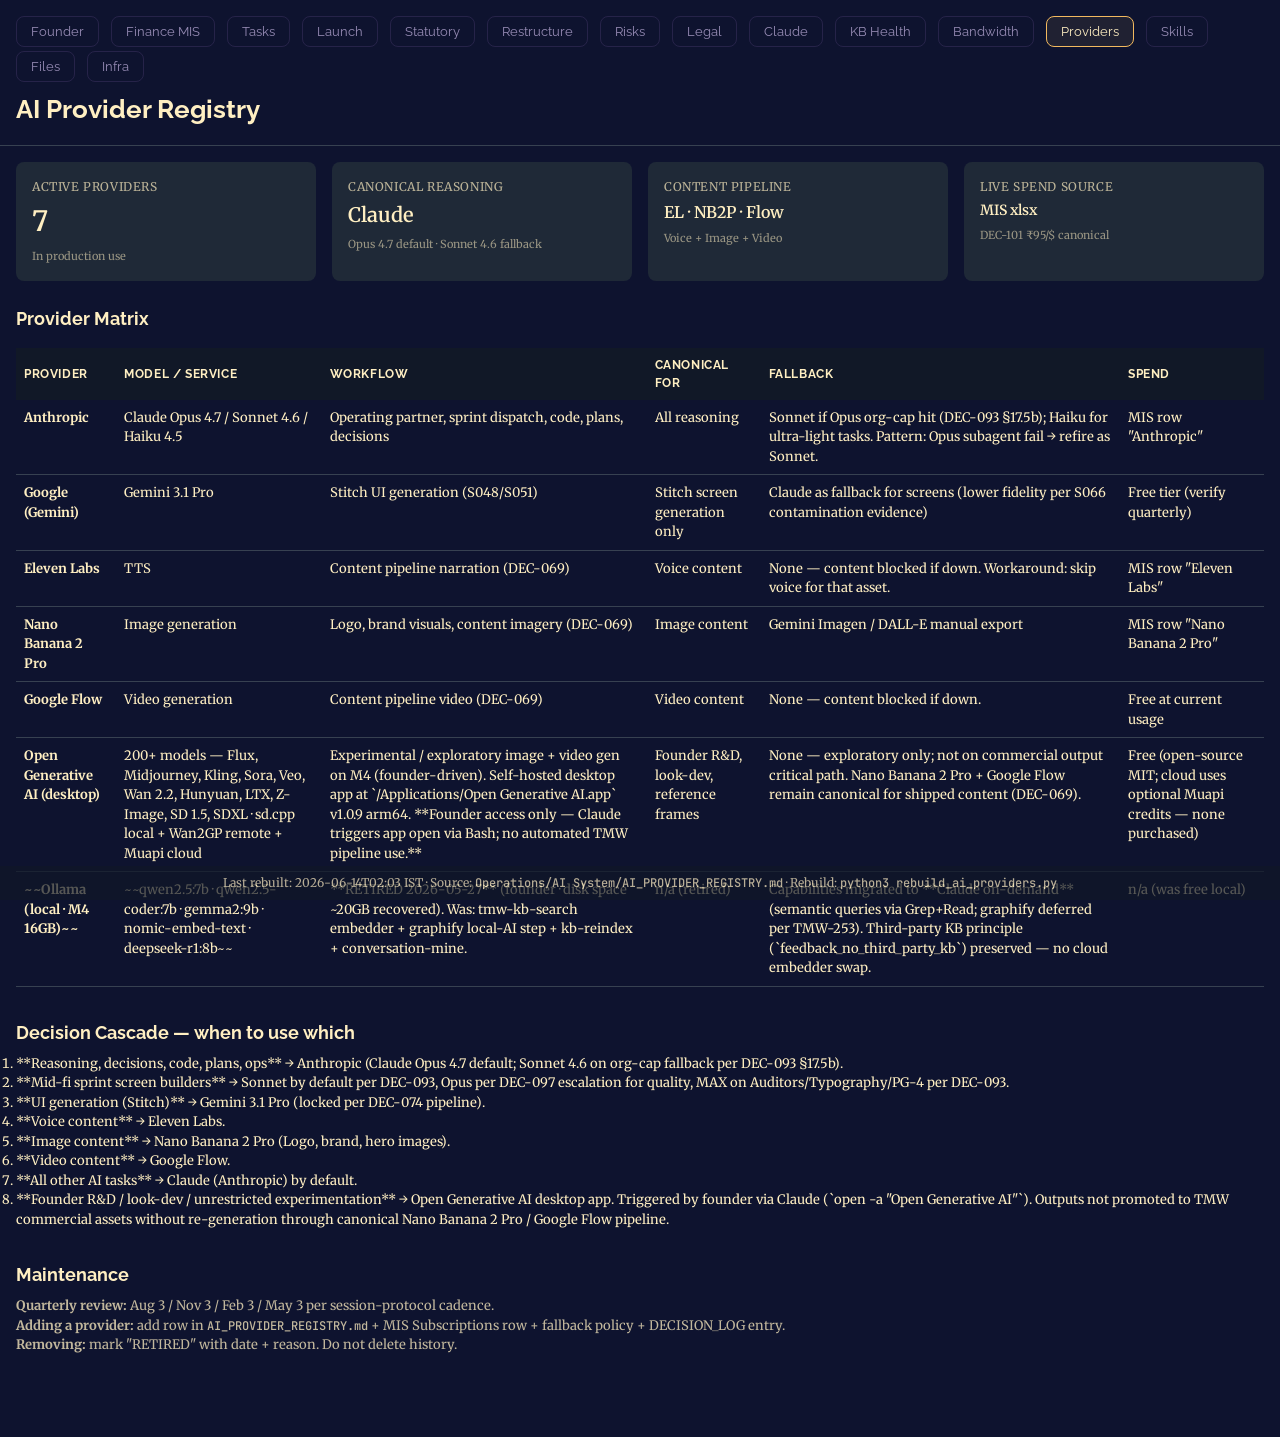
<file: ai-providers.html>
<!DOCTYPE html>
<html lang="en">
<head>
<meta charset="UTF-8">
<meta name="viewport" content="width=device-width, initial-scale=1.0">
<title>TMW AI Providers · Founder Control Panel</title>
<link rel="stylesheet" href="dashboard-tokens.css">
<link rel="stylesheet" href="dashboard-components.css">
<link rel="icon" href="logo.jpeg">
<style>
  .metric-row { display: grid; grid-template-columns: repeat(auto-fit, minmax(200px, 1fr)); gap: 16px; margin-bottom: 24px; }
  .metric { padding: 16px; border-radius: 8px; background: var(--surface-1, #1F2937); }
  .metric .label { font-size: 12px; opacity: 0.7; text-transform: uppercase; letter-spacing: 0.05em; }
  .metric .value { font-size: 28px; font-weight: 600; margin-top: 4px; }
  .metric .sub { font-size: 11px; opacity: 0.55; margin-top: 6px; }
  .badge { display: inline-block; padding: 2px 8px; border-radius: 4px; font-size: 11px; font-weight: 600; }
  .badge--urgent { background: #DC2626; color: white; }
  .badge--high { background: #F59E0B; color: white; }
  .badge--ok { background: #10B981; color: white; }
  .badge--info { background: #3B82F6; color: white; }
  .badge--default { background: #6B7280; color: white; }
  table.t { width: 100%; border-collapse: collapse; margin: 16px 0; }
  table.t th { background: var(--surface-2, #111827); padding: 8px; text-align: left; font-size: 12px; text-transform: uppercase; letter-spacing: 0.05em; }
  table.t td { padding: 8px; border-bottom: 1px solid var(--border, #374151); font-size: 13px; vertical-align: top; }
  .empty { padding: 16px; opacity: 0.6; font-style: italic; }
  section { margin-bottom: 32px; }
  h2 { margin: 24px 0 8px; font-size: 18px; }
  .stale-banner { position: sticky; bottom: 0; padding: 8px 16px; background: var(--surface-2, #111827); font-size: 12px; opacity: 0.7; text-align: center; }
  .ds-nav { flex-wrap: wrap; gap: 4px 12px; }
  .progress-bar { width: 100%; height: 8px; background: var(--surface-2, #111827); border-radius: 4px; overflow: hidden; }
  .progress-fill { height: 100%; transition: width 0.3s ease; }
  .progress-fill--green { background: #10B981; }
  .progress-fill--amber { background: #F59E0B; }
  .progress-fill--red { background: #DC2626; }
  /* --- Mobile (≤700px): scrollable nav, scrollable tables, stacked metrics --- */
  @media (max-width: 700px) {
    .ds-nav { display: flex; flex-wrap: nowrap; overflow-x: auto; -webkit-overflow-scrolling: touch; gap: 6px; padding-bottom: 4px; }
    .ds-nav a { flex: 0 0 auto; padding: 6px 10px; font-size: 12px; white-space: nowrap; }
    table.t { display: block; width: 100%; overflow-x: auto; white-space: nowrap; -webkit-overflow-scrolling: touch; }
  }
  @media (max-width: 480px) {
    .metric-row { grid-template-columns: 1fr; }
  }
  
</style>
</head>
<body>
<div class="app-shell">
  <header class="ds-header" style="padding: 16px; border-bottom: 1px solid var(--border, #374151);">
      <nav class="ds-nav">
        <a href="index.html">Founder</a>
        <a href="finance-mis.html">Finance MIS</a>
        <a href="tasks.html">Tasks</a>
        <a href="launch-readiness.html">Launch</a>
        <a href="statutory.html">Statutory</a>
        <a href="restructure.html">Restructure</a>
        <a href="risk-register.html">Risks</a>
        <a href="legal.html">Legal</a>
        <a href="claude-usage.html">Claude</a>
        <a href="kb-health.html">KB Health</a>
        <a href="bandwidth.html">Bandwidth</a>
        <a href="ai-providers.html" class="ds-nav-active">Providers</a>
        <a href="skills.html">Skills</a>
        <a href="folder-map.html">Files</a>
        <a href="infra.html">Infra</a>
      </nav>
    <h1 style="margin: 8px 0 0;">AI Provider Registry</h1>
  </header>

  <main style="padding: 16px;">
<div class="metric-row">
  <div class="metric">
    <div class="label">Active Providers</div>
    <div class="value">7</div>
    <div class="sub">In production use</div>
  </div>
  <div class="metric">
    <div class="label">Canonical Reasoning</div>
    <div class="value" style="font-size: 20px;">Claude</div>
    <div class="sub">Opus 4.7 default · Sonnet 4.6 fallback</div>
  </div>
  <div class="metric">
    <div class="label">Content Pipeline</div>
    <div class="value" style="font-size: 16px;">EL · NB2P · Flow</div>
    <div class="sub">Voice + Image + Video</div>
  </div>
  <div class="metric">
    <div class="label">Live Spend Source</div>
    <div class="value" style="font-size: 14px;">MIS xlsx</div>
    <div class="sub">DEC-101 ₹95/$ canonical</div>
  </div>
</div>

<section>
<h2>Provider Matrix</h2>
<table class="t">
  <thead><tr><th>Provider</th><th>Model / Service</th><th>Workflow</th><th>Canonical for</th><th>Fallback</th><th>Spend</th></tr></thead>
  <tbody>
<tr><td><strong>Anthropic</strong></td><td>Claude Opus 4.7 / Sonnet 4.6 / Haiku 4.5</td><td>Operating partner, sprint dispatch, code, plans, decisions</td><td>All reasoning</td><td>Sonnet if Opus org-cap hit (DEC-093 §17.5b); Haiku for ultra-light tasks. Pattern: Opus subagent fail → refire as Sonnet.</td><td>MIS row "Anthropic"</td></tr>
<tr><td><strong>Google (Gemini)</strong></td><td>Gemini 3.1 Pro</td><td>Stitch UI generation (S048/S051)</td><td>Stitch screen generation only</td><td>Claude as fallback for screens (lower fidelity per S066 contamination evidence)</td><td>Free tier (verify quarterly)</td></tr>
<tr><td><strong>Eleven Labs</strong></td><td>TTS</td><td>Content pipeline narration (DEC-069)</td><td>Voice content</td><td>None — content blocked if down. Workaround: skip voice for that asset.</td><td>MIS row "Eleven Labs"</td></tr>
<tr><td><strong>Nano Banana 2 Pro</strong></td><td>Image generation</td><td>Logo, brand visuals, content imagery (DEC-069)</td><td>Image content</td><td>Gemini Imagen / DALL-E manual export</td><td>MIS row "Nano Banana 2 Pro"</td></tr>
<tr><td><strong>Google Flow</strong></td><td>Video generation</td><td>Content pipeline video (DEC-069)</td><td>Video content</td><td>None — content blocked if down.</td><td>Free at current usage</td></tr>
<tr><td><strong>Open Generative AI (desktop)</strong></td><td>200+ models — Flux, Midjourney, Kling, Sora, Veo, Wan 2.2, Hunyuan, LTX, Z-Image, SD 1.5, SDXL · sd.cpp local + Wan2GP remote + Muapi cloud</td><td>Experimental / exploratory image + video gen on M4 (founder-driven). Self-hosted desktop app at `/Applications/Open Generative AI.app` v1.0.9 arm64. **Founder access only — Claude triggers app open via Bash; no automated TMW pipeline use.**</td><td>Founder R&D, look-dev, reference frames</td><td>None — exploratory only; not on commercial output critical path. Nano Banana 2 Pro + Google Flow remain canonical for shipped content (DEC-069).</td><td>Free (open-source MIT; cloud uses optional Muapi credits — none purchased)</td></tr>
<tr><td><strong>~~Ollama (local · M4 16GB)~~</strong></td><td>~~qwen2.5:7b · qwen2.5-coder:7b · gemma2:9b · nomic-embed-text · deepseek-r1:8b~~</td><td>**RETIRED 2026-05-27** (founder · disk space ~20GB recovered). Was: tmw-kb-search embedder + graphify local-AI step + kb-reindex + conversation-mine.</td><td>n/a (retired)</td><td>Capabilities migrated to **Claude on-demand** (semantic queries via Grep+Read; graphify deferred per TMW-253). Third-party KB principle (`feedback_no_third_party_kb`) preserved — no cloud embedder swap.</td><td>n/a (was free local)</td></tr>
  </tbody>
</table>
</section>

<section>
<h2>Decision Cascade — when to use which</h2>
<ol><li>**Reasoning, decisions, code, plans, ops** → Anthropic (Claude Opus 4.7 default; Sonnet 4.6 on org-cap fallback per DEC-093 §17.5b).</li><li>**Mid-fi sprint screen builders** → Sonnet by default per DEC-093, Opus per DEC-097 escalation for quality, MAX on Auditors/Typography/PG-4 per DEC-093.</li><li>**UI generation (Stitch)** → Gemini 3.1 Pro (locked per DEC-074 pipeline).</li><li>**Voice content** → Eleven Labs.</li><li>**Image content** → Nano Banana 2 Pro (Logo, brand, hero images).</li><li>**Video content** → Google Flow.</li><li>**All other AI tasks** → Claude (Anthropic) by default.</li><li>**Founder R&D / look-dev / unrestricted experimentation** → Open Generative AI desktop app. Triggered by founder via Claude (`open -a "Open Generative AI"`). Outputs not promoted to TMW commercial assets without re-generation through canonical Nano Banana 2 Pro / Google Flow pipeline.</li></ol>
</section>

<section>
<h2>Maintenance</h2>
<p style="font-size: 13px; opacity: 0.75;">
<strong>Quarterly review:</strong> Aug 3 / Nov 3 / Feb 3 / May 3 per session-protocol cadence.<br>
<strong>Adding a provider:</strong> add row in <code>AI_PROVIDER_REGISTRY.md</code> + MIS Subscriptions row + fallback policy + DECISION_LOG entry.<br>
<strong>Removing:</strong> mark "RETIRED" with date + reason. Do not delete history.
</p>
</section>

  </main>

  <div class="stale-banner">
    Last rebuilt: 2026-06-14T02:03 IST · Source: <code>Operations/AI System/AI_PROVIDER_REGISTRY.md</code> · Rebuild: <code>python3 rebuild_ai_providers.py</code>
  </div>
</div>
</body>
</html>
</file>
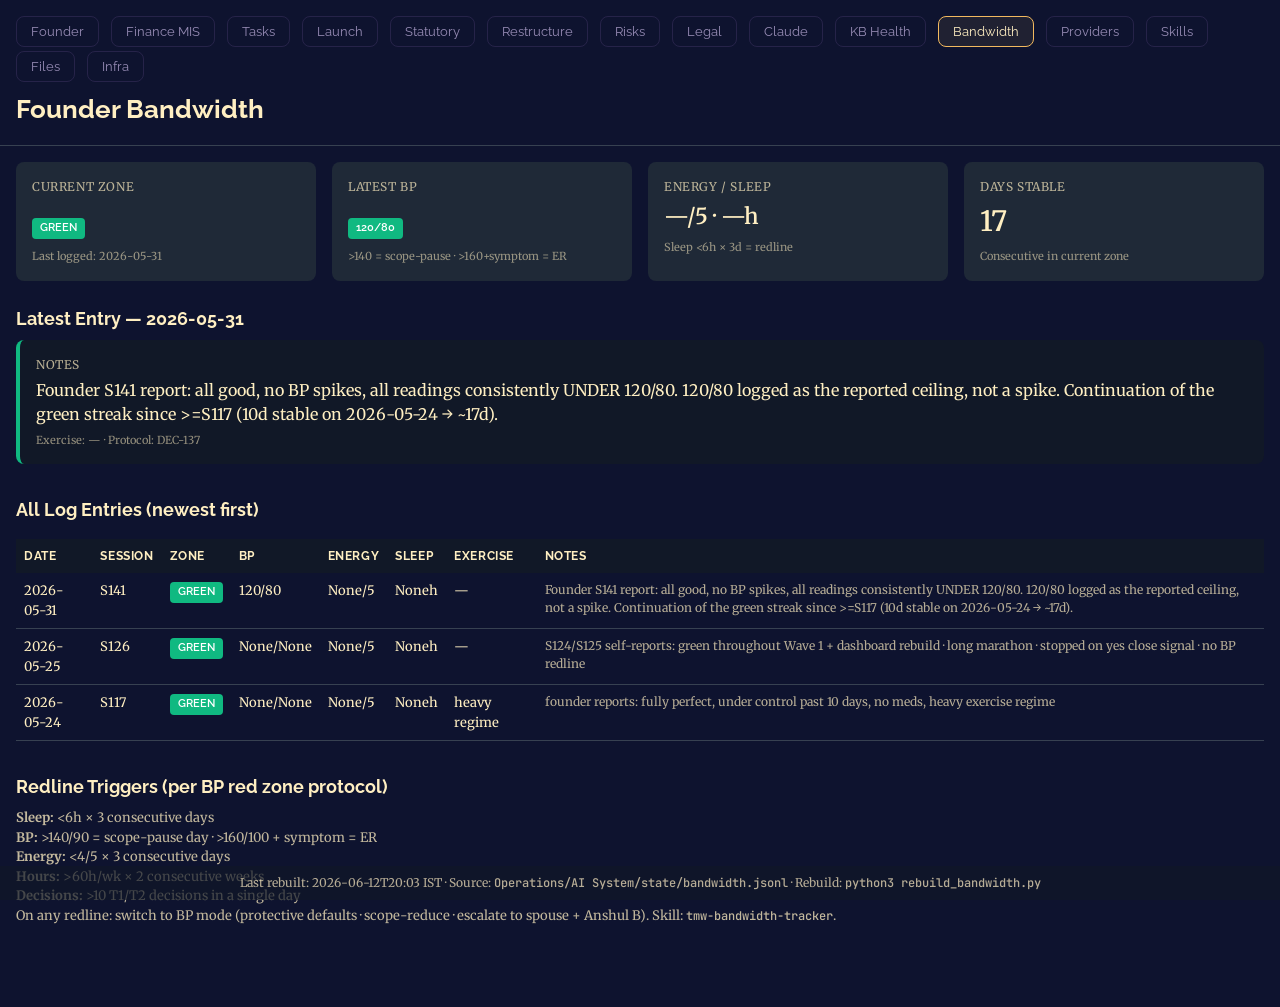
<file: bandwidth.html>
<!DOCTYPE html>
<html lang="en">
<head>
<meta charset="UTF-8">
<meta name="viewport" content="width=device-width, initial-scale=1.0">
<title>TMW Bandwidth · Founder Control Panel</title>
<link rel="stylesheet" href="dashboard-tokens.css">
<link rel="stylesheet" href="dashboard-components.css">
<link rel="icon" href="logo.jpeg">
<style>
  .metric-row { display: grid; grid-template-columns: repeat(auto-fit, minmax(200px, 1fr)); gap: 16px; margin-bottom: 24px; }
  .metric { padding: 16px; border-radius: 8px; background: var(--surface-1, #1F2937); }
  .metric .label { font-size: 12px; opacity: 0.7; text-transform: uppercase; letter-spacing: 0.05em; }
  .metric .value { font-size: 28px; font-weight: 600; margin-top: 4px; }
  .metric .sub { font-size: 11px; opacity: 0.55; margin-top: 6px; }
  .badge { display: inline-block; padding: 2px 8px; border-radius: 4px; font-size: 11px; font-weight: 600; }
  .badge--urgent { background: #DC2626; color: white; }
  .badge--high { background: #F59E0B; color: white; }
  .badge--ok { background: #10B981; color: white; }
  .badge--info { background: #3B82F6; color: white; }
  .badge--default { background: #6B7280; color: white; }
  table.t { width: 100%; border-collapse: collapse; margin: 16px 0; }
  table.t th { background: var(--surface-2, #111827); padding: 8px; text-align: left; font-size: 12px; text-transform: uppercase; letter-spacing: 0.05em; }
  table.t td { padding: 8px; border-bottom: 1px solid var(--border, #374151); font-size: 13px; vertical-align: top; }
  .empty { padding: 16px; opacity: 0.6; font-style: italic; }
  section { margin-bottom: 32px; }
  h2 { margin: 24px 0 8px; font-size: 18px; }
  .stale-banner { position: sticky; bottom: 0; padding: 8px 16px; background: var(--surface-2, #111827); font-size: 12px; opacity: 0.7; text-align: center; }
  .ds-nav { flex-wrap: wrap; gap: 4px 12px; }
  .progress-bar { width: 100%; height: 8px; background: var(--surface-2, #111827); border-radius: 4px; overflow: hidden; }
  .progress-fill { height: 100%; transition: width 0.3s ease; }
  .progress-fill--green { background: #10B981; }
  .progress-fill--amber { background: #F59E0B; }
  .progress-fill--red { background: #DC2626; }
  /* --- Mobile (≤700px): scrollable nav, scrollable tables, stacked metrics --- */
  @media (max-width: 700px) {
    .ds-nav { display: flex; flex-wrap: nowrap; overflow-x: auto; -webkit-overflow-scrolling: touch; gap: 6px; padding-bottom: 4px; }
    .ds-nav a { flex: 0 0 auto; padding: 6px 10px; font-size: 12px; white-space: nowrap; }
    table.t { display: block; width: 100%; overflow-x: auto; white-space: nowrap; -webkit-overflow-scrolling: touch; }
  }
  @media (max-width: 480px) {
    .metric-row { grid-template-columns: 1fr; }
  }
  
</style>
</head>
<body>
<div class="app-shell">
  <header class="ds-header" style="padding: 16px; border-bottom: 1px solid var(--border, #374151);">
      <nav class="ds-nav">
        <a href="index.html">Founder</a>
        <a href="finance-mis.html">Finance MIS</a>
        <a href="tasks.html">Tasks</a>
        <a href="launch-readiness.html">Launch</a>
        <a href="statutory.html">Statutory</a>
        <a href="restructure.html">Restructure</a>
        <a href="risk-register.html">Risks</a>
        <a href="legal.html">Legal</a>
        <a href="claude-usage.html">Claude</a>
        <a href="kb-health.html">KB Health</a>
        <a href="bandwidth.html" class="ds-nav-active">Bandwidth</a>
        <a href="ai-providers.html">Providers</a>
        <a href="skills.html">Skills</a>
        <a href="folder-map.html">Files</a>
        <a href="infra.html">Infra</a>
      </nav>
    <h1 style="margin: 8px 0 0;">Founder Bandwidth</h1>
  </header>

  <main style="padding: 16px;">
<div class="metric-row">
  <div class="metric">
    <div class="label">Current Zone</div>
    <div class="value"><span class="badge badge--ok">GREEN</span></div>
    <div class="sub">Last logged: 2026-05-31</div>
  </div>
  <div class="metric">
    <div class="label">Latest BP</div>
    <div class="value"><span class="badge badge--ok">120/80</span></div>
    <div class="sub">&gt;140 = scope-pause · &gt;160+symptom = ER</div>
  </div>
  <div class="metric">
    <div class="label">Energy / Sleep</div>
    <div class="value" style="font-size: 22px;">—/5 · —h</div>
    <div class="sub">Sleep &lt;6h × 3d = redline</div>
  </div>
  <div class="metric">
    <div class="label">Days Stable</div>
    <div class="value">17</div>
    <div class="sub">Consecutive in current zone</div>
  </div>
</div>

<section>
<h2>Latest Entry — 2026-05-31</h2>
<div class="metric" style="background: var(--surface-2, #111827); border-left: 4px solid #10B981;">
  <div class="label">Notes</div>
  <div class="value" style="font-size: 16px; font-weight: 400;">Founder S141 report: all good, no BP spikes, all readings consistently UNDER 120/80. 120/80 logged as the reported ceiling, not a spike. Continuation of the green streak since >=S117 (10d stable on 2026-05-24 → ~17d).</div>
  <div class="sub">Exercise: — · Protocol: DEC-137</div>
</div>
</section>

<section>
<h2>All Log Entries (newest first)</h2>
<table class="t">
  <thead><tr><th>Date</th><th>Session</th><th>Zone</th><th>BP</th><th>Energy</th><th>Sleep</th><th>Exercise</th><th>Notes</th></tr></thead>
  <tbody>
<tr><td>2026-05-31</td><td>S141</td><td><span class="badge badge--ok">GREEN</span></td><td>120/80</td><td>None/5</td><td>Noneh</td><td>—</td><td style="font-size: 12px; opacity: 0.7;">Founder S141 report: all good, no BP spikes, all readings consistently UNDER 120/80. 120/80 logged as the reported ceiling, not a spike. Continuation of the green streak since >=S117 (10d stable on 2026-05-24 → ~17d).</td></tr>
<tr><td>2026-05-25</td><td>S126</td><td><span class="badge badge--ok">GREEN</span></td><td>None/None</td><td>None/5</td><td>Noneh</td><td>—</td><td style="font-size: 12px; opacity: 0.7;">S124/S125 self-reports: green throughout Wave 1 + dashboard rebuild · long marathon · stopped on yes close signal · no BP redline</td></tr>
<tr><td>2026-05-24</td><td>S117</td><td><span class="badge badge--ok">GREEN</span></td><td>None/None</td><td>None/5</td><td>Noneh</td><td>heavy regime</td><td style="font-size: 12px; opacity: 0.7;">founder reports: fully perfect, under control past 10 days, no meds, heavy exercise regime</td></tr>
  </tbody>
</table>
</section>

<section>
<h2>Redline Triggers (per BP red zone protocol)</h2>
<p style="font-size: 13px; opacity: 0.75;">
<strong>Sleep:</strong> &lt;6h × 3 consecutive days<br>
<strong>BP:</strong> &gt;140/90 = scope-pause day · &gt;160/100 + symptom = ER<br>
<strong>Energy:</strong> &lt;4/5 × 3 consecutive days<br>
<strong>Hours:</strong> &gt;60h/wk × 2 consecutive weeks<br>
<strong>Decisions:</strong> &gt;10 T1/T2 decisions in a single day<br>
On any redline: switch to BP mode (protective defaults · scope-reduce · escalate to spouse + Anshul B). Skill: <code>tmw-bandwidth-tracker</code>.
</p>
</section>

  </main>

  <div class="stale-banner">
    Last rebuilt: 2026-06-12T20:03 IST · Source: <code>Operations/AI System/state/bandwidth.jsonl</code> · Rebuild: <code>python3 rebuild_bandwidth.py</code>
  </div>
</div>
</body>
</html>
</file>
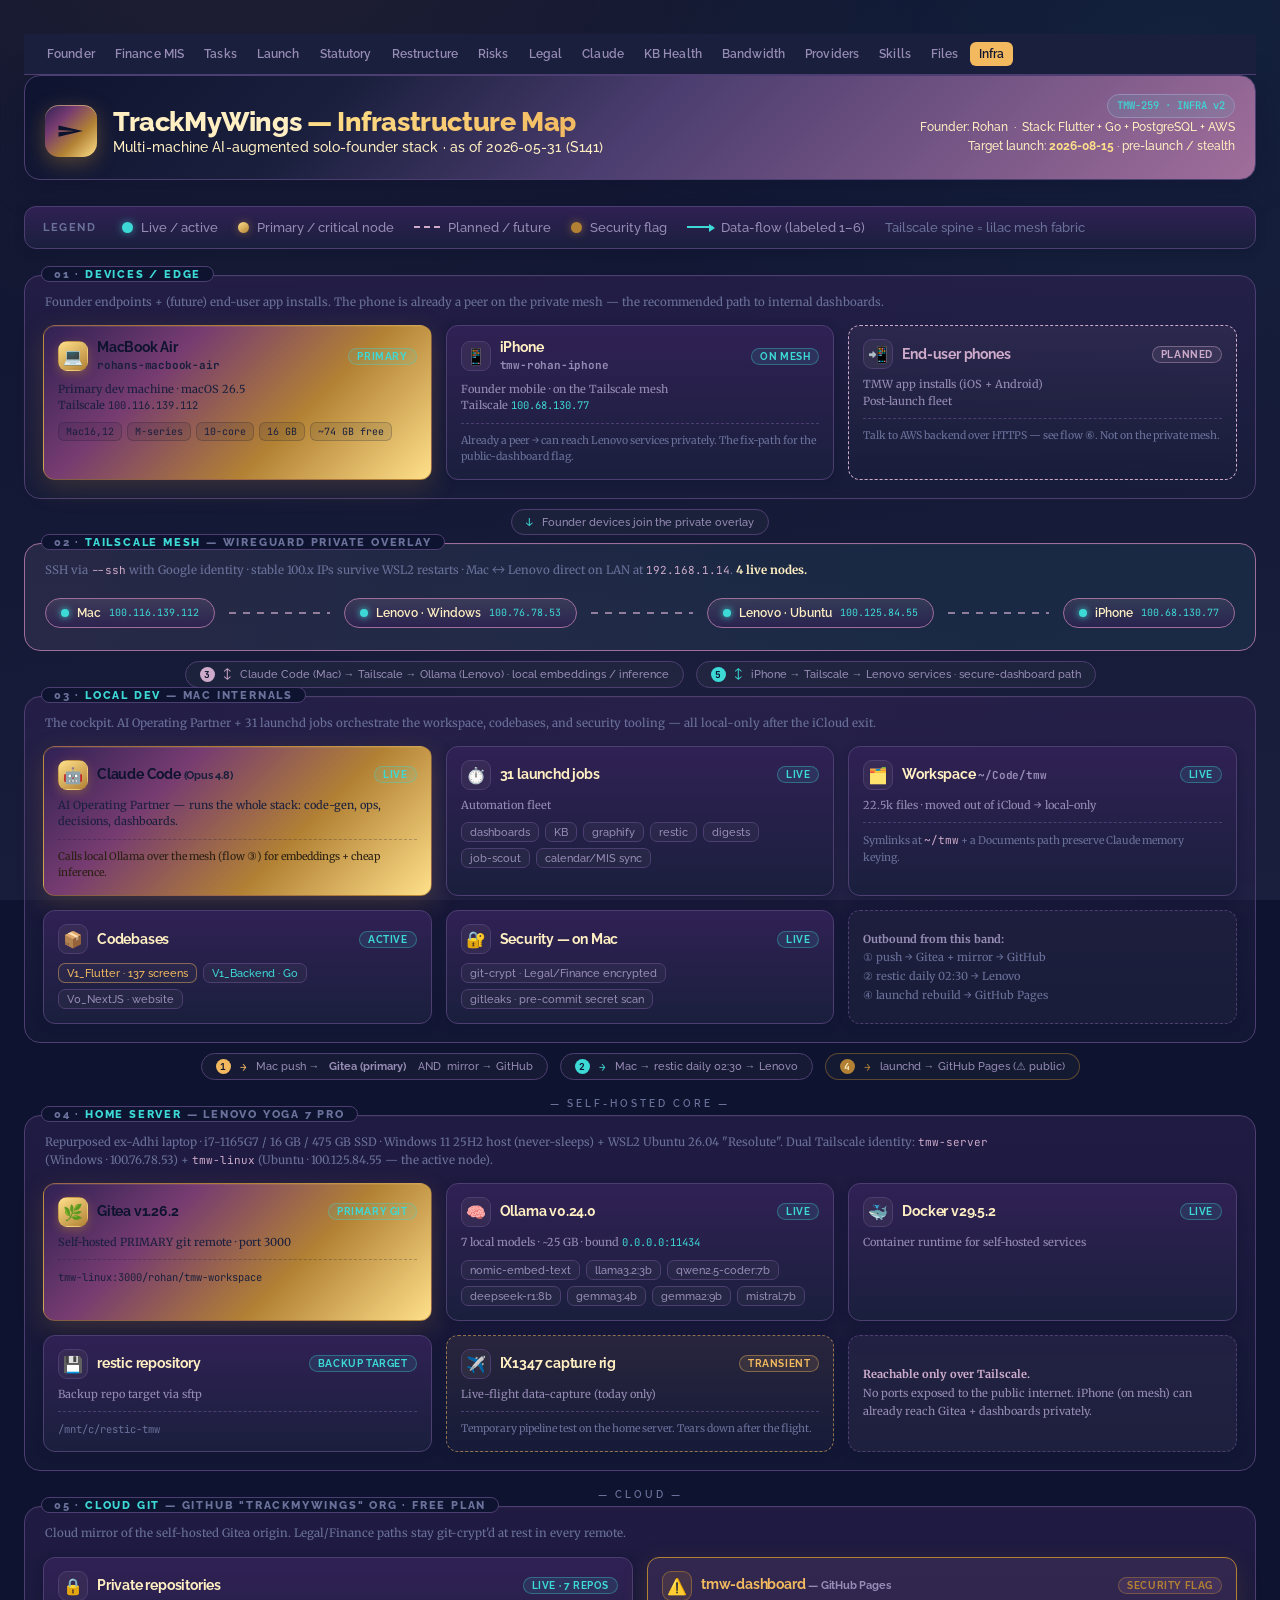
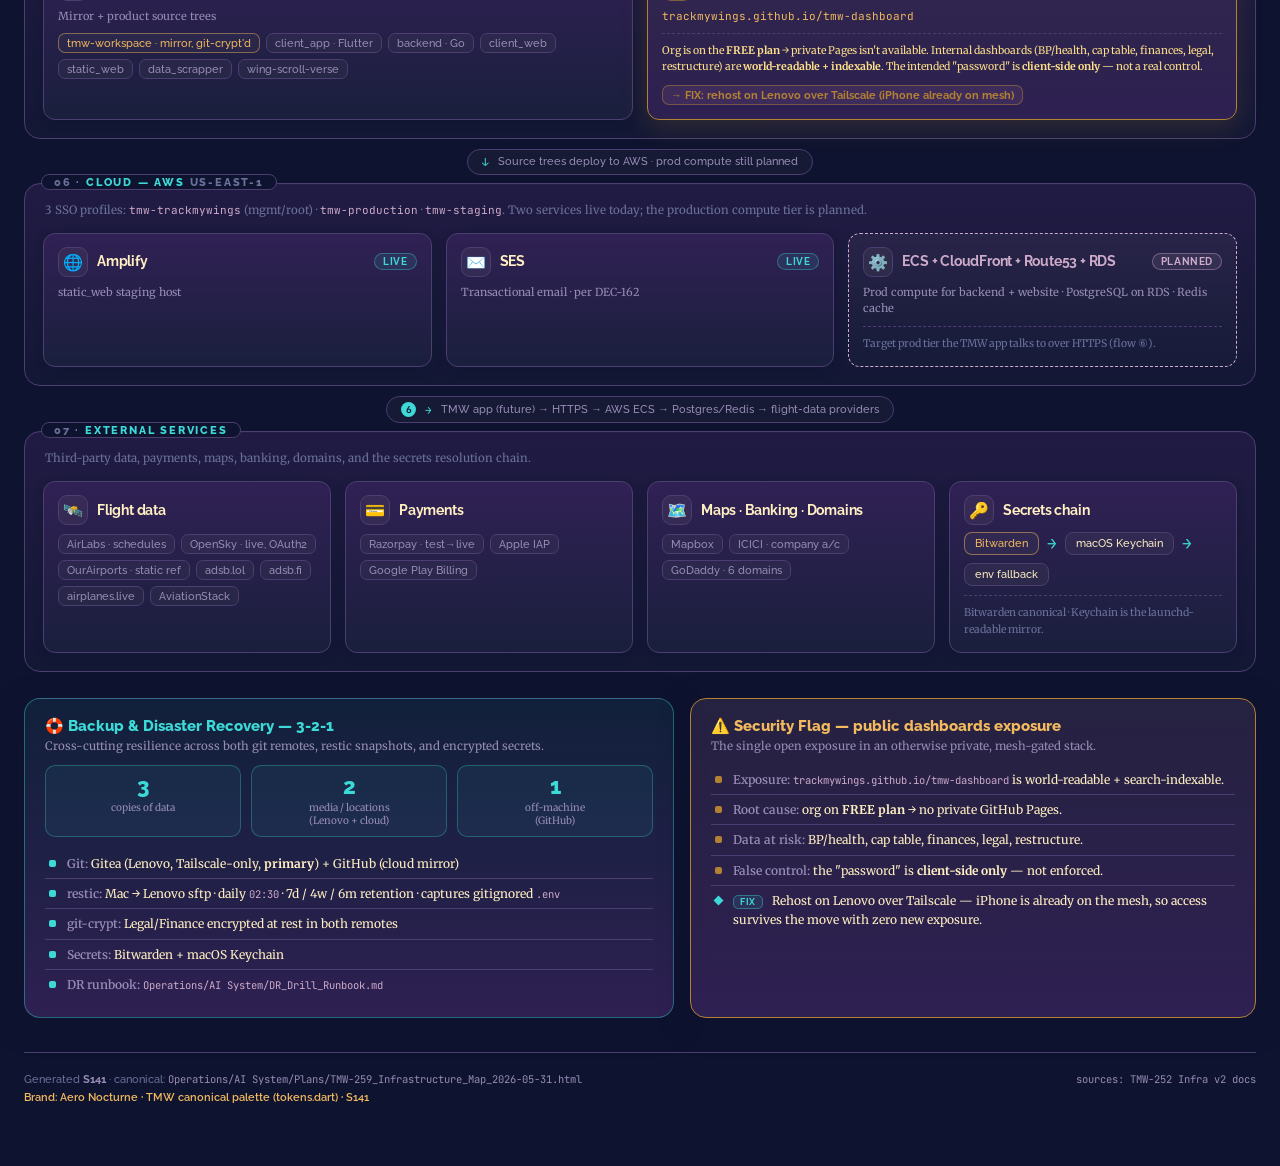
<file: infra.html>
<!DOCTYPE html>
<html lang="en">
<head>
<meta charset="UTF-8" />
<meta name="viewport" content="width=device-width, initial-scale=1.0" />
<title>TrackMyWings — Infrastructure Map</title>
<style>
  @import url('https://fonts.googleapis.com/css2?family=Raleway:wght@500;600;700;800&family=Merriweather:wght@400;700&family=JetBrains+Mono:wght@400;500&display=swap');

  /* =========================================================================
     TrackMyWings — Infrastructure Map · Aero Nocturne (TMW canonical brand)
     Re-skinned to brand tokens (tokens.dart) · S141
     100% self-contained · inline CSS + one Google Fonts @import · no other requests
     ========================================================================= */

  :root {
    /* Surfaces — Aero Nocturne (dark, default) */
    --bg-0: #0E132F;   /* Haiti — page canvas */
    --bg-1: #1A1F3D;   /* Port Gore — sub-surface */
    --card: #302154;   /* Deep Port Gore — cards */
    --card-2: #1A1F3D; /* Port Gore — card base / gradient end */
    --hair: #4C3E70;   /* East Bay — subtle border */
    --hair-soft: #4C3E70; /* East Bay — soft hairline */

    /* Text */
    --text: #FFEFC2;   /* Egg White — primary */
    --muted: #978CB5;  /* Amethyst Smoke — secondary */
    --faint: #6A719A;  /* Lynch — muted */

    /* Accents */
    --gold-1: #F2B95F; /* Cream Can */
    --gold-2: #B28134; /* Copper (deep gold) */
    --gold-3: #FFE08A; /* Salomie (bright gold) */
    --lilac: #CEABCA;  /* Lilac — links / planned */
    --cyan: #3DD9D6;   /* Cockpit Cyan — flow / IPs */
    --green: #3DD9D6;  /* Cockpit Cyan — live / active */
    --red: #B28134;    /* Copper — warning (brand has no pure red) */
    --cosmic: #773C71; /* Cosmic — accent */
    --strike: #A06E9B; /* Strikemaster — accent */

    --shadow: 0 8px 28px rgba(14,19,47,.55);
    --shadow-sm: 0 2px 10px rgba(14,19,47,.45);
    --radius: 12px;

    --font: 'Raleway', sans-serif;       /* headings / labels / nav */
    --font-body: 'Merriweather', serif;  /* body text */
    --mono: 'JetBrains Mono', monospace; /* IPs / codes */
  }

  * { box-sizing: border-box; }

  html, body {
    margin: 0;
    padding: 0;
    background: var(--bg-0);
    color: var(--text);
    font-family: var(--font-body);
    -webkit-font-smoothing: antialiased;
    text-rendering: optimizeLegibility;
  }

  body {
    background:
      radial-gradient(1200px 700px at 18% -8%, rgba(242,185,95,.07), transparent 60%),
      radial-gradient(1100px 800px at 92% 4%, rgba(61,217,214,.06), transparent 55%),
      radial-gradient(1000px 900px at 50% 120%, rgba(160,110,155,.10), transparent 60%),
      linear-gradient(170deg, #0E132F 0%, #131835 40%, #1A1F3D 100%);
    background-attachment: fixed;
    padding: 34px 24px 60px;
  }

  .wrap {
    max-width: 1440px;
    margin: 0 auto;
  }

  /* ---------------------------------------------------------------- HEADER */
  header.masthead {
    display: flex;
    align-items: flex-end;
    justify-content: space-between;
    flex-wrap: wrap;
    gap: 18px;
    padding: 18px 20px 22px;
    border-radius: 16px;
    border: 1px solid var(--hair);
    background: linear-gradient(135deg,#0E132F,#1A1F3D 25%,#4C3E70 50%,#A06E9B 100%);
    box-shadow: var(--shadow);
    margin-bottom: 26px;
  }
  .brandblock { display: flex; align-items: center; gap: 16px; }
  .logo-mark {
    width: 52px; height: 52px;
    border-radius: 14px;
    flex: 0 0 auto;
    background: linear-gradient(135deg,#302154 0%,#773C71 30%,#B28134 64%,#FFE08A 100%);
    display: flex; align-items: center; justify-content: center;
    box-shadow: 0 6px 20px rgba(178,129,52,.40), inset 0 1px 0 rgba(255,224,138,.5);
  }
  .logo-mark svg { width: 30px; height: 30px; display: block; }
  h1 {
    font-family: var(--font);
    font-size: 27px;
    font-weight: 800;
    letter-spacing: -.4px;
    margin: 0 0 3px;
    line-height: 1.1;
    color: var(--text);
  }
  h1 .tmw-accent {
    background: linear-gradient(120deg, var(--gold-3), var(--gold-1));
    -webkit-background-clip: text;
    background-clip: text;
    -webkit-text-fill-color: transparent;
  }
  .subtitle {
    font-family: var(--font);
    color: var(--text);
    font-size: 13.5px;
    font-weight: 500;
    margin: 0;
    letter-spacing: .1px;
  }
  .masthead-meta {
    text-align: right;
    font-family: var(--font);
    font-size: 11.5px;
    font-weight: 500;
    color: var(--text);
    line-height: 1.7;
  }
  .masthead-meta .pill {
    display: inline-block;
    font-family: var(--mono);
    font-size: 10.5px;
    color: var(--cyan);
    border: 1px solid var(--border-strong, #978CB5);
    background: rgba(61,217,214,.10);
    padding: 2px 9px;
    border-radius: 20px;
  }

  /* ---------------------------------------------------------------- LEGEND */
  .legend {
    display: flex;
    flex-wrap: wrap;
    gap: 8px 20px;
    align-items: center;
    background: linear-gradient(180deg, var(--card), var(--card-2));
    border: 1px solid var(--hair);
    border-radius: var(--radius);
    padding: 13px 18px;
    margin-bottom: 26px;
    box-shadow: var(--shadow-sm);
  }
  .legend .legend-title {
    font-family: var(--font);
    font-size: 11px;
    text-transform: uppercase;
    letter-spacing: 1.5px;
    color: var(--faint);
    font-weight: 700;
    margin-right: 6px;
  }
  .legend-item {
    display: flex; align-items: center; gap: 8px;
    font-family: var(--font);
    font-weight: 500;
    font-size: 12.5px; color: var(--muted);
  }
  .dot { width: 11px; height: 11px; border-radius: 50%; flex: 0 0 auto; }
  .dot.live   { background: var(--green); box-shadow: 0 0 8px rgba(61,217,214,.6); }
  .dot.gold   { background: linear-gradient(145deg,var(--gold-3),var(--gold-2)); box-shadow: 0 0 8px rgba(178,129,52,.55); }
  .dot.flag   { background: var(--red); box-shadow: 0 0 8px rgba(178,129,52,.6); }
  .swatch-dashed {
    width: 26px; height: 0;
    border-top: 2px dashed var(--lilac);
    flex: 0 0 auto;
  }
  .swatch-flow {
    width: 26px; height: 0;
    border-top: 2px solid var(--cyan);
    position: relative; flex: 0 0 auto;
  }
  .swatch-flow::after {
    content: ""; position: absolute; right: -2px; top: -4px;
    border-left: 6px solid var(--cyan);
    border-top: 4px solid transparent;
    border-bottom: 4px solid transparent;
  }

  /* ---------------------------------------------------------------- BANDS */
  .band {
    position: relative;
    border: 1px solid var(--hair);
    border-radius: 16px;
    padding: 16px 18px 18px;
    margin-bottom: 14px;
    background:
      linear-gradient(180deg, rgba(48,33,84,.55), rgba(26,31,61,.40));
    box-shadow: inset 0 1px 0 rgba(255,224,138,.03);
  }
  .band-label {
    position: absolute;
    top: -10px; left: 16px;
    font-family: var(--font);
    font-size: 10.5px;
    font-weight: 800;
    letter-spacing: 1.8px;
    text-transform: uppercase;
    color: var(--faint);
    background: var(--bg-0);
    padding: 1px 12px;
    border: 1px solid var(--hair);
    border-radius: 20px;
  }
  .band-label .zone-accent { color: var(--cyan); }
  .band-sub {
    color: var(--faint);
    font-size: 11.5px;
    margin: 2px 2px 14px;
    line-height: 1.5;
    max-width: 1000px;
  }
  .band-sub code, .mono { font-family: var(--mono); color: var(--lilac); font-size: 11px; }

  /* highlight band for the Tailscale spine */
  .band.spine {
    background:
      linear-gradient(100deg, rgba(206,171,202,.10), rgba(61,217,214,.07) 70%);
    border-color: var(--strike);
  }

  /* ---------------------------------------------------------------- GRID */
  .row {
    display: grid;
    gap: 14px;
  }
  .cols-2 { grid-template-columns: repeat(2, 1fr); }
  .cols-3 { grid-template-columns: repeat(3, 1fr); }
  .cols-4 { grid-template-columns: repeat(4, 1fr); }
  .cols-5 { grid-template-columns: repeat(5, 1fr); }

  /* ---------------------------------------------------------------- NODES */
  .node {
    position: relative;
    background: linear-gradient(180deg, var(--card), var(--card-2));
    border: 1px solid var(--hair);
    border-radius: var(--radius);
    padding: 13px 14px 14px;
    box-shadow: var(--shadow-sm);
    transition: transform .12s ease;
  }
  .node:hover { transform: translateY(-2px); }
  .node .node-head {
    display: flex; align-items: center; gap: 9px;
    margin-bottom: 7px;
  }
  .node .ttl {
    font-family: var(--font);
    font-size: 13.5px; font-weight: 700; letter-spacing: -.2px;
    line-height: 1.25;
    color: var(--text);
  }
  .node .sub {
    font-size: 11px; color: var(--muted); line-height: 1.5;
  }
  .node .sub .ip {
    font-family: var(--mono); color: var(--cyan); font-size: 10.5px;
  }
  .node .meta {
    margin-top: 9px;
    padding-top: 9px;
    border-top: 1px dashed var(--hair-soft);
    font-size: 10.5px; color: var(--faint); line-height: 1.55;
  }
  .node ul.spec {
    margin: 8px 0 0; padding: 0; list-style: none;
    display: flex; flex-wrap: wrap; gap: 5px;
  }
  .node ul.spec li {
    font-family: var(--mono); font-size: 10px;
    color: var(--muted);
    background: rgba(255,239,194,.04);
    border: 1px solid var(--hair-soft);
    border-radius: 6px;
    padding: 2px 7px;
  }

  /* status badge */
  .badge {
    margin-left: auto;
    font-family: var(--font);
    font-size: 9.5px; font-weight: 700;
    letter-spacing: .6px; text-transform: uppercase;
    padding: 2px 8px; border-radius: 20px;
    flex: 0 0 auto;
  }
  .badge.live { color: var(--green); border: 1px solid rgba(61,217,214,.35); background: rgba(61,217,214,.10); }
  .badge.planned { color: var(--lilac); border: 1px solid rgba(206,171,202,.40); background: rgba(206,171,202,.10); }
  .badge.transient { color: var(--gold-1); border: 1px solid rgba(242,185,95,.40); background: rgba(242,185,95,.10); }
  .badge.flag { color: var(--gold-2); border: 1px solid rgba(178,129,52,.45); background: rgba(160,110,155,.16); }

  /* glyph chip */
  .glyph {
    width: 30px; height: 30px; border-radius: 9px; flex: 0 0 auto;
    display: flex; align-items: center; justify-content: center;
    background: rgba(255,239,194,.05);
    border: 1px solid var(--hair);
    font-size: 16px; line-height: 1;
  }
  .glyph svg { width: 17px; height: 17px; }

  /* PRIMARY / gold node treatment */
  .node.primary {
    border-color: rgba(178,129,52,.60);
    background:
      linear-gradient(135deg,#302154 0%,#773C71 30%,#B28134 64%,#FFE08A 100%);
    box-shadow: 0 8px 26px rgba(178,129,52,.22), inset 0 1px 0 rgba(255,224,138,.10);
  }
  .node.primary .glyph {
    background: linear-gradient(145deg, var(--gold-3), var(--gold-2));
    border-color: transparent;
    box-shadow: 0 3px 10px rgba(178,129,52,.45);
  }
  .node.primary .ttl { color: #0E132F; }
  .node.primary .sub { color: #1A1F3D; }
  .node.primary .meta { color: #2a1f12; border-top-color: rgba(14,19,47,.25); }
  .node.primary .sub .ip { color: #1A1F3D; }
  .node.primary ul.spec li { color: #1A1F3D; background: rgba(14,19,47,.10); border-color: rgba(14,19,47,.20); }

  /* PLANNED node treatment — dashed Lilac */
  .node.planned {
    border: 1.5px dashed var(--lilac);
    background: linear-gradient(180deg, rgba(206,171,202,.07), rgba(26,31,61,.5));
    box-shadow: none;
  }
  .node.planned .ttl { color: var(--lilac); }

  /* FLAGGED node treatment — Copper alert (no red) */
  .node.flagged {
    border: 1.5px solid var(--gold-2);
    background:
      linear-gradient(180deg, rgba(160,110,155,.16), rgba(48,33,84,.92));
    box-shadow: 0 8px 26px rgba(178,129,52,.18);
  }
  .node.flagged .ttl { color: var(--gold-1); }
  .node.flagged .glyph { border-color: rgba(178,129,52,.55); background: rgba(178,129,52,.16); }

  /* transient node — Cream Can amber */
  .node.transient {
    border: 1.5px dashed rgba(242,185,95,.55);
    background: linear-gradient(180deg, rgba(242,185,95,.08), rgba(26,31,61,.5));
  }

  /* sub-list of repos / services inside a node */
  .chips { display: flex; flex-wrap: wrap; gap: 6px; margin-top: 9px; }
  .chip {
    font-family: var(--font);
    font-weight: 500;
    font-size: 10.5px;
    border: 1px solid var(--hair);
    border-radius: 7px;
    padding: 3px 8px;
    color: var(--muted);
    background: rgba(255,239,194,.03);
  }
  .chip.warn { color: var(--gold-2); border-color: rgba(178,129,52,.50); background: rgba(160,110,155,.14); font-weight: 700; }
  .chip.go   { color: var(--cyan); }
  .chip.gold { color: var(--gold-1); border-color: rgba(242,185,95,.45); }

  /* ------------------------------------------------------ SPINE / MESH bar */
  .mesh-bar {
    display: flex; align-items: center; gap: 14px; flex-wrap: wrap;
    padding: 4px 2px;
  }
  .mesh-node {
    display: flex; align-items: center; gap: 8px;
    border: 1px solid var(--strike);
    border-radius: 40px;
    padding: 7px 15px;
    background: linear-gradient(180deg, rgba(206,171,202,.14), rgba(48,33,84,.7));
    font-family: var(--font);
    font-weight: 600;
    font-size: 12px;
    color: var(--text);
  }
  .mesh-node .mdot { width: 8px; height: 8px; border-radius: 50%; background: var(--green); box-shadow: 0 0 7px var(--green); }
  .mesh-node .mip { font-family: var(--mono); font-weight: 400; font-size: 10px; color: var(--cyan); }
  .mesh-link {
    flex: 1 1 30px; min-width: 26px; height: 2px;
    background: repeating-linear-gradient(90deg, var(--lilac) 0 7px, transparent 7px 14px);
    opacity: .65;
  }

  /* ----------------------------------------------------- CONNECTOR ARROWS  */
  .flow-rail {
    display: flex; align-items: center; justify-content: center;
    gap: 10px;
    margin: -2px 0 6px;
  }
  .flow-arrow {
    display: inline-flex; align-items: center; gap: 8px;
    font-size: 10.5px; color: var(--muted);
    font-family: var(--mono);
  }
  .flow-line {
    position: relative; width: 60px; height: 2px;
    background: linear-gradient(90deg, var(--cyan), rgba(61,217,214,.2));
  }
  .flow-line::after {
    content: ""; position: absolute; right: -1px; top: -4px;
    border-left: 7px solid var(--cyan);
    border-top: 5px solid transparent;
    border-bottom: 5px solid transparent;
  }
  .flow-line.up { background: linear-gradient(90deg, var(--lilac), rgba(206,171,202,.2)); }
  .flow-line.up::after { border-left-color: var(--lilac); }
  .flow-line.flag-line { background: linear-gradient(90deg, var(--red), rgba(178,129,52,.25)); }
  .flow-line.flag-line::after { border-left-color: var(--red); }

  /* a labeled vertical band-to-band connector caption */
  .band-link {
    display: flex; align-items: center; gap: 12px;
    justify-content: center;
    margin: -4px 0 8px;
    flex-wrap: wrap;
  }
  .band-link .conn {
    display: inline-flex; align-items: center; gap: 9px;
    font-family: var(--font);
    font-weight: 500;
    font-size: 11px; color: var(--muted);
    background: rgba(255,239,194,.03);
    border: 1px solid var(--hair-soft);
    border-radius: 30px;
    padding: 5px 14px;
  }
  .band-link .conn .arr { color: var(--cyan); font-family: var(--mono); font-weight: 700; }
  .band-link .conn.up .arr { color: var(--lilac); }
  .band-link .conn.flag { border-color: rgba(178,129,52,.45); }
  .band-link .conn.flag .arr { color: var(--red); }
  .band-link .conn.gold .arr { color: var(--gold-1); }
  .band-link .conn .num {
    font-family: var(--mono); font-size: 9.5px; color: var(--bg-0);
    background: var(--cyan); border-radius: 50%;
    width: 15px; height: 15px; display: inline-flex;
    align-items: center; justify-content: center; font-weight: 700;
  }
  .band-link .conn.up .num { background: var(--lilac); }
  .band-link .conn.flag .num { background: var(--red); color: var(--text); }
  .band-link .conn.gold .num { background: var(--gold-1); }

  /* ---------------------------------------------------------- CALLOUT CARDS */
  .callouts { display: grid; grid-template-columns: 1.15fr 1fr; gap: 16px; margin-top: 26px; }
  .callout {
    border-radius: 16px; padding: 18px 20px;
    border: 1px solid var(--hair);
    background: linear-gradient(180deg, var(--card), var(--card-2));
    box-shadow: var(--shadow);
  }
  .callout.dr { border-color: rgba(61,217,214,.40); background: linear-gradient(180deg, rgba(61,217,214,.07), rgba(48,33,84,.95)); }
  .callout.sec { border-color: var(--gold-2); background: linear-gradient(180deg, rgba(160,110,155,.16), rgba(48,33,84,.95)); }
  .callout h3 {
    font-family: var(--font);
    margin: 0 0 4px; font-size: 15px; font-weight: 800;
    display: flex; align-items: center; gap: 9px;
  }
  .callout.dr h3 { color: var(--cyan); }
  .callout.sec h3 { color: var(--gold-1); }
  .callout .co-sub { font-size: 11.5px; color: var(--muted); margin: 0 0 12px; }
  .callout .three21 {
    display: flex; gap: 10px; margin-bottom: 12px; flex-wrap: wrap;
  }
  .three21 .num-card {
    flex: 1 1 90px; text-align: center;
    border: 1px solid rgba(61,217,214,.30);
    border-radius: 10px; padding: 9px 6px;
    background: rgba(61,217,214,.06);
  }
  .three21 .num-card .big { font-family: var(--font); font-size: 22px; font-weight: 800; color: var(--green); line-height: 1; }
  .three21 .num-card .lbl { font-size: 10px; color: var(--muted); margin-top: 4px; line-height: 1.3; }

  .callout ul { margin: 0; padding-left: 0; list-style: none; }
  .callout li {
    font-size: 12px; color: var(--text); line-height: 1.6;
    padding: 5px 0 5px 22px; position: relative;
    border-top: 1px solid var(--hair-soft);
  }
  .callout li:first-child { border-top: none; }
  .callout li::before {
    content: ""; position: absolute; left: 4px; top: 11px;
    width: 7px; height: 7px; border-radius: 2px;
  }
  .callout.dr li::before { background: var(--green); }
  .callout.sec li.bad::before { background: var(--red); }
  .callout.sec li.fix::before { background: var(--cyan); transform: rotate(45deg); border-radius: 0; }
  .callout li .k { color: var(--muted); font-weight: 600; }
  .callout li .m { font-family: var(--mono); font-size: 10.5px; color: var(--lilac); }
  .callout.sec li .fixtag {
    font-family: var(--font);
    font-size: 9px; font-weight: 700; letter-spacing: .5px;
    color: var(--cyan); border: 1px solid rgba(61,217,214,.40);
    border-radius: 5px; padding: 1px 6px; margin-right: 6px;
    background: rgba(61,217,214,.10);
  }

  /* secrets chain inline */
  .chain { display: flex; align-items: center; gap: 8px; flex-wrap: wrap; margin-top: 4px; }
  .chain .step {
    font-family: var(--font);
    font-weight: 500;
    font-size: 11px; border: 1px solid var(--hair); border-radius: 8px;
    padding: 4px 10px; color: var(--text); background: rgba(255,239,194,.04);
  }
  .chain .step.canon { border-color: rgba(242,185,95,.50); color: var(--gold-1); }
  .chain .arr { color: var(--cyan); font-family: var(--mono); }

  /* ------------------------------------------------------------------ FOOT */
  footer {
    margin-top: 34px; padding-top: 18px;
    border-top: 1px solid var(--hair);
    font-family: var(--font);
    font-weight: 500;
    font-size: 11px; color: var(--faint);
    display: flex; justify-content: space-between; flex-wrap: wrap; gap: 10px;
    line-height: 1.6;
  }
  footer .mono { font-family: var(--mono); font-weight: 400; color: var(--muted); font-size: 10.5px; }
  footer .brandnote { color: var(--gold-1); font-weight: 600; }

  /* section divider title */
  .layer-tag {
    text-align: center;
    font-family: var(--font);
    font-weight: 600;
    font-size: 10px; letter-spacing: 3px; text-transform: uppercase;
    color: var(--faint); margin: 18px 0 6px;
  }

  /* ---------------------------------------------------------- RESPONSIVE */
  @media (max-width: 1080px) {
    .cols-4, .cols-5 { grid-template-columns: repeat(2, 1fr); }
    .cols-3 { grid-template-columns: repeat(2, 1fr); }
    .callouts { grid-template-columns: 1fr; }
  }
  @media (max-width: 640px) {
    .cols-2, .cols-3, .cols-4, .cols-5 { grid-template-columns: 1fr; }
    body { padding: 18px 12px 40px; }
    header.masthead { align-items: flex-start; }
    .masthead-meta { text-align: left; }
  }

  @media print {
    body { background: #0E132F !important; -webkit-print-color-adjust: exact; print-color-adjust: exact; }
    .node:hover { transform: none; }
  }

/* infra-nav — canonical dashboard nav (S141) */
.infra-nav{position:sticky;top:0;z-index:50;display:flex;flex-wrap:wrap;gap:2px;
  padding:8px 14px;background:#1A1F3D;border-bottom:1px solid #4C3E70;
  font-family:'Raleway',system-ui,sans-serif;font-size:12px;font-weight:600;}
.infra-nav a{color:#978CB5;text-decoration:none;padding:5px 9px;border-radius:6px;
  white-space:nowrap;letter-spacing:.01em;transition:background .15s,color .15s;}
.infra-nav a:hover{color:#FFEFC2;background:rgba(76,62,112,.45);}
.infra-nav a.active{color:#0E132F;background:#F2B95F;}
@media (max-width:700px){
  .infra-nav{flex-wrap:nowrap;overflow-x:auto;-webkit-overflow-scrolling:touch;padding:7px 10px;}
  .infra-nav a{padding:5px 8px;font-size:11px;}
}
</style>
</head>
<body>
<nav class="infra-nav">
    <a href="index.html">Founder</a>
    <a href="finance-mis.html">Finance MIS</a>
    <a href="tasks.html">Tasks</a>
    <a href="launch-readiness.html">Launch</a>
    <a href="statutory.html">Statutory</a>
    <a href="restructure.html">Restructure</a>
    <a href="risk-register.html">Risks</a>
    <a href="legal.html">Legal</a>
    <a href="claude-usage.html">Claude</a>
    <a href="kb-health.html">KB Health</a>
    <a href="bandwidth.html">Bandwidth</a>
    <a href="ai-providers.html">Providers</a>
    <a href="skills.html">Skills</a>
    <a href="folder-map.html">Files</a>
    <a href="infra.html" class="active">Infra</a>
</nav>

<div class="wrap">

  <!-- ====================================================== MASTHEAD ===== -->
  <header class="masthead">
    <div class="brandblock">
      <div class="logo-mark" aria-hidden="true">
        <svg viewBox="0 0 24 24" fill="none" xmlns="http://www.w3.org/2000/svg">
          <path d="M2 16.5L21.5 12 2 7.5l.01 3.6L15 12 2.01 12.9 2 16.5z" fill="#0E132F"/>
        </svg>
      </div>
      <div>
        <h1>TrackMyWings <span class="tmw-accent">— Infrastructure Map</span></h1>
        <p class="subtitle">Multi-machine AI-augmented solo-founder stack · as of 2026-05-31 (S141)</p>
      </div>
    </div>
    <div class="masthead-meta">
      <span class="pill">TMW-259 · INFRA v2</span><br/>
      Founder: Rohan &nbsp;·&nbsp; Stack: Flutter + Go + PostgreSQL + AWS<br/>
      Target launch: <strong style="color:var(--gold-3)">2026-08-15</strong> · pre-launch / stealth
    </div>
  </header>

  <!-- ====================================================== LEGEND ======= -->
  <div class="legend" role="group" aria-label="Legend">
    <span class="legend-title">Legend</span>
    <span class="legend-item"><span class="dot live"></span> Live / active</span>
    <span class="legend-item"><span class="dot gold"></span> Primary / critical node</span>
    <span class="legend-item"><span class="swatch-dashed"></span> Planned / future</span>
    <span class="legend-item"><span class="dot flag"></span> Security flag</span>
    <span class="legend-item"><span class="swatch-flow"></span> Data-flow (labeled 1–6)</span>
    <span class="legend-item" style="color:var(--faint)">Tailscale spine = lilac mesh fabric</span>
  </div>

  <!-- ====================================================== BAND 1: EDGE = -->
  <div class="band">
    <span class="band-label">01 · <span class="zone-accent">Devices / Edge</span></span>
    <p class="band-sub">Founder endpoints + (future) end-user app installs. The phone is already a peer on the private mesh — the recommended path to internal dashboards.</p>
    <div class="row cols-3">

      <div class="node primary">
        <div class="node-head">
          <div class="glyph">💻</div>
          <div class="ttl">MacBook Air<br/><span class="sub mono" style="color:#1A1F3D">rohans-macbook-air</span></div>
          <span class="badge live">Primary</span>
        </div>
        <div class="sub">Primary dev machine · macOS 26.5<br/>Tailscale <span class="ip">100.116.139.112</span></div>
        <ul class="spec">
          <li>Mac16,12</li><li>M-series</li><li>10-core</li><li>16 GB</li><li>~74 GB free</li>
        </ul>
      </div>

      <div class="node">
        <div class="node-head">
          <div class="glyph">📱</div>
          <div class="ttl">iPhone<br/><span class="sub mono">tmw-rohan-iphone</span></div>
          <span class="badge live">On mesh</span>
        </div>
        <div class="sub">Founder mobile · on the Tailscale mesh<br/>Tailscale <span class="ip">100.68.130.77</span></div>
        <div class="meta">Already a peer → can reach Lenovo services privately. The fix-path for the public-dashboard flag.</div>
      </div>

      <div class="node planned">
        <div class="node-head">
          <div class="glyph">📲</div>
          <div class="ttl">End-user phones</div>
          <span class="badge planned">Planned</span>
        </div>
        <div class="sub">TMW app installs (iOS + Android)<br/>Post-launch fleet</div>
        <div class="meta">Talk to AWS backend over HTTPS — see flow ⑥. Not on the private mesh.</div>
      </div>

    </div>
  </div>

  <!-- connector: edge → mesh -->
  <div class="band-link">
    <span class="conn"><span class="arr">↓</span> Founder devices join the private overlay</span>
  </div>

  <!-- ====================================================== BAND 2: MESH = -->
  <div class="band spine">
    <span class="band-label">02 · <span class="zone-accent">Tailscale Mesh</span> — WireGuard private overlay</span>
    <p class="band-sub">SSH via <span class="mono">--ssh</span> with Google identity · stable 100.x IPs survive WSL2 restarts · Mac ↔ Lenovo direct on LAN at <span class="mono">192.168.1.14</span>. <strong style="color:var(--text)">4 live nodes.</strong></p>
    <div class="mesh-bar">
      <div class="mesh-node"><span class="mdot"></span> Mac <span class="mip">100.116.139.112</span></div>
      <div class="mesh-link"></div>
      <div class="mesh-node"><span class="mdot"></span> Lenovo · Windows <span class="mip">100.76.78.53</span></div>
      <div class="mesh-link"></div>
      <div class="mesh-node"><span class="mdot"></span> Lenovo · Ubuntu <span class="mip">100.125.84.55</span></div>
      <div class="mesh-link"></div>
      <div class="mesh-node"><span class="mdot"></span> iPhone <span class="mip">100.68.130.77</span></div>
    </div>
  </div>

  <!-- connector: mesh routes between Mac dev internals and home server -->
  <div class="band-link">
    <span class="conn up"><span class="num">3</span><span class="arr">↕</span> Claude Code (Mac) → Tailscale → Ollama (Lenovo) · local embeddings / inference</span>
    <span class="conn"><span class="num">5</span><span class="arr">↕</span> iPhone → Tailscale → Lenovo services · secure-dashboard path</span>
  </div>

  <!-- ====================================================== BAND 3: LOCAL DEV -->
  <div class="band">
    <span class="band-label">03 · <span class="zone-accent">Local Dev</span> — Mac internals</span>
    <p class="band-sub">The cockpit. AI Operating Partner + 31 launchd jobs orchestrate the workspace, codebases, and security tooling — all local-only after the iCloud exit.</p>
    <div class="row cols-3">

      <div class="node primary">
        <div class="node-head">
          <div class="glyph">🤖</div>
          <div class="ttl">Claude Code <span class="sub">(Opus 4.8)</span></div>
          <span class="badge live">Live</span>
        </div>
        <div class="sub">AI Operating Partner — runs the whole stack: code-gen, ops, decisions, dashboards.</div>
        <div class="meta">Calls local Ollama over the mesh (flow ③) for embeddings + cheap inference.</div>
      </div>

      <div class="node">
        <div class="node-head">
          <div class="glyph">⏱️</div>
          <div class="ttl">31 launchd jobs</div>
          <span class="badge live">Live</span>
        </div>
        <div class="sub">Automation fleet</div>
        <div class="chips">
          <span class="chip">dashboards</span><span class="chip">KB</span><span class="chip">graphify</span>
          <span class="chip">restic</span><span class="chip">digests</span><span class="chip">job-scout</span>
          <span class="chip">calendar/MIS sync</span>
        </div>
      </div>

      <div class="node">
        <div class="node-head">
          <div class="glyph">🗂️</div>
          <div class="ttl">Workspace <span class="sub mono">~/Code/tmw</span></div>
          <span class="badge live">Live</span>
        </div>
        <div class="sub">22.5k files · moved out of iCloud → local-only</div>
        <div class="meta">Symlinks at <span class="mono">~/tmw</span> + a Documents path preserve Claude memory keying.</div>
      </div>

      <div class="node">
        <div class="node-head">
          <div class="glyph">📦</div>
          <div class="ttl">Codebases</div>
          <span class="badge live">Active</span>
        </div>
        <div class="chips">
          <span class="chip gold">V1_Flutter · 137 screens</span>
          <span class="chip go">V1_Backend · Go</span>
          <span class="chip">V0_NextJS · website</span>
        </div>
      </div>

      <div class="node">
        <div class="node-head">
          <div class="glyph">🔐</div>
          <div class="ttl">Security — on Mac</div>
          <span class="badge live">Live</span>
        </div>
        <div class="chips">
          <span class="chip">git-crypt · Legal/Finance encrypted</span>
          <span class="chip">gitleaks · pre-commit secret scan</span>
        </div>
      </div>

      <div class="node" style="display:flex;flex-direction:column;justify-content:center;border-style:dashed;border-color:var(--hair-soft);background:rgba(255,239,194,.025)">
        <div class="sub" style="color:var(--faint);font-size:11px;line-height:1.7">
          <strong style="color:var(--muted)">Outbound from this band:</strong><br/>
          ① push → Gitea + mirror → GitHub<br/>
          ② restic daily 02:30 → Lenovo<br/>
          ④ launchd rebuild → GitHub Pages
        </div>
      </div>

    </div>
  </div>

  <!-- connector: local dev → git remotes + home server -->
  <div class="band-link">
    <span class="conn gold"><span class="num">1</span><span class="arr">→</span> Mac push → <strong>Gitea (primary)</strong> &nbsp;AND&nbsp; mirror → GitHub</span>
    <span class="conn"><span class="num">2</span><span class="arr">→</span> Mac → restic daily 02:30 → Lenovo</span>
    <span class="conn flag"><span class="num">4</span><span class="arr">→</span> launchd → GitHub Pages (⚠ public)</span>
  </div>

  <div class="layer-tag">— self-hosted core —</div>

  <!-- ====================================================== BAND 4: HOME SERVER -->
  <div class="band">
    <span class="band-label">04 · <span class="zone-accent">Home Server</span> — Lenovo Yoga 7 Pro</span>
    <p class="band-sub">Repurposed ex-Adhi laptop · i7-1165G7 / 16 GB / 475 GB SSD · Windows 11 25H2 host (never-sleeps) + WSL2 Ubuntu 26.04 "Resolute". Dual Tailscale identity: <span class="mono">tmw-server</span> (Windows · 100.76.78.53) + <span class="mono">tmw-linux</span> (Ubuntu · 100.125.84.55 — the active node).</p>
    <div class="row cols-3">

      <div class="node primary">
        <div class="node-head">
          <div class="glyph">🌿</div>
          <div class="ttl">Gitea v1.26.2</div>
          <span class="badge live">Primary git</span>
        </div>
        <div class="sub">Self-hosted PRIMARY git remote · port 3000</div>
        <div class="meta mono" style="color:#1A1F3D">tmw-linux:3000/rohan/tmw-workspace</div>
      </div>

      <div class="node">
        <div class="node-head">
          <div class="glyph">🧠</div>
          <div class="ttl">Ollama v0.24.0</div>
          <span class="badge live">Live</span>
        </div>
        <div class="sub">7 local models · ~25 GB · bound <span class="ip">0.0.0.0:11434</span></div>
        <div class="chips">
          <span class="chip">nomic-embed-text</span><span class="chip">llama3.2:3b</span>
          <span class="chip">qwen2.5-coder:7b</span><span class="chip">deepseek-r1:8b</span>
          <span class="chip">gemma3:4b</span><span class="chip">gemma2:9b</span>
          <span class="chip">mistral:7b</span>
        </div>
      </div>

      <div class="node">
        <div class="node-head">
          <div class="glyph">🐳</div>
          <div class="ttl">Docker v29.5.2</div>
          <span class="badge live">Live</span>
        </div>
        <div class="sub">Container runtime for self-hosted services</div>
      </div>

      <div class="node">
        <div class="node-head">
          <div class="glyph">💾</div>
          <div class="ttl">restic repository</div>
          <span class="badge live">Backup target</span>
        </div>
        <div class="sub">Backup repo target via sftp</div>
        <div class="meta mono">/mnt/c/restic-tmw</div>
      </div>

      <div class="node transient">
        <div class="node-head">
          <div class="glyph">✈️</div>
          <div class="ttl">IX1347 capture rig</div>
          <span class="badge transient">Transient</span>
        </div>
        <div class="sub">Live-flight data-capture (today only)</div>
        <div class="meta">Temporary pipeline test on the home server. Tears down after the flight.</div>
      </div>

      <div class="node" style="display:flex;flex-direction:column;justify-content:center;border-style:dashed;border-color:var(--hair-soft);background:rgba(206,171,202,.06)">
        <div class="sub" style="color:var(--muted);font-size:11px;line-height:1.7">
          <strong style="color:var(--lilac)">Reachable only over Tailscale.</strong><br/>
          No ports exposed to the public internet. iPhone (on mesh) can already reach Gitea + dashboards privately.
        </div>
      </div>

    </div>
  </div>

  <div class="layer-tag">— cloud —</div>

  <!-- ====================================================== BAND 5: CLOUD GIT -->
  <div class="band">
    <span class="band-label">05 · <span class="zone-accent">Cloud Git</span> — GitHub "trackmywings" org <span style="color:var(--faint)">· FREE plan</span></span>
    <p class="band-sub">Cloud mirror of the self-hosted Gitea origin. Legal/Finance paths stay git-crypt'd at rest in every remote.</p>
    <div class="row cols-2">

      <div class="node">
        <div class="node-head">
          <div class="glyph">🔒</div>
          <div class="ttl">Private repositories</div>
          <span class="badge live">Live · 7 repos</span>
        </div>
        <div class="sub">Mirror + product source trees</div>
        <div class="chips">
          <span class="chip gold">tmw-workspace · mirror, git-crypt'd</span>
          <span class="chip">client_app · Flutter</span>
          <span class="chip">backend · Go</span>
          <span class="chip">client_web</span>
          <span class="chip">static_web</span>
          <span class="chip">data_scrapper</span>
          <span class="chip">wing-scroll-verse</span>
        </div>
      </div>

      <div class="node flagged">
        <div class="node-head">
          <div class="glyph">⚠️</div>
          <div class="ttl">tmw-dashboard <span class="sub">— GitHub Pages</span></div>
          <span class="badge flag">Security flag</span>
        </div>
        <div class="sub mono" style="color:var(--gold-1)">trackmywings.github.io/tmw-dashboard</div>
        <div class="meta" style="color:var(--gold-3)">
          Org is on the <strong>FREE plan</strong> → private Pages isn't available. Internal dashboards
          (BP/health, cap table, finances, legal, restructure) are <strong>world-readable + indexable</strong>.
          The intended "password" is <strong>client-side only</strong> — not a real control.
        </div>
        <div class="chips">
          <span class="chip warn">→ FIX: rehost on Lenovo over Tailscale (iPhone already on mesh)</span>
        </div>
      </div>

    </div>
  </div>

  <!-- connector: cloud git → AWS -->
  <div class="band-link">
    <span class="conn"><span class="arr">↓</span> Source trees deploy to AWS · prod compute still planned</span>
  </div>

  <!-- ====================================================== BAND 6: AWS === -->
  <div class="band">
    <span class="band-label">06 · <span class="zone-accent">Cloud — AWS</span> us-east-1</span>
    <p class="band-sub">3 SSO profiles: <span class="mono">tmw-trackmywings</span> (mgmt/root) · <span class="mono">tmw-production</span> · <span class="mono">tmw-staging</span>. Two services live today; the production compute tier is planned.</p>
    <div class="row cols-3">

      <div class="node">
        <div class="node-head">
          <div class="glyph">🌐</div>
          <div class="ttl">Amplify</div>
          <span class="badge live">Live</span>
        </div>
        <div class="sub">static_web staging host</div>
      </div>

      <div class="node">
        <div class="node-head">
          <div class="glyph">✉️</div>
          <div class="ttl">SES</div>
          <span class="badge live">Live</span>
        </div>
        <div class="sub">Transactional email · per DEC-162</div>
      </div>

      <div class="node planned">
        <div class="node-head">
          <div class="glyph">⚙️</div>
          <div class="ttl">ECS + CloudFront + Route53 + RDS</div>
          <span class="badge planned">Planned</span>
        </div>
        <div class="sub">Prod compute for backend + website · PostgreSQL on RDS · Redis cache</div>
        <div class="meta">Target prod tier the TMW app talks to over HTTPS (flow ⑥).</div>
      </div>

    </div>
  </div>

  <!-- connector: AWS → external services + future app data path -->
  <div class="band-link">
    <span class="conn"><span class="num">6</span><span class="arr">→</span> TMW app (future) → HTTPS → AWS ECS → Postgres/Redis → flight-data providers</span>
  </div>

  <!-- ====================================================== BAND 7: EXTERNAL -->
  <div class="band">
    <span class="band-label">07 · <span class="zone-accent">External Services</span></span>
    <p class="band-sub">Third-party data, payments, maps, banking, domains, and the secrets resolution chain.</p>
    <div class="row cols-4">

      <div class="node">
        <div class="node-head">
          <div class="glyph">🛰️</div>
          <div class="ttl">Flight data</div>
        </div>
        <div class="chips">
          <span class="chip">AirLabs · schedules</span>
          <span class="chip">OpenSky · live, OAuth2</span>
          <span class="chip">OurAirports · static ref</span>
          <span class="chip">adsb.lol</span><span class="chip">adsb.fi</span><span class="chip">airplanes.live</span>
          <span class="chip">AviationStack</span>
        </div>
      </div>

      <div class="node">
        <div class="node-head">
          <div class="glyph">💳</div>
          <div class="ttl">Payments</div>
        </div>
        <div class="chips">
          <span class="chip">Razorpay · test→live</span>
          <span class="chip">Apple IAP</span>
          <span class="chip">Google Play Billing</span>
        </div>
      </div>

      <div class="node">
        <div class="node-head">
          <div class="glyph">🗺️</div>
          <div class="ttl">Maps · Banking · Domains</div>
        </div>
        <div class="chips">
          <span class="chip">Mapbox</span>
          <span class="chip">ICICI · company a/c</span>
          <span class="chip">GoDaddy · 6 domains</span>
        </div>
      </div>

      <div class="node">
        <div class="node-head">
          <div class="glyph">🔑</div>
          <div class="ttl">Secrets chain</div>
        </div>
        <div class="chain">
          <span class="step canon">Bitwarden</span>
          <span class="arr">→</span>
          <span class="step">macOS Keychain</span>
          <span class="arr">→</span>
          <span class="step">env fallback</span>
        </div>
        <div class="meta">Bitwarden canonical · Keychain is the launchd-readable mirror.</div>
      </div>

    </div>
  </div>

  <!-- ====================================================== CALLOUTS ====== -->
  <div class="callouts">

    <!-- 3-2-1 backup / DR -->
    <div class="callout dr">
      <h3>🛟 Backup &amp; Disaster Recovery — 3-2-1</h3>
      <p class="co-sub">Cross-cutting resilience across both git remotes, restic snapshots, and encrypted secrets.</p>
      <div class="three21">
        <div class="num-card"><div class="big">3</div><div class="lbl">copies of data</div></div>
        <div class="num-card"><div class="big">2</div><div class="lbl">media / locations<br/>(Lenovo + cloud)</div></div>
        <div class="num-card"><div class="big">1</div><div class="lbl">off-machine<br/>(GitHub)</div></div>
      </div>
      <ul>
        <li><span class="k">Git:</span> Gitea (Lenovo, Tailscale-only, <strong>primary</strong>) + GitHub (cloud mirror)</li>
        <li><span class="k">restic:</span> Mac → Lenovo sftp · daily <span class="m">02:30</span> · 7d / 4w / 6m retention · captures gitignored <span class="m">.env</span></li>
        <li><span class="k">git-crypt:</span> Legal/Finance encrypted at rest in both remotes</li>
        <li><span class="k">Secrets:</span> Bitwarden + macOS Keychain</li>
        <li><span class="k">DR runbook:</span> <span class="m">Operations/AI System/DR_Drill_Runbook.md</span></li>
      </ul>
    </div>

    <!-- Security flag -->
    <div class="callout sec">
      <h3>⚠️ Security Flag — public dashboards exposure</h3>
      <p class="co-sub">The single open exposure in an otherwise private, mesh-gated stack.</p>
      <ul>
        <li class="bad"><span class="k">Exposure:</span> <span class="m">trackmywings.github.io/tmw-dashboard</span> is world-readable + search-indexable.</li>
        <li class="bad"><span class="k">Root cause:</span> org on <strong>FREE plan</strong> → no private GitHub Pages.</li>
        <li class="bad"><span class="k">Data at risk:</span> BP/health, cap table, finances, legal, restructure.</li>
        <li class="bad"><span class="k">False control:</span> the "password" is <strong>client-side only</strong> — not enforced.</li>
        <li class="fix"><span class="fixtag">FIX</span> Rehost on Lenovo over Tailscale — iPhone is already on the mesh, so access survives the move with zero new exposure.</li>
      </ul>
    </div>

  </div>

  <!-- ====================================================== FOOTER ======= -->
  <footer>
    <div>
      Generated <strong style="color:var(--muted)">S141</strong> · canonical:
      <span class="mono">Operations/AI System/Plans/TMW-259_Infrastructure_Map_2026-05-31.html</span><br/>
      <span class="brandnote">Brand: Aero Nocturne · TMW canonical palette (tokens.dart) · S141</span>
    </div>
    <div class="mono">sources: TMW-252 Infra v2 docs</div>
  </footer>

</div>
</body>
</html>
</file>
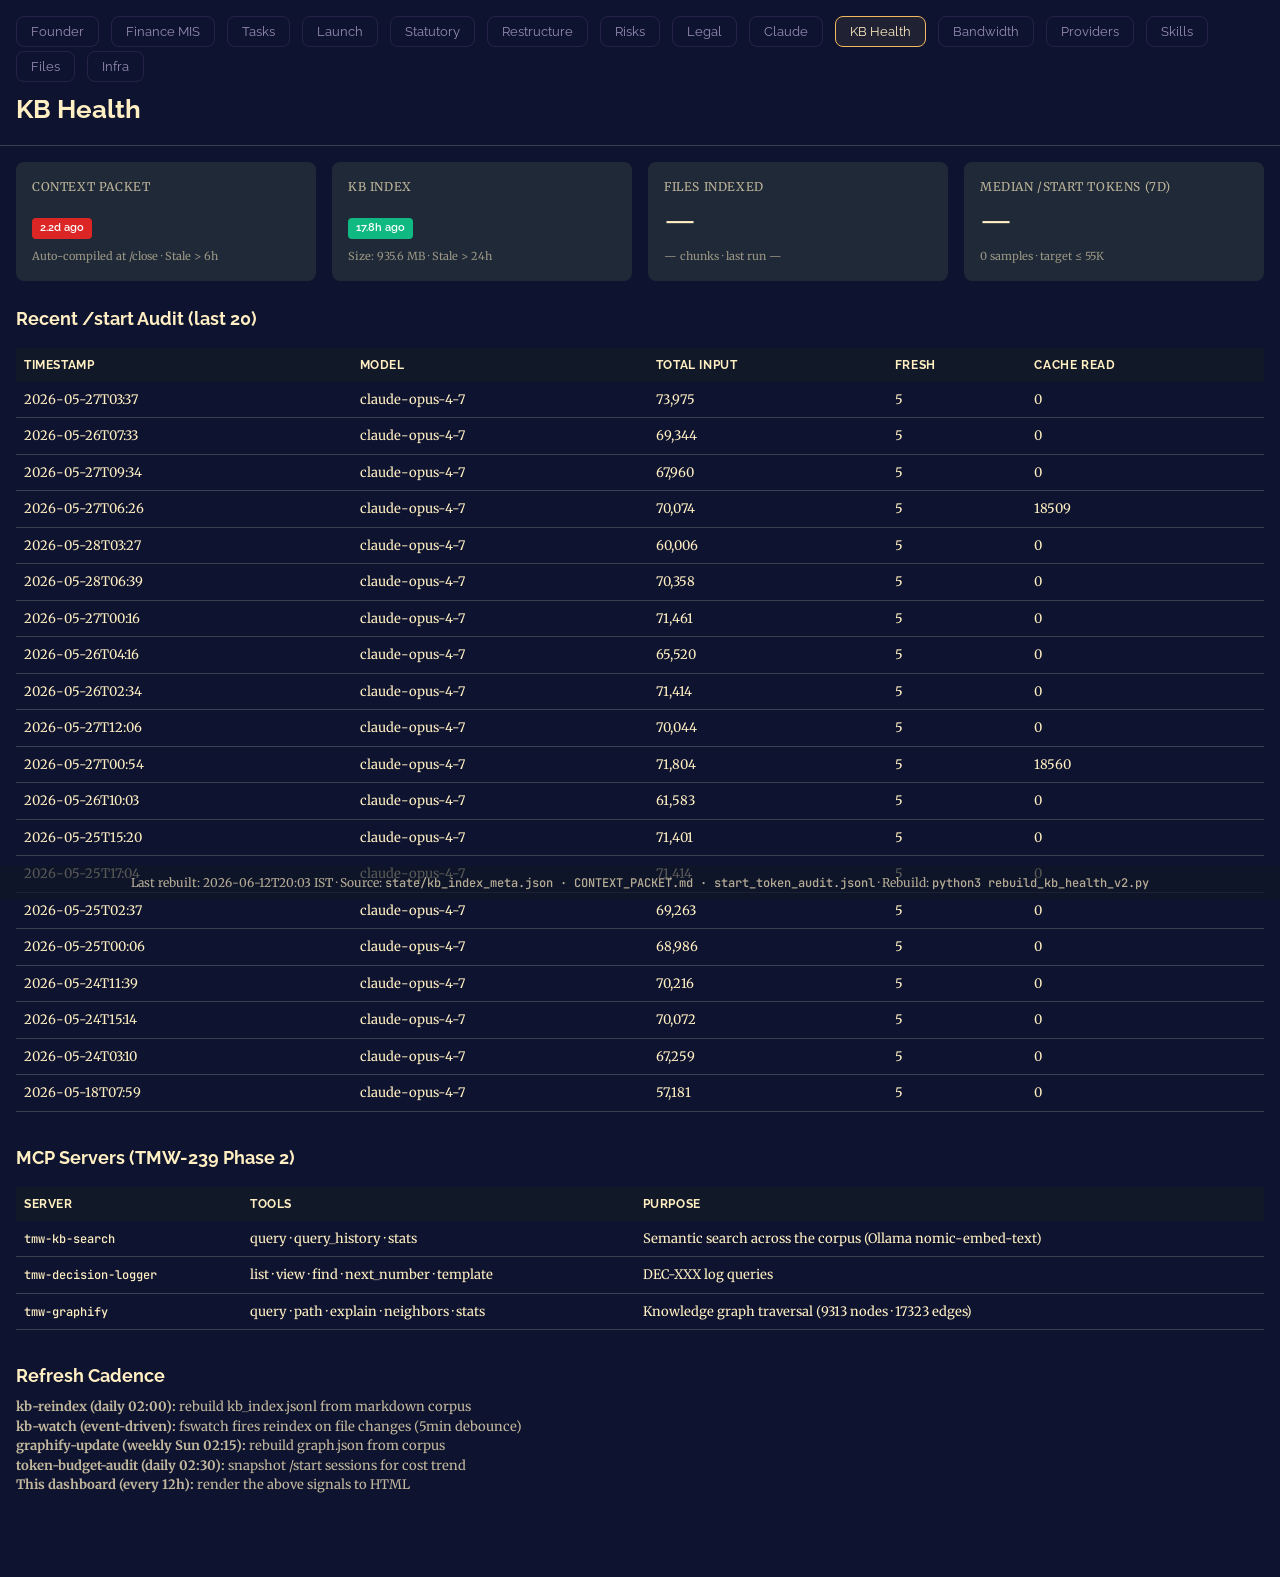
<file: kb-health.html>
<!DOCTYPE html>
<html lang="en">
<head>
<meta charset="UTF-8">
<meta name="viewport" content="width=device-width, initial-scale=1.0">
<title>TMW KB Health · Founder Control Panel</title>
<link rel="stylesheet" href="dashboard-tokens.css">
<link rel="stylesheet" href="dashboard-components.css">
<link rel="icon" href="logo.jpeg">
<style>
  .metric-row { display: grid; grid-template-columns: repeat(auto-fit, minmax(200px, 1fr)); gap: 16px; margin-bottom: 24px; }
  .metric { padding: 16px; border-radius: 8px; background: var(--surface-1, #1F2937); }
  .metric .label { font-size: 12px; opacity: 0.7; text-transform: uppercase; letter-spacing: 0.05em; }
  .metric .value { font-size: 28px; font-weight: 600; margin-top: 4px; }
  .metric .sub { font-size: 11px; opacity: 0.55; margin-top: 6px; }
  .badge { display: inline-block; padding: 2px 8px; border-radius: 4px; font-size: 11px; font-weight: 600; }
  .badge--urgent { background: #DC2626; color: white; }
  .badge--high { background: #F59E0B; color: white; }
  .badge--ok { background: #10B981; color: white; }
  .badge--info { background: #3B82F6; color: white; }
  .badge--default { background: #6B7280; color: white; }
  table.t { width: 100%; border-collapse: collapse; margin: 16px 0; }
  table.t th { background: var(--surface-2, #111827); padding: 8px; text-align: left; font-size: 12px; text-transform: uppercase; letter-spacing: 0.05em; }
  table.t td { padding: 8px; border-bottom: 1px solid var(--border, #374151); font-size: 13px; vertical-align: top; }
  .empty { padding: 16px; opacity: 0.6; font-style: italic; }
  section { margin-bottom: 32px; }
  h2 { margin: 24px 0 8px; font-size: 18px; }
  .stale-banner { position: sticky; bottom: 0; padding: 8px 16px; background: var(--surface-2, #111827); font-size: 12px; opacity: 0.7; text-align: center; }
  .ds-nav { flex-wrap: wrap; gap: 4px 12px; }
  .progress-bar { width: 100%; height: 8px; background: var(--surface-2, #111827); border-radius: 4px; overflow: hidden; }
  .progress-fill { height: 100%; transition: width 0.3s ease; }
  .progress-fill--green { background: #10B981; }
  .progress-fill--amber { background: #F59E0B; }
  .progress-fill--red { background: #DC2626; }
  /* --- Mobile (≤700px): scrollable nav, scrollable tables, stacked metrics --- */
  @media (max-width: 700px) {
    .ds-nav { display: flex; flex-wrap: nowrap; overflow-x: auto; -webkit-overflow-scrolling: touch; gap: 6px; padding-bottom: 4px; }
    .ds-nav a { flex: 0 0 auto; padding: 6px 10px; font-size: 12px; white-space: nowrap; }
    table.t { display: block; width: 100%; overflow-x: auto; white-space: nowrap; -webkit-overflow-scrolling: touch; }
  }
  @media (max-width: 480px) {
    .metric-row { grid-template-columns: 1fr; }
  }
  
</style>
</head>
<body>
<div class="app-shell">
  <header class="ds-header" style="padding: 16px; border-bottom: 1px solid var(--border, #374151);">
      <nav class="ds-nav">
        <a href="index.html">Founder</a>
        <a href="finance-mis.html">Finance MIS</a>
        <a href="tasks.html">Tasks</a>
        <a href="launch-readiness.html">Launch</a>
        <a href="statutory.html">Statutory</a>
        <a href="restructure.html">Restructure</a>
        <a href="risk-register.html">Risks</a>
        <a href="legal.html">Legal</a>
        <a href="claude-usage.html">Claude</a>
        <a href="kb-health.html" class="ds-nav-active">KB Health</a>
        <a href="bandwidth.html">Bandwidth</a>
        <a href="ai-providers.html">Providers</a>
        <a href="skills.html">Skills</a>
        <a href="folder-map.html">Files</a>
        <a href="infra.html">Infra</a>
      </nav>
    <h1 style="margin: 8px 0 0;">KB Health</h1>
  </header>

  <main style="padding: 16px;">
<div class="metric-row">
  <div class="metric">
    <div class="label">Context Packet</div>
    <div class="value"><span class="badge badge--urgent">2.2d ago</span></div>
    <div class="sub">Auto-compiled at /close · Stale &gt; 6h</div>
  </div>
  <div class="metric">
    <div class="label">KB Index</div>
    <div class="value"><span class="badge badge--ok">17.8h ago</span></div>
    <div class="sub">Size: 935.6 MB · Stale &gt; 24h</div>
  </div>
  <div class="metric">
    <div class="label">Files Indexed</div>
    <div class="value">—</div>
    <div class="sub">— chunks · last run —</div>
  </div>
  <div class="metric">
    <div class="label">Median /start Tokens (7d)</div>
    <div class="value">—</div>
    <div class="sub">0 samples · target ≤ 55K</div>
  </div>
</div>

<section>
<h2>Recent /start Audit (last 20)</h2>
<table class="t">
  <thead><tr><th>Timestamp</th><th>Model</th><th>Total Input</th><th>Fresh</th><th>Cache Read</th></tr></thead>
  <tbody>
<tr><td>2026-05-27T03:37</td><td>claude-opus-4-7</td><td>73,975</td><td>5</td><td>0</td></tr>
<tr><td>2026-05-26T07:33</td><td>claude-opus-4-7</td><td>69,344</td><td>5</td><td>0</td></tr>
<tr><td>2026-05-27T09:34</td><td>claude-opus-4-7</td><td>67,960</td><td>5</td><td>0</td></tr>
<tr><td>2026-05-27T06:26</td><td>claude-opus-4-7</td><td>70,074</td><td>5</td><td>18509</td></tr>
<tr><td>2026-05-28T03:27</td><td>claude-opus-4-7</td><td>60,006</td><td>5</td><td>0</td></tr>
<tr><td>2026-05-28T06:39</td><td>claude-opus-4-7</td><td>70,358</td><td>5</td><td>0</td></tr>
<tr><td>2026-05-27T00:16</td><td>claude-opus-4-7</td><td>71,461</td><td>5</td><td>0</td></tr>
<tr><td>2026-05-26T04:16</td><td>claude-opus-4-7</td><td>65,520</td><td>5</td><td>0</td></tr>
<tr><td>2026-05-26T02:34</td><td>claude-opus-4-7</td><td>71,414</td><td>5</td><td>0</td></tr>
<tr><td>2026-05-27T12:06</td><td>claude-opus-4-7</td><td>70,044</td><td>5</td><td>0</td></tr>
<tr><td>2026-05-27T00:54</td><td>claude-opus-4-7</td><td>71,804</td><td>5</td><td>18560</td></tr>
<tr><td>2026-05-26T10:03</td><td>claude-opus-4-7</td><td>61,583</td><td>5</td><td>0</td></tr>
<tr><td>2026-05-25T15:20</td><td>claude-opus-4-7</td><td>71,401</td><td>5</td><td>0</td></tr>
<tr><td>2026-05-25T17:04</td><td>claude-opus-4-7</td><td>71,414</td><td>5</td><td>0</td></tr>
<tr><td>2026-05-25T02:37</td><td>claude-opus-4-7</td><td>69,263</td><td>5</td><td>0</td></tr>
<tr><td>2026-05-25T00:06</td><td>claude-opus-4-7</td><td>68,986</td><td>5</td><td>0</td></tr>
<tr><td>2026-05-24T11:39</td><td>claude-opus-4-7</td><td>70,216</td><td>5</td><td>0</td></tr>
<tr><td>2026-05-24T15:14</td><td>claude-opus-4-7</td><td>70,072</td><td>5</td><td>0</td></tr>
<tr><td>2026-05-24T03:10</td><td>claude-opus-4-7</td><td>67,259</td><td>5</td><td>0</td></tr>
<tr><td>2026-05-18T07:59</td><td>claude-opus-4-7</td><td>57,181</td><td>5</td><td>0</td></tr>
  </tbody>
</table>
</section>

<section>
<h2>MCP Servers (TMW-239 Phase 2)</h2>
<table class="t">
  <thead><tr><th>Server</th><th>Tools</th><th>Purpose</th></tr></thead>
  <tbody>
    <tr><td><code>tmw-kb-search</code></td><td>query · query_history · stats</td><td>Semantic search across the corpus (Ollama nomic-embed-text)</td></tr>
    <tr><td><code>tmw-decision-logger</code></td><td>list · view · find · next_number · template</td><td>DEC-XXX log queries</td></tr>
    <tr><td><code>tmw-graphify</code></td><td>query · path · explain · neighbors · stats</td><td>Knowledge graph traversal (9313 nodes · 17323 edges)</td></tr>
  </tbody>
</table>
</section>

<section>
<h2>Refresh Cadence</h2>
<p style="font-size: 13px; opacity: 0.75;">
<strong>kb-reindex (daily 02:00):</strong> rebuild kb_index.jsonl from markdown corpus<br>
<strong>kb-watch (event-driven):</strong> fswatch fires reindex on file changes (5min debounce)<br>
<strong>graphify-update (weekly Sun 02:15):</strong> rebuild graph.json from corpus<br>
<strong>token-budget-audit (daily 02:30):</strong> snapshot /start sessions for cost trend<br>
<strong>This dashboard (every 12h):</strong> render the above signals to HTML
</p>
</section>

  </main>

  <div class="stale-banner">
    Last rebuilt: 2026-06-12T20:03 IST · Source: <code>state/kb_index_meta.json · CONTEXT_PACKET.md · start_token_audit.jsonl</code> · Rebuild: <code>python3 rebuild_kb_health_v2.py</code>
  </div>
</div>
</body>
</html>
</file>
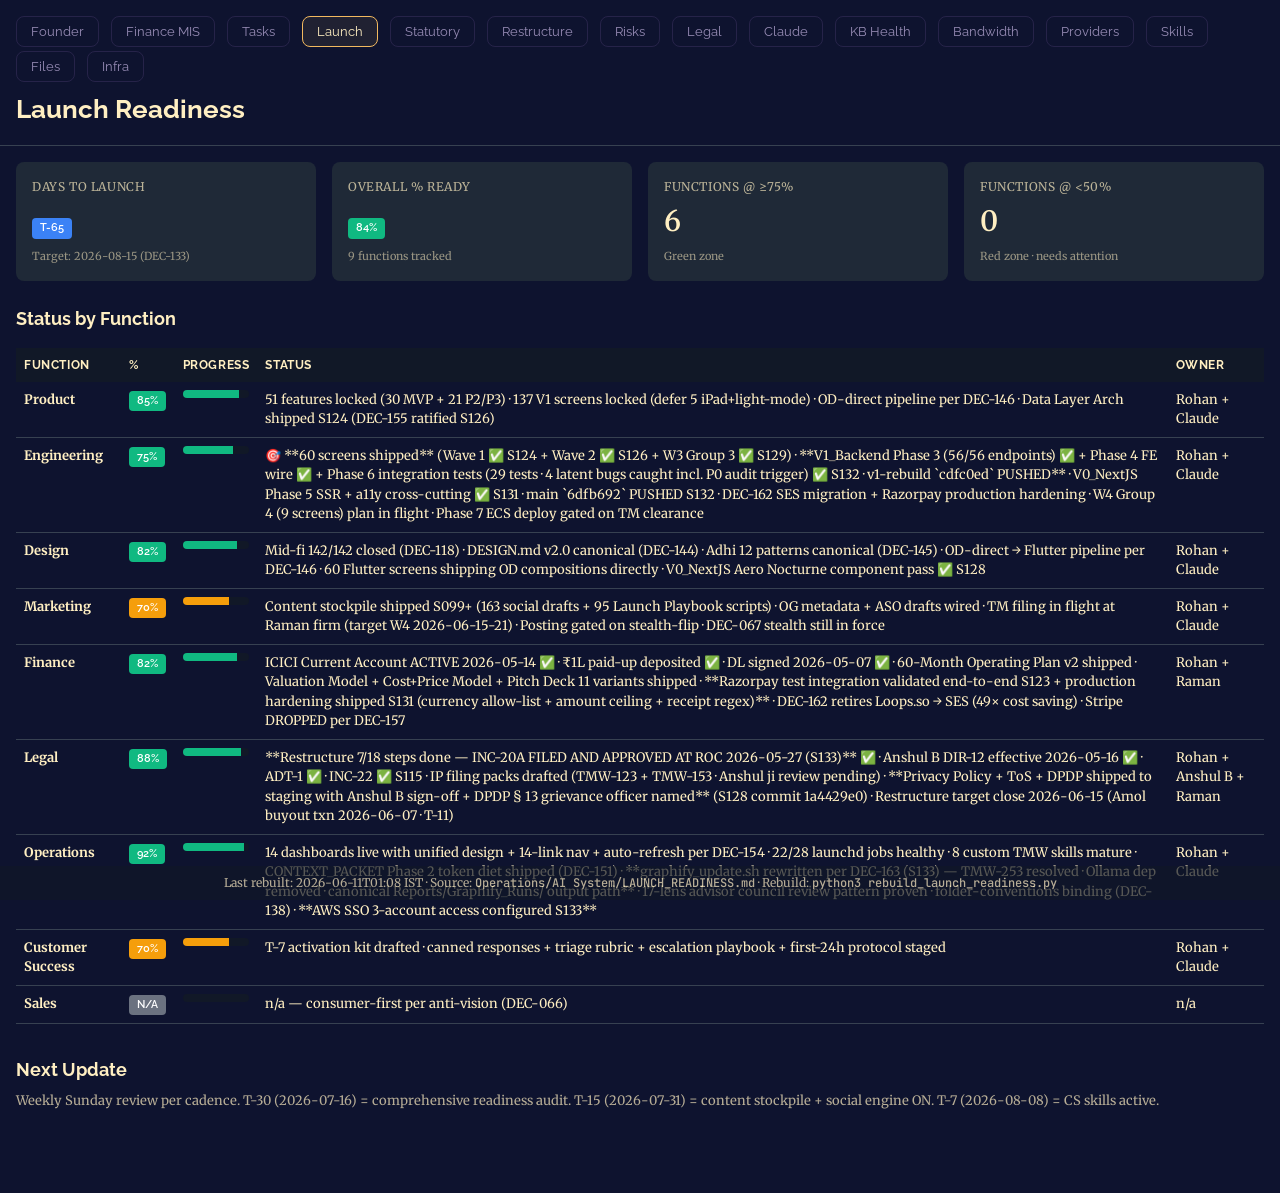
<file: launch-readiness.html>
<!DOCTYPE html>
<html lang="en">
<head>
<meta charset="UTF-8">
<meta name="viewport" content="width=device-width, initial-scale=1.0">
<title>TMW Launch Readiness · Founder Control Panel</title>
<link rel="stylesheet" href="dashboard-tokens.css">
<link rel="stylesheet" href="dashboard-components.css">
<link rel="icon" href="logo.jpeg">
<style>
  .metric-row { display: grid; grid-template-columns: repeat(auto-fit, minmax(200px, 1fr)); gap: 16px; margin-bottom: 24px; }
  .metric { padding: 16px; border-radius: 8px; background: var(--surface-1, #1F2937); }
  .metric .label { font-size: 12px; opacity: 0.7; text-transform: uppercase; letter-spacing: 0.05em; }
  .metric .value { font-size: 28px; font-weight: 600; margin-top: 4px; }
  .metric .sub { font-size: 11px; opacity: 0.55; margin-top: 6px; }
  .badge { display: inline-block; padding: 2px 8px; border-radius: 4px; font-size: 11px; font-weight: 600; }
  .badge--urgent { background: #DC2626; color: white; }
  .badge--high { background: #F59E0B; color: white; }
  .badge--ok { background: #10B981; color: white; }
  .badge--info { background: #3B82F6; color: white; }
  .badge--default { background: #6B7280; color: white; }
  table.t { width: 100%; border-collapse: collapse; margin: 16px 0; }
  table.t th { background: var(--surface-2, #111827); padding: 8px; text-align: left; font-size: 12px; text-transform: uppercase; letter-spacing: 0.05em; }
  table.t td { padding: 8px; border-bottom: 1px solid var(--border, #374151); font-size: 13px; vertical-align: top; }
  .empty { padding: 16px; opacity: 0.6; font-style: italic; }
  section { margin-bottom: 32px; }
  h2 { margin: 24px 0 8px; font-size: 18px; }
  .stale-banner { position: sticky; bottom: 0; padding: 8px 16px; background: var(--surface-2, #111827); font-size: 12px; opacity: 0.7; text-align: center; }
  .ds-nav { flex-wrap: wrap; gap: 4px 12px; }
  .progress-bar { width: 100%; height: 8px; background: var(--surface-2, #111827); border-radius: 4px; overflow: hidden; }
  .progress-fill { height: 100%; transition: width 0.3s ease; }
  .progress-fill--green { background: #10B981; }
  .progress-fill--amber { background: #F59E0B; }
  .progress-fill--red { background: #DC2626; }
  /* --- Mobile (≤700px): scrollable nav, scrollable tables, stacked metrics --- */
  @media (max-width: 700px) {
    .ds-nav { display: flex; flex-wrap: nowrap; overflow-x: auto; -webkit-overflow-scrolling: touch; gap: 6px; padding-bottom: 4px; }
    .ds-nav a { flex: 0 0 auto; padding: 6px 10px; font-size: 12px; white-space: nowrap; }
    table.t { display: block; width: 100%; overflow-x: auto; white-space: nowrap; -webkit-overflow-scrolling: touch; }
  }
  @media (max-width: 480px) {
    .metric-row { grid-template-columns: 1fr; }
  }
  
</style>
</head>
<body>
<div class="app-shell">
  <header class="ds-header" style="padding: 16px; border-bottom: 1px solid var(--border, #374151);">
      <nav class="ds-nav">
        <a href="index.html">Founder</a>
        <a href="finance-mis.html">Finance MIS</a>
        <a href="tasks.html">Tasks</a>
        <a href="launch-readiness.html" class="ds-nav-active">Launch</a>
        <a href="statutory.html">Statutory</a>
        <a href="restructure.html">Restructure</a>
        <a href="risk-register.html">Risks</a>
        <a href="legal.html">Legal</a>
        <a href="claude-usage.html">Claude</a>
        <a href="kb-health.html">KB Health</a>
        <a href="bandwidth.html">Bandwidth</a>
        <a href="ai-providers.html">Providers</a>
        <a href="skills.html">Skills</a>
        <a href="folder-map.html">Files</a>
        <a href="infra.html">Infra</a>
      </nav>
    <h1 style="margin: 8px 0 0;">Launch Readiness</h1>
  </header>

  <main style="padding: 16px;">
<div class="metric-row">
  <div class="metric">
    <div class="label">Days to Launch</div>
    <div class="value"><span class="badge badge--info">T-65</span></div>
    <div class="sub">Target: 2026-08-15 (DEC-133)</div>
  </div>
  <div class="metric">
    <div class="label">Overall % Ready</div>
    <div class="value"><span class="badge badge--ok">84%</span></div>
    <div class="sub">9 functions tracked</div>
  </div>
  <div class="metric">
    <div class="label">Functions @ ≥75%</div>
    <div class="value">6</div>
    <div class="sub">Green zone</div>
  </div>
  <div class="metric">
    <div class="label">Functions @ &lt;50%</div>
    <div class="value">0</div>
    <div class="sub">Red zone · needs attention</div>
  </div>
</div>

<section>
<h2>Status by Function</h2>
<table class="t">
  <thead><tr><th>Function</th><th>%</th><th>Progress</th><th>Status</th><th>Owner</th></tr></thead>
  <tbody>
<tr><td><strong>Product</strong></td><td><span class="badge badge--ok">85%</span></td><td><div class="progress-bar"><div class="progress-fill progress-fill--green" style="width: 85%;"></div></div></td><td>51 features locked (30 MVP + 21 P2/P3) · 137 V1 screens locked (defer 5 iPad+light-mode) · OD-direct pipeline per DEC-146 · Data Layer Arch shipped S124 (DEC-155 ratified S126)</td><td>Rohan + Claude</td></tr>
<tr><td><strong>Engineering</strong></td><td><span class="badge badge--ok">75%</span></td><td><div class="progress-bar"><div class="progress-fill progress-fill--green" style="width: 75%;"></div></div></td><td>🎯 **60 screens shipped** (Wave 1 ✅ S124 + Wave 2 ✅ S126 + W3 Group 3 ✅ S129) · **V1_Backend Phase 3 (56/56 endpoints) ✅ + Phase 4 FE wire ✅ + Phase 6 integration tests (29 tests · 4 latent bugs caught incl. P0 audit trigger) ✅ S132 · v1-rebuild `cdfc0ed` PUSHED** · V0_NextJS Phase 5 SSR + a11y cross-cutting ✅ S131 · main `6dfb692` PUSHED S132 · DEC-162 SES migration + Razorpay production hardening · W4 Group 4 (9 screens) plan in flight · Phase 7 ECS deploy gated on TM clearance</td><td>Rohan + Claude</td></tr>
<tr><td><strong>Design</strong></td><td><span class="badge badge--ok">82%</span></td><td><div class="progress-bar"><div class="progress-fill progress-fill--green" style="width: 82%;"></div></div></td><td>Mid-fi 142/142 closed (DEC-118) · DESIGN.md v2.0 canonical (DEC-144) · Adhi 12 patterns canonical (DEC-145) · OD-direct → Flutter pipeline per DEC-146 · 60 Flutter screens shipping OD compositions directly · V0_NextJS Aero Nocturne component pass ✅ S128</td><td>Rohan + Claude</td></tr>
<tr><td><strong>Marketing</strong></td><td><span class="badge badge--high">70%</span></td><td><div class="progress-bar"><div class="progress-fill progress-fill--amber" style="width: 70%;"></div></div></td><td>Content stockpile shipped S099+ (163 social drafts + 95 Launch Playbook scripts) · OG metadata + ASO drafts wired · TM filing in flight at Raman firm (target W4 2026-06-15-21) · Posting gated on stealth-flip · DEC-067 stealth still in force</td><td>Rohan + Claude</td></tr>
<tr><td><strong>Finance</strong></td><td><span class="badge badge--ok">82%</span></td><td><div class="progress-bar"><div class="progress-fill progress-fill--green" style="width: 82%;"></div></div></td><td>ICICI Current Account ACTIVE 2026-05-14 ✅ · ₹1L paid-up deposited ✅ · DL signed 2026-05-07 ✅ · 60-Month Operating Plan v2 shipped · Valuation Model + Cost+Price Model + Pitch Deck 11 variants shipped · **Razorpay test integration validated end-to-end S123 + production hardening shipped S131 (currency allow-list + amount ceiling + receipt regex)** · DEC-162 retires Loops.so → SES (49× cost saving) · Stripe DROPPED per DEC-157</td><td>Rohan + Raman</td></tr>
<tr><td><strong>Legal</strong></td><td><span class="badge badge--ok">88%</span></td><td><div class="progress-bar"><div class="progress-fill progress-fill--green" style="width: 88%;"></div></div></td><td>**Restructure 7/18 steps done — INC-20A FILED AND APPROVED AT ROC 2026-05-27 (S133)** ✅ · Anshul B DIR-12 effective 2026-05-16 ✅ · ADT-1 ✅ · INC-22 ✅ S115 · IP filing packs drafted (TMW-123 + TMW-153 · Anshul ji review pending) · **Privacy Policy + ToS + DPDP shipped to staging with Anshul B sign-off + DPDP § 13 grievance officer named** (S128 commit 1a4429e0) · Restructure target close 2026-06-15 (Amol buyout txn 2026-06-07 · T-11)</td><td>Rohan + Anshul B + Raman</td></tr>
<tr><td><strong>Operations</strong></td><td><span class="badge badge--ok">92%</span></td><td><div class="progress-bar"><div class="progress-fill progress-fill--green" style="width: 92%;"></div></div></td><td>14 dashboards live with unified design + 14-link nav + auto-refresh per DEC-154 · 22/28 launchd jobs healthy · 8 custom TMW skills mature · CONTEXT_PACKET Phase 2 token diet shipped (DEC-151) · **graphify_update.sh rewritten per DEC-163 (S133) — TMW-253 resolved · Ollama dep removed · canonical Reports/Graphify_Runs/ output path** · 17-lens advisor council review pattern proven · folder-conventions binding (DEC-138) · **AWS SSO 3-account access configured S133**</td><td>Rohan + Claude</td></tr>
<tr><td><strong>Customer Success</strong></td><td><span class="badge badge--high">70%</span></td><td><div class="progress-bar"><div class="progress-fill progress-fill--amber" style="width: 70%;"></div></div></td><td>T-7 activation kit drafted · canned responses + triage rubric + escalation playbook + first-24h protocol staged</td><td>Rohan + Claude</td></tr>
<tr><td><strong>Sales</strong></td><td><span class="badge badge--default">N/A</span></td><td><div class="progress-bar"><div class="progress-fill progress-fill--default" style="width: 0%;"></div></div></td><td>n/a — consumer-first per anti-vision (DEC-066)</td><td>n/a</td></tr>
  </tbody>
</table>
</section>

<section>
<h2>Next Update</h2>
<p style="font-size: 13px; opacity: 0.7;">Weekly Sunday review per cadence. T-30 (2026-07-16) = comprehensive readiness audit. T-15 (2026-07-31) = content stockpile + social engine ON. T-7 (2026-08-08) = CS skills active.</p>
</section>

  </main>

  <div class="stale-banner">
    Last rebuilt: 2026-06-11T01:08 IST · Source: <code>Operations/AI System/LAUNCH_READINESS.md</code> · Rebuild: <code>python3 rebuild_launch_readiness.py</code>
  </div>
</div>
</body>
</html>
</file>
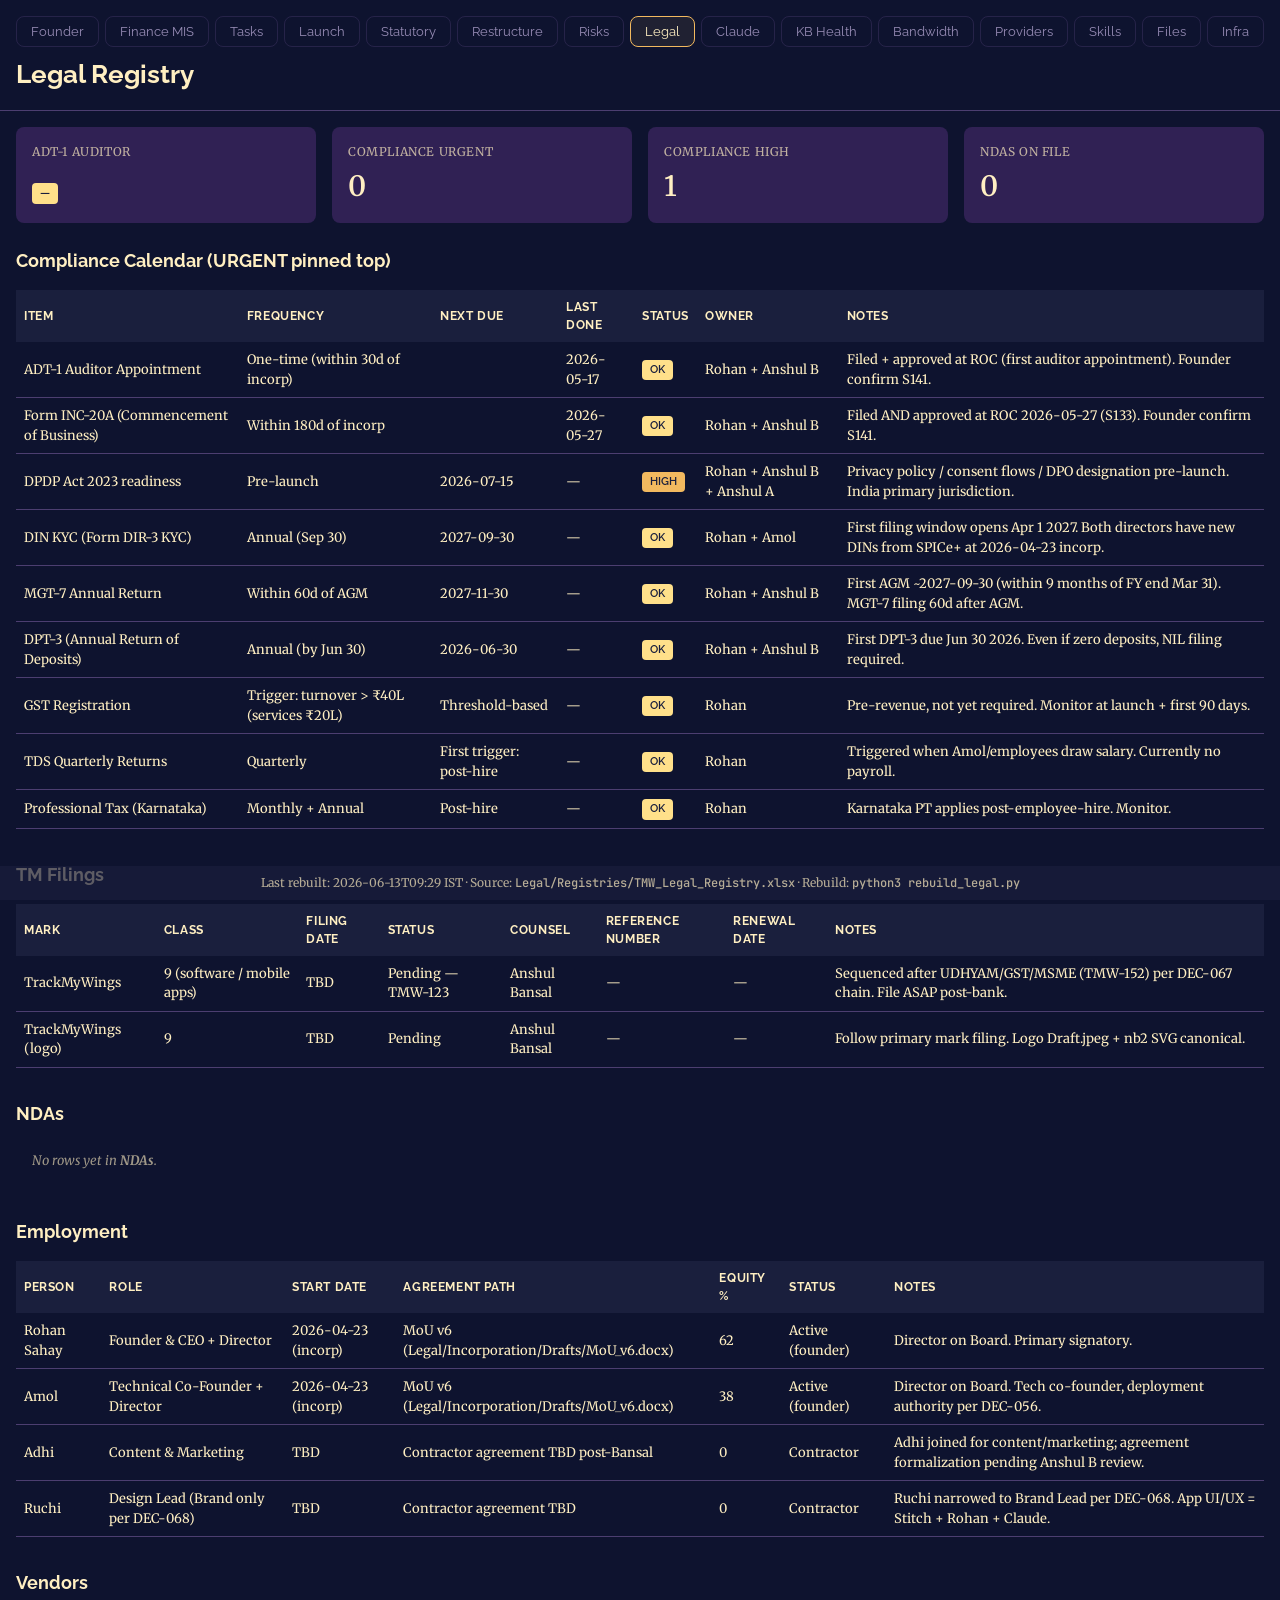
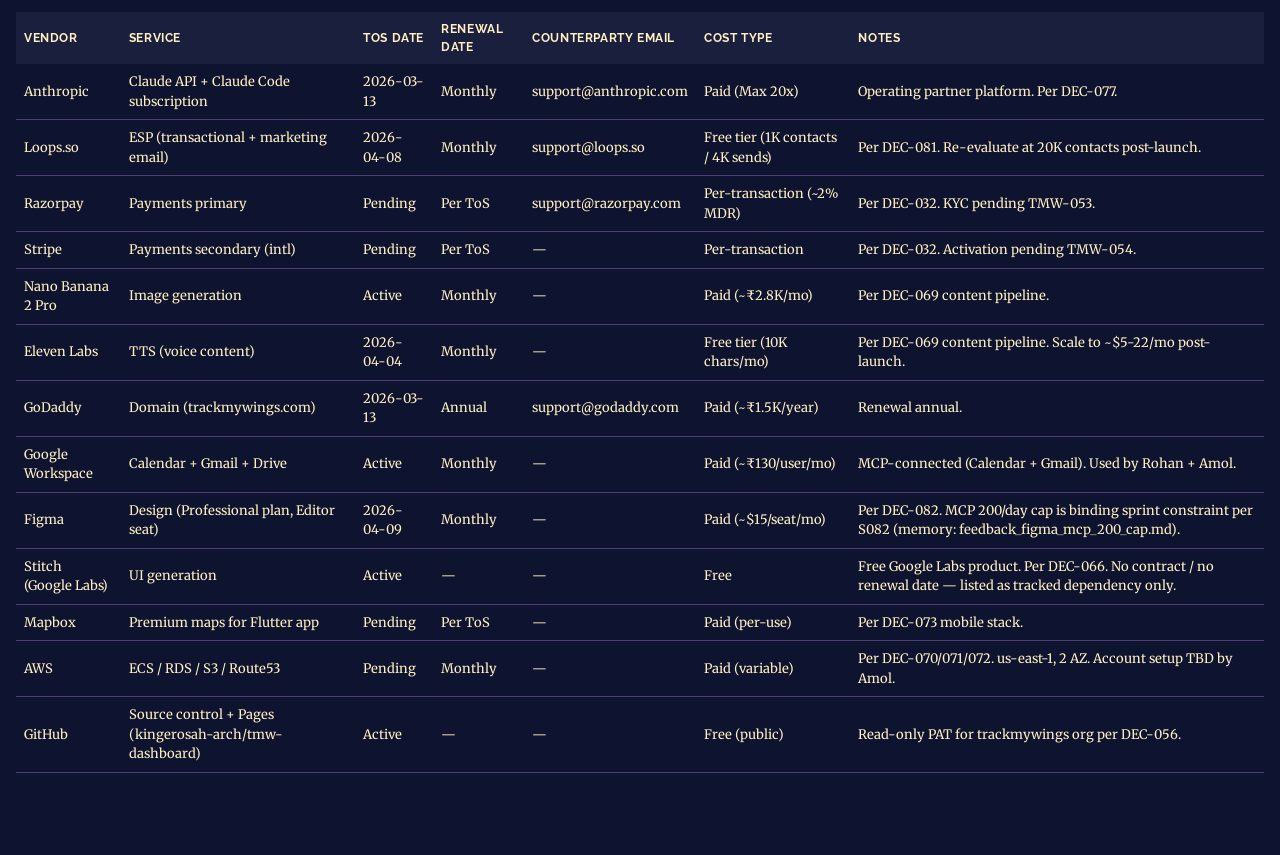
<file: legal.html>
<!DOCTYPE html>
<html lang="en">
<head>
<meta charset="UTF-8">
<meta name="viewport" content="width=device-width, initial-scale=1.0">
<title>TMW Legal · Founder Control Panel</title>
<link rel="stylesheet" href="dashboard-tokens.css">
<link rel="stylesheet" href="dashboard-components.css">
<link rel="icon" href="logo.jpeg">
<style>
  /* Page-specific overrides only — most styling comes from dashboard-components.css partials */
  .metric-row { display: grid; grid-template-columns: repeat(auto-fit, minmax(200px, 1fr)); gap: 16px; margin-bottom: 24px; }
  .metric { padding: 16px; border-radius: 8px; background: var(--surface-1, #302154); }
  .metric .label { font-size: 12px; opacity: 0.7; text-transform: uppercase; letter-spacing: 0.05em; }
  .metric .value { font-size: 28px; font-weight: 600; margin-top: 4px; }
  .badge { display: inline-block; padding: 2px 8px; border-radius: 4px; font-size: 11px; font-weight: 600; }
  .badge--urgent { background: #B28134; color: #FFEFC2; }
  .badge--high { background: #F2B95F; color: #1A1F3D; }
  .badge--ok { background: #FFE08A; color: #1A1F3D; }
  .badge--default { background: #4C3E70; color: #FFEFC2; }
  table.t { width: 100%; border-collapse: collapse; margin: 16px 0; }
  table.t th { background: var(--surface-2, #1A1F3D); padding: 8px; text-align: left; font-size: 12px; text-transform: uppercase; letter-spacing: 0.05em; }
  table.t td { padding: 8px; border-bottom: 1px solid var(--border, #4C3E70); font-size: 13px; }
  .empty { padding: 16px; opacity: 0.6; font-style: italic; }
  section { margin-bottom: 32px; }
  h2 { margin: 24px 0 8px; font-size: 18px; }
  .stale-banner { position: sticky; bottom: 0; padding: 8px 16px; background: var(--surface-2, #1A1F3D); font-size: 12px; opacity: 0.7; text-align: center; }
  /* --- Mobile (≤700px): scrollable nav + tables, stacked metrics --- */
  @media (max-width: 700px) {
    .ds-nav { display: flex; flex-wrap: nowrap; overflow-x: auto; -webkit-overflow-scrolling: touch; gap: 6px; padding-bottom: 4px; }
    .ds-nav a { flex: 0 0 auto; white-space: nowrap; padding: 6px 10px; font-size: 12px; }
    table.t, .ds-table { display: block; width: 100%; overflow-x: auto; white-space: nowrap; -webkit-overflow-scrolling: touch; }
    .ds-metrics, .metric-row { grid-template-columns: repeat(auto-fit, minmax(150px, 1fr)); }
  }
  @media (max-width: 480px) {
    .ds-metrics, .metric-row { grid-template-columns: 1fr; }
  }
</style>
</head>
<body>
<div class="app-shell">
<header class="ds-header" style="padding: 16px; border-bottom: 1px solid var(--border, #4C3E70);">
<nav class="ds-nav">
  <a href="index.html">Founder</a>
  <a href="finance-mis.html">Finance MIS</a>
  <a href="tasks.html">Tasks</a>
  <a href="launch-readiness.html">Launch</a>
  <a href="statutory.html">Statutory</a>
  <a href="restructure.html">Restructure</a>
  <a href="risk-register.html">Risks</a>
  <a href="legal.html" class="ds-nav-active">Legal</a>
  <a href="claude-usage.html">Claude</a>
  <a href="kb-health.html">KB Health</a>
  <a href="bandwidth.html">Bandwidth</a>
  <a href="ai-providers.html">Providers</a>
  <a href="skills.html">Skills</a>
  <a href="folder-map.html">Files</a>
  <a href="infra.html">Infra</a>
</nav>
<h1 style="margin: 8px 0 0;">Legal Registry</h1>
</header>

<main style="padding: 16px;">

<div class="metric-row">
  <div class="metric">
    <div class="label">ADT-1 Auditor</div>
    <div class="value"><span class="badge badge--ok">—</span></div>
  </div>
  <div class="metric">
    <div class="label">Compliance URGENT</div>
    <div class="value">0</div>
  </div>
  <div class="metric">
    <div class="label">Compliance HIGH</div>
    <div class="value">1</div>
  </div>
  <div class="metric">
    <div class="label">NDAs on file</div>
    <div class="value">0</div>
  </div>
</div>

<section>
<h2>Compliance Calendar (URGENT pinned top)</h2>
<table class="t"><thead><tr><th>Item</th><th>Frequency</th><th>Next Due</th><th>Last Done</th><th>Status</th><th>Owner</th><th>Notes</th></tr></thead><tbody><tr><td>ADT-1 Auditor Appointment</td><td>One-time (within 30d of incorp)</td><td></td><td>2026-05-17</td><td><span class="badge badge--ok">OK</span></td><td>Rohan + Anshul B</td><td>Filed + approved at ROC (first auditor appointment). Founder confirm S141.</td></tr><tr><td>Form INC-20A (Commencement of Business)</td><td>Within 180d of incorp</td><td></td><td>2026-05-27</td><td><span class="badge badge--ok">OK</span></td><td>Rohan + Anshul B</td><td>Filed AND approved at ROC 2026-05-27 (S133). Founder confirm S141.</td></tr><tr><td>DPDP Act 2023 readiness</td><td>Pre-launch</td><td>2026-07-15</td><td>—</td><td><span class="badge badge--high">HIGH</span></td><td>Rohan + Anshul B + Anshul A</td><td>Privacy policy / consent flows / DPO designation pre-launch. India primary jurisdiction.</td></tr><tr><td>DIN KYC (Form DIR-3 KYC)</td><td>Annual (Sep 30)</td><td>2027-09-30</td><td>—</td><td><span class="badge badge--ok">OK</span></td><td>Rohan + Amol</td><td>First filing window opens Apr 1 2027. Both directors have new DINs from SPICe+ at 2026-04-23 incorp.</td></tr><tr><td>MGT-7 Annual Return</td><td>Within 60d of AGM</td><td>2027-11-30</td><td>—</td><td><span class="badge badge--ok">OK</span></td><td>Rohan + Anshul B</td><td>First AGM ~2027-09-30 (within 9 months of FY end Mar 31). MGT-7 filing 60d after AGM.</td></tr><tr><td>DPT-3 (Annual Return of Deposits)</td><td>Annual (by Jun 30)</td><td>2026-06-30</td><td>—</td><td><span class="badge badge--ok">OK</span></td><td>Rohan + Anshul B</td><td>First DPT-3 due Jun 30 2026. Even if zero deposits, NIL filing required.</td></tr><tr><td>GST Registration</td><td>Trigger: turnover > ₹40L (services ₹20L)</td><td>Threshold-based</td><td>—</td><td><span class="badge badge--ok">OK</span></td><td>Rohan</td><td>Pre-revenue, not yet required. Monitor at launch + first 90 days.</td></tr><tr><td>TDS Quarterly Returns</td><td>Quarterly</td><td>First trigger: post-hire</td><td>—</td><td><span class="badge badge--ok">OK</span></td><td>Rohan</td><td>Triggered when Amol/employees draw salary. Currently no payroll.</td></tr><tr><td>Professional Tax (Karnataka)</td><td>Monthly + Annual</td><td>Post-hire</td><td>—</td><td><span class="badge badge--ok">OK</span></td><td>Rohan</td><td>Karnataka PT applies post-employee-hire. Monitor.</td></tr></tbody></table>
</section>

<section>
<h2>TM Filings</h2>
<table class="t"><thead><tr><th>Mark</th><th>Class</th><th>Filing Date</th><th>Status</th><th>Counsel</th><th>Reference Number</th><th>Renewal Date</th><th>Notes</th></tr></thead><tbody><tr><td>TrackMyWings</td><td>9 (software / mobile apps)</td><td>TBD</td><td>Pending — TMW-123</td><td>Anshul Bansal</td><td>—</td><td>—</td><td>Sequenced after UDHYAM/GST/MSME (TMW-152) per DEC-067 chain. File ASAP post-bank.</td></tr><tr><td>TrackMyWings (logo)</td><td>9</td><td>TBD</td><td>Pending</td><td>Anshul Bansal</td><td>—</td><td>—</td><td>Follow primary mark filing. Logo Draft.jpeg + nb2 SVG canonical.</td></tr></tbody></table>
</section>

<section>
<h2>NDAs</h2>
<div class="empty">No rows yet in <strong>NDAs</strong>.</div>
</section>

<section>
<h2>Employment</h2>
<table class="t"><thead><tr><th>Person</th><th>Role</th><th>Start Date</th><th>Agreement Path</th><th>Equity %</th><th>Status</th><th>Notes</th></tr></thead><tbody><tr><td>Rohan Sahay</td><td>Founder & CEO + Director</td><td>2026-04-23 (incorp)</td><td>MoU v6 (Legal/Incorporation/Drafts/MoU_v6.docx)</td><td>62</td><td>Active (founder)</td><td>Director on Board. Primary signatory.</td></tr><tr><td>Amol</td><td>Technical Co-Founder + Director</td><td>2026-04-23 (incorp)</td><td>MoU v6 (Legal/Incorporation/Drafts/MoU_v6.docx)</td><td>38</td><td>Active (founder)</td><td>Director on Board. Tech co-founder, deployment authority per DEC-056.</td></tr><tr><td>Adhi</td><td>Content & Marketing</td><td>TBD</td><td>Contractor agreement TBD post-Bansal</td><td>0</td><td>Contractor</td><td>Adhi joined for content/marketing; agreement formalization pending Anshul B review.</td></tr><tr><td>Ruchi</td><td>Design Lead (Brand only per DEC-068)</td><td>TBD</td><td>Contractor agreement TBD</td><td>0</td><td>Contractor</td><td>Ruchi narrowed to Brand Lead per DEC-068. App UI/UX = Stitch + Rohan + Claude.</td></tr></tbody></table>
</section>

<section>
<h2>Vendors</h2>
<table class="t"><thead><tr><th>Vendor</th><th>Service</th><th>ToS Date</th><th>Renewal Date</th><th>Counterparty Email</th><th>Cost Type</th><th>Notes</th></tr></thead><tbody><tr><td>Anthropic</td><td>Claude API + Claude Code subscription</td><td>2026-03-13</td><td>Monthly</td><td>support@anthropic.com</td><td>Paid (Max 20x)</td><td>Operating partner platform. Per DEC-077.</td></tr><tr><td>Loops.so</td><td>ESP (transactional + marketing email)</td><td>2026-04-08</td><td>Monthly</td><td>support@loops.so</td><td>Free tier (1K contacts / 4K sends)</td><td>Per DEC-081. Re-evaluate at 20K contacts post-launch.</td></tr><tr><td>Razorpay</td><td>Payments primary</td><td>Pending</td><td>Per ToS</td><td>support@razorpay.com</td><td>Per-transaction (~2% MDR)</td><td>Per DEC-032. KYC pending TMW-053.</td></tr><tr><td>Stripe</td><td>Payments secondary (intl)</td><td>Pending</td><td>Per ToS</td><td>—</td><td>Per-transaction</td><td>Per DEC-032. Activation pending TMW-054.</td></tr><tr><td>Nano Banana 2 Pro</td><td>Image generation</td><td>Active</td><td>Monthly</td><td>—</td><td>Paid (~₹2.8K/mo)</td><td>Per DEC-069 content pipeline.</td></tr><tr><td>Eleven Labs</td><td>TTS (voice content)</td><td>2026-04-04</td><td>Monthly</td><td>—</td><td>Free tier (10K chars/mo)</td><td>Per DEC-069 content pipeline. Scale to ~$5-22/mo post-launch.</td></tr><tr><td>GoDaddy</td><td>Domain (trackmywings.com)</td><td>2026-03-13</td><td>Annual</td><td>support@godaddy.com</td><td>Paid (~₹1.5K/year)</td><td>Renewal annual.</td></tr><tr><td>Google Workspace</td><td>Calendar + Gmail + Drive</td><td>Active</td><td>Monthly</td><td>—</td><td>Paid (~₹130/user/mo)</td><td>MCP-connected (Calendar + Gmail). Used by Rohan + Amol.</td></tr><tr><td>Figma</td><td>Design (Professional plan, Editor seat)</td><td>2026-04-09</td><td>Monthly</td><td>—</td><td>Paid (~$15/seat/mo)</td><td>Per DEC-082. MCP 200/day cap is binding sprint constraint per S082 (memory: feedback_figma_mcp_200_cap.md).</td></tr><tr><td>Stitch (Google Labs)</td><td>UI generation</td><td>Active</td><td>—</td><td>—</td><td>Free</td><td>Free Google Labs product. Per DEC-066. No contract / no renewal date — listed as tracked dependency only.</td></tr><tr><td>Mapbox</td><td>Premium maps for Flutter app</td><td>Pending</td><td>Per ToS</td><td>—</td><td>Paid (per-use)</td><td>Per DEC-073 mobile stack.</td></tr><tr><td>AWS</td><td>ECS / RDS / S3 / Route53</td><td>Pending</td><td>Monthly</td><td>—</td><td>Paid (variable)</td><td>Per DEC-070/071/072. us-east-1, 2 AZ. Account setup TBD by Amol.</td></tr><tr><td>GitHub</td><td>Source control + Pages (kingerosah-arch/tmw-dashboard)</td><td>Active</td><td>—</td><td>—</td><td>Free (public)</td><td>Read-only PAT for trackmywings org per DEC-056.</td></tr></tbody></table>
</section>

</main>

<div class="stale-banner">
Last rebuilt: 2026-06-13T09:29 IST · Source: <code>Legal/Registries/TMW_Legal_Registry.xlsx</code> · Rebuild: <code>python3 rebuild_legal.py</code>
</div>

</div>
</body>
</html>
</file>
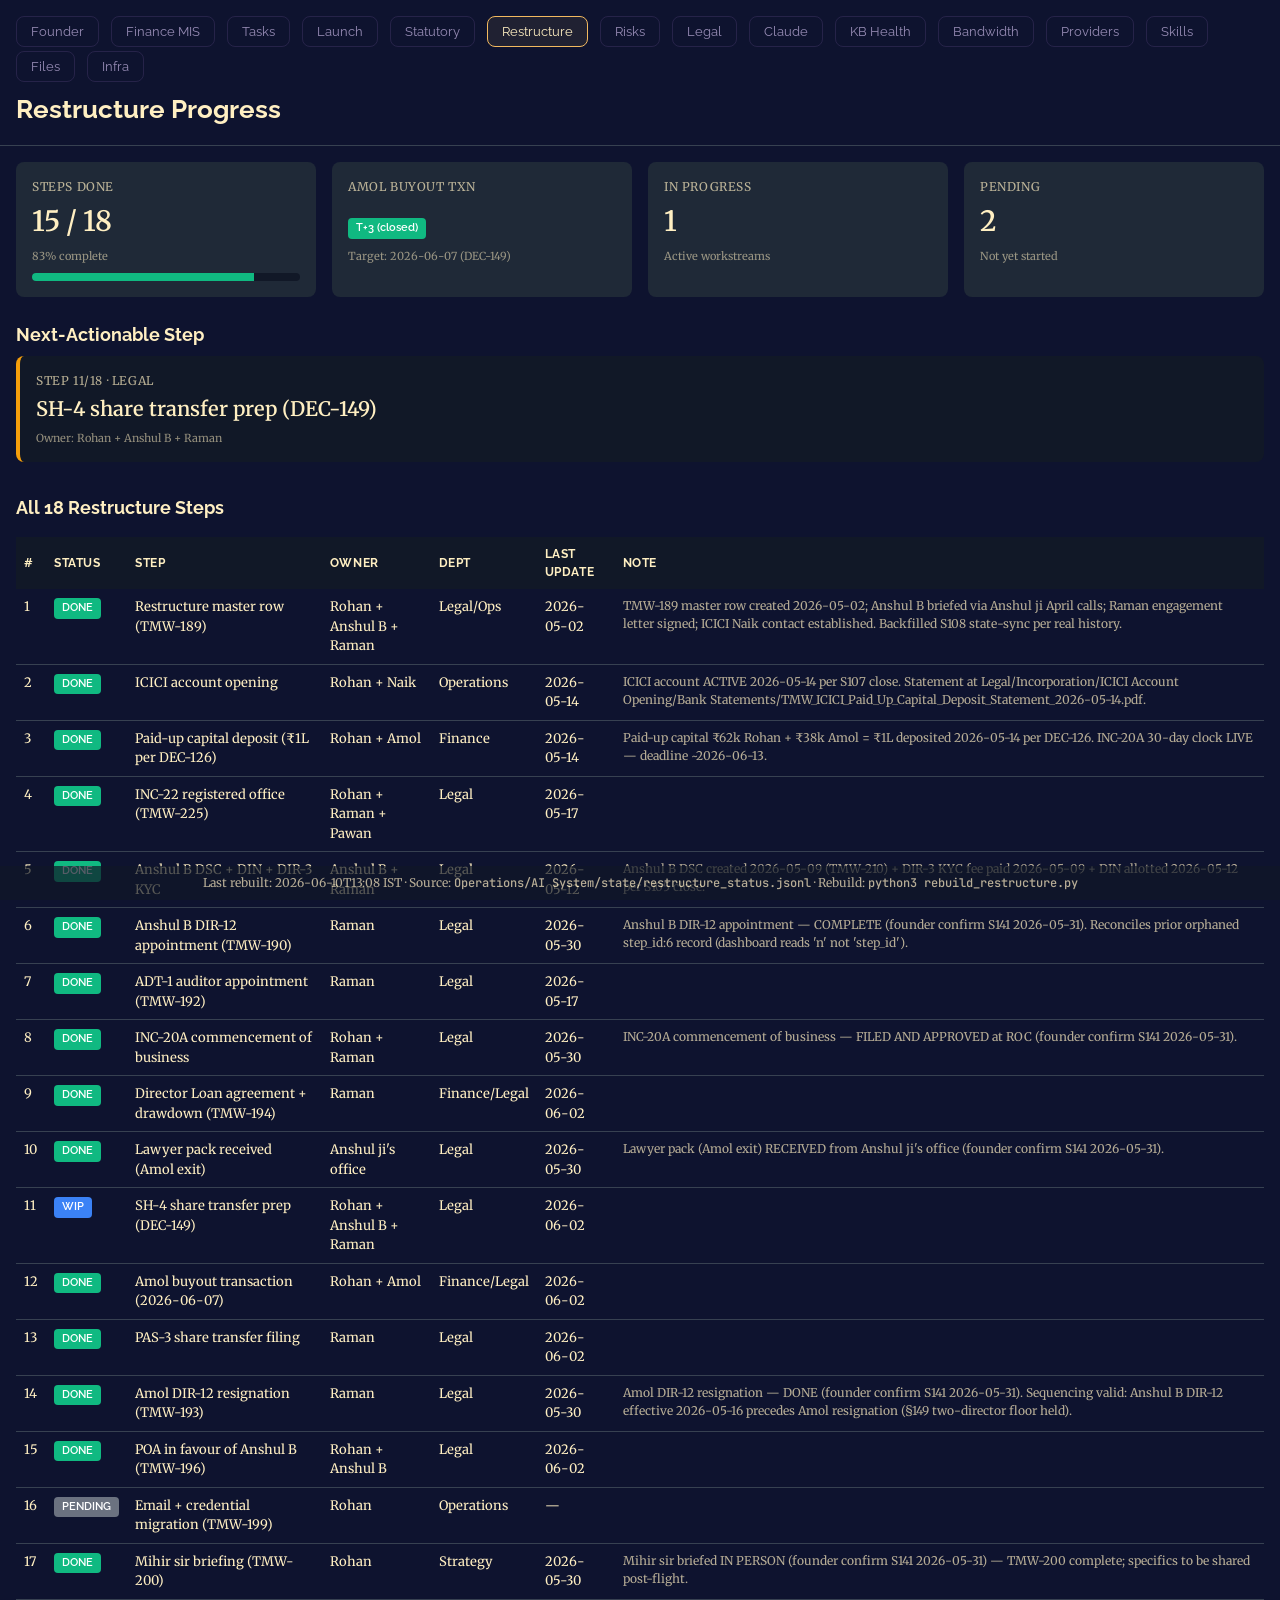
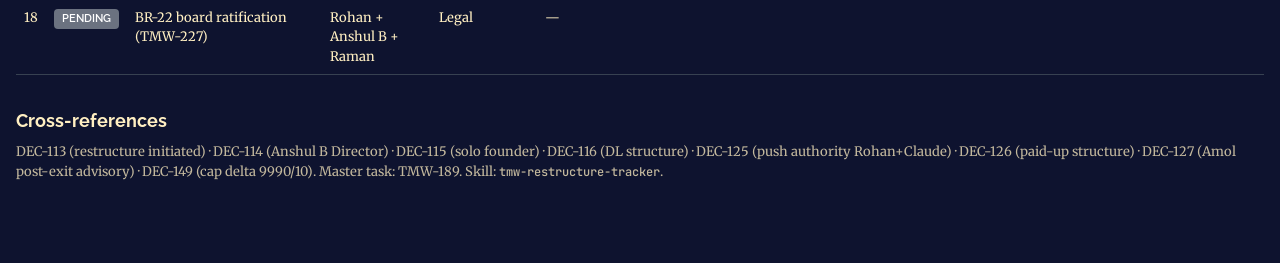
<file: restructure.html>
<!DOCTYPE html>
<html lang="en">
<head>
<meta charset="UTF-8">
<meta name="viewport" content="width=device-width, initial-scale=1.0">
<title>TMW Restructure · Founder Control Panel</title>
<link rel="stylesheet" href="dashboard-tokens.css">
<link rel="stylesheet" href="dashboard-components.css">
<link rel="icon" href="logo.jpeg">
<style>
  .metric-row { display: grid; grid-template-columns: repeat(auto-fit, minmax(200px, 1fr)); gap: 16px; margin-bottom: 24px; }
  .metric { padding: 16px; border-radius: 8px; background: var(--surface-1, #1F2937); }
  .metric .label { font-size: 12px; opacity: 0.7; text-transform: uppercase; letter-spacing: 0.05em; }
  .metric .value { font-size: 28px; font-weight: 600; margin-top: 4px; }
  .metric .sub { font-size: 11px; opacity: 0.55; margin-top: 6px; }
  .badge { display: inline-block; padding: 2px 8px; border-radius: 4px; font-size: 11px; font-weight: 600; }
  .badge--urgent { background: #DC2626; color: white; }
  .badge--high { background: #F59E0B; color: white; }
  .badge--ok { background: #10B981; color: white; }
  .badge--info { background: #3B82F6; color: white; }
  .badge--default { background: #6B7280; color: white; }
  table.t { width: 100%; border-collapse: collapse; margin: 16px 0; }
  table.t th { background: var(--surface-2, #111827); padding: 8px; text-align: left; font-size: 12px; text-transform: uppercase; letter-spacing: 0.05em; }
  table.t td { padding: 8px; border-bottom: 1px solid var(--border, #374151); font-size: 13px; vertical-align: top; }
  .empty { padding: 16px; opacity: 0.6; font-style: italic; }
  section { margin-bottom: 32px; }
  h2 { margin: 24px 0 8px; font-size: 18px; }
  .stale-banner { position: sticky; bottom: 0; padding: 8px 16px; background: var(--surface-2, #111827); font-size: 12px; opacity: 0.7; text-align: center; }
  .ds-nav { flex-wrap: wrap; gap: 4px 12px; }
  .progress-bar { width: 100%; height: 8px; background: var(--surface-2, #111827); border-radius: 4px; overflow: hidden; }
  .progress-fill { height: 100%; transition: width 0.3s ease; }
  .progress-fill--green { background: #10B981; }
  .progress-fill--amber { background: #F59E0B; }
  .progress-fill--red { background: #DC2626; }
  /* --- Mobile (≤700px): scrollable nav, scrollable tables, stacked metrics --- */
  @media (max-width: 700px) {
    .ds-nav { display: flex; flex-wrap: nowrap; overflow-x: auto; -webkit-overflow-scrolling: touch; gap: 6px; padding-bottom: 4px; }
    .ds-nav a { flex: 0 0 auto; padding: 6px 10px; font-size: 12px; white-space: nowrap; }
    table.t { display: block; width: 100%; overflow-x: auto; white-space: nowrap; -webkit-overflow-scrolling: touch; }
  }
  @media (max-width: 480px) {
    .metric-row { grid-template-columns: 1fr; }
  }
  
</style>
</head>
<body>
<div class="app-shell">
  <header class="ds-header" style="padding: 16px; border-bottom: 1px solid var(--border, #374151);">
      <nav class="ds-nav">
        <a href="index.html">Founder</a>
        <a href="finance-mis.html">Finance MIS</a>
        <a href="tasks.html">Tasks</a>
        <a href="launch-readiness.html">Launch</a>
        <a href="statutory.html">Statutory</a>
        <a href="restructure.html" class="ds-nav-active">Restructure</a>
        <a href="risk-register.html">Risks</a>
        <a href="legal.html">Legal</a>
        <a href="claude-usage.html">Claude</a>
        <a href="kb-health.html">KB Health</a>
        <a href="bandwidth.html">Bandwidth</a>
        <a href="ai-providers.html">Providers</a>
        <a href="skills.html">Skills</a>
        <a href="folder-map.html">Files</a>
        <a href="infra.html">Infra</a>
      </nav>
    <h1 style="margin: 8px 0 0;">Restructure Progress</h1>
  </header>

  <main style="padding: 16px;">
<div class="metric-row">
  <div class="metric">
    <div class="label">Steps Done</div>
    <div class="value">15 / 18</div>
    <div class="sub">83% complete</div>
    <div class="progress-bar" style="margin-top: 8px;"><div class="progress-fill progress-fill--green" style="width: 83%;"></div></div>
  </div>
  <div class="metric">
    <div class="label">Amol Buyout Txn</div>
    <div class="value"><span class="badge badge--ok">T+3 (closed)</span></div>
    <div class="sub">Target: 2026-06-07 (DEC-149)</div>
  </div>
  <div class="metric">
    <div class="label">In Progress</div>
    <div class="value">1</div>
    <div class="sub">Active workstreams</div>
  </div>
  <div class="metric">
    <div class="label">Pending</div>
    <div class="value">2</div>
    <div class="sub">Not yet started</div>
  </div>
</div>

<section>
<h2>Next-Actionable Step</h2>
<div class="metric" style="background: var(--surface-2, #111827); border-left: 4px solid #F59E0B;">
  <div class="label">Step 11/18 · Legal</div>
  <div class="value" style="font-size: 20px;">SH-4 share transfer prep (DEC-149)</div>
  <div class="sub">Owner: Rohan + Anshul B + Raman</div>
</div>
</section>

<section>
<h2>All 18 Restructure Steps</h2>
<table class="t">
  <thead><tr><th>#</th><th>Status</th><th>Step</th><th>Owner</th><th>Dept</th><th>Last Update</th><th>Note</th></tr></thead>
  <tbody>
<tr><td>1</td><td><span class="badge badge--ok">DONE</span></td><td>Restructure master row (TMW-189)</td><td>Rohan + Anshul B + Raman</td><td>Legal/Ops</td><td>2026-05-02</td><td style="font-size: 12px; opacity: 0.7;">TMW-189 master row created 2026-05-02; Anshul B briefed via Anshul ji April calls; Raman engagement letter signed; ICICI Naik contact established. Backfilled S108 state-sync per real history.</td></tr>
<tr><td>2</td><td><span class="badge badge--ok">DONE</span></td><td>ICICI account opening</td><td>Rohan + Naik</td><td>Operations</td><td>2026-05-14</td><td style="font-size: 12px; opacity: 0.7;">ICICI account ACTIVE 2026-05-14 per S107 close. Statement at Legal/Incorporation/ICICI Account Opening/Bank Statements/TMW_ICICI_Paid_Up_Capital_Deposit_Statement_2026-05-14.pdf.</td></tr>
<tr><td>3</td><td><span class="badge badge--ok">DONE</span></td><td>Paid-up capital deposit (₹1L per DEC-126)</td><td>Rohan + Amol</td><td>Finance</td><td>2026-05-14</td><td style="font-size: 12px; opacity: 0.7;">Paid-up capital ₹62k Rohan + ₹38k Amol = ₹1L deposited 2026-05-14 per DEC-126. INC-20A 30-day clock LIVE — deadline ~2026-06-13.</td></tr>
<tr><td>4</td><td><span class="badge badge--ok">DONE</span></td><td>INC-22 registered office (TMW-225)</td><td>Rohan + Raman + Pawan</td><td>Legal</td><td>2026-05-17</td><td style="font-size: 12px; opacity: 0.7;"></td></tr>
<tr><td>5</td><td><span class="badge badge--ok">DONE</span></td><td>Anshul B DSC + DIN + DIR-3 KYC</td><td>Anshul B + Raman</td><td>Legal</td><td>2026-05-12</td><td style="font-size: 12px; opacity: 0.7;">Anshul B DSC created 2026-05-09 (TMW-210) + DIR-3 KYC fee paid 2026-05-09 + DIN allotted 2026-05-12 per S105 close.</td></tr>
<tr><td>6</td><td><span class="badge badge--ok">DONE</span></td><td>Anshul B DIR-12 appointment (TMW-190)</td><td>Raman</td><td>Legal</td><td>2026-05-30</td><td style="font-size: 12px; opacity: 0.7;">Anshul B DIR-12 appointment — COMPLETE (founder confirm S141 2026-05-31). Reconciles prior orphaned step_id:6 record (dashboard reads 'n' not 'step_id').</td></tr>
<tr><td>7</td><td><span class="badge badge--ok">DONE</span></td><td>ADT-1 auditor appointment (TMW-192)</td><td>Raman</td><td>Legal</td><td>2026-05-17</td><td style="font-size: 12px; opacity: 0.7;"></td></tr>
<tr><td>8</td><td><span class="badge badge--ok">DONE</span></td><td>INC-20A commencement of business</td><td>Rohan + Raman</td><td>Legal</td><td>2026-05-30</td><td style="font-size: 12px; opacity: 0.7;">INC-20A commencement of business — FILED AND APPROVED at ROC (founder confirm S141 2026-05-31).</td></tr>
<tr><td>9</td><td><span class="badge badge--ok">DONE</span></td><td>Director Loan agreement + drawdown (TMW-194)</td><td>Raman</td><td>Finance/Legal</td><td>2026-06-02</td><td style="font-size: 12px; opacity: 0.7;"></td></tr>
<tr><td>10</td><td><span class="badge badge--ok">DONE</span></td><td>Lawyer pack received (Amol exit)</td><td>Anshul ji's office</td><td>Legal</td><td>2026-05-30</td><td style="font-size: 12px; opacity: 0.7;">Lawyer pack (Amol exit) RECEIVED from Anshul ji's office (founder confirm S141 2026-05-31).</td></tr>
<tr><td>11</td><td><span class="badge badge--info">WIP</span></td><td>SH-4 share transfer prep (DEC-149)</td><td>Rohan + Anshul B + Raman</td><td>Legal</td><td>2026-06-02</td><td style="font-size: 12px; opacity: 0.7;"></td></tr>
<tr><td>12</td><td><span class="badge badge--ok">DONE</span></td><td>Amol buyout transaction (2026-06-07)</td><td>Rohan + Amol</td><td>Finance/Legal</td><td>2026-06-02</td><td style="font-size: 12px; opacity: 0.7;"></td></tr>
<tr><td>13</td><td><span class="badge badge--ok">DONE</span></td><td>PAS-3 share transfer filing</td><td>Raman</td><td>Legal</td><td>2026-06-02</td><td style="font-size: 12px; opacity: 0.7;"></td></tr>
<tr><td>14</td><td><span class="badge badge--ok">DONE</span></td><td>Amol DIR-12 resignation (TMW-193)</td><td>Raman</td><td>Legal</td><td>2026-05-30</td><td style="font-size: 12px; opacity: 0.7;">Amol DIR-12 resignation — DONE (founder confirm S141 2026-05-31). Sequencing valid: Anshul B DIR-12 effective 2026-05-16 precedes Amol resignation (§149 two-director floor held).</td></tr>
<tr><td>15</td><td><span class="badge badge--ok">DONE</span></td><td>POA in favour of Anshul B (TMW-196)</td><td>Rohan + Anshul B</td><td>Legal</td><td>2026-06-02</td><td style="font-size: 12px; opacity: 0.7;"></td></tr>
<tr><td>16</td><td><span class="badge badge--default">PENDING</span></td><td>Email + credential migration (TMW-199)</td><td>Rohan</td><td>Operations</td><td>—</td><td style="font-size: 12px; opacity: 0.7;"></td></tr>
<tr><td>17</td><td><span class="badge badge--ok">DONE</span></td><td>Mihir sir briefing (TMW-200)</td><td>Rohan</td><td>Strategy</td><td>2026-05-30</td><td style="font-size: 12px; opacity: 0.7;">Mihir sir briefed IN PERSON (founder confirm S141 2026-05-31) — TMW-200 complete; specifics to be shared post-flight.</td></tr>
<tr><td>18</td><td><span class="badge badge--default">PENDING</span></td><td>BR-22 board ratification (TMW-227)</td><td>Rohan + Anshul B + Raman</td><td>Legal</td><td>—</td><td style="font-size: 12px; opacity: 0.7;"></td></tr>
  </tbody>
</table>
</section>

<section>
<h2>Cross-references</h2>
<p style="font-size: 13px; opacity: 0.75;">
DEC-113 (restructure initiated) · DEC-114 (Anshul B Director) · DEC-115 (solo founder) · DEC-116 (DL structure) ·
DEC-125 (push authority Rohan+Claude) · DEC-126 (paid-up structure) · DEC-127 (Amol post-exit advisory) ·
DEC-149 (cap delta 9990/10). Master task: TMW-189. Skill: <code>tmw-restructure-tracker</code>.
</p>
</section>

  </main>

  <div class="stale-banner">
    Last rebuilt: 2026-06-10T13:08 IST · Source: <code>Operations/AI System/state/restructure_status.jsonl</code> · Rebuild: <code>python3 rebuild_restructure.py</code>
  </div>
</div>
</body>
</html>
</file>
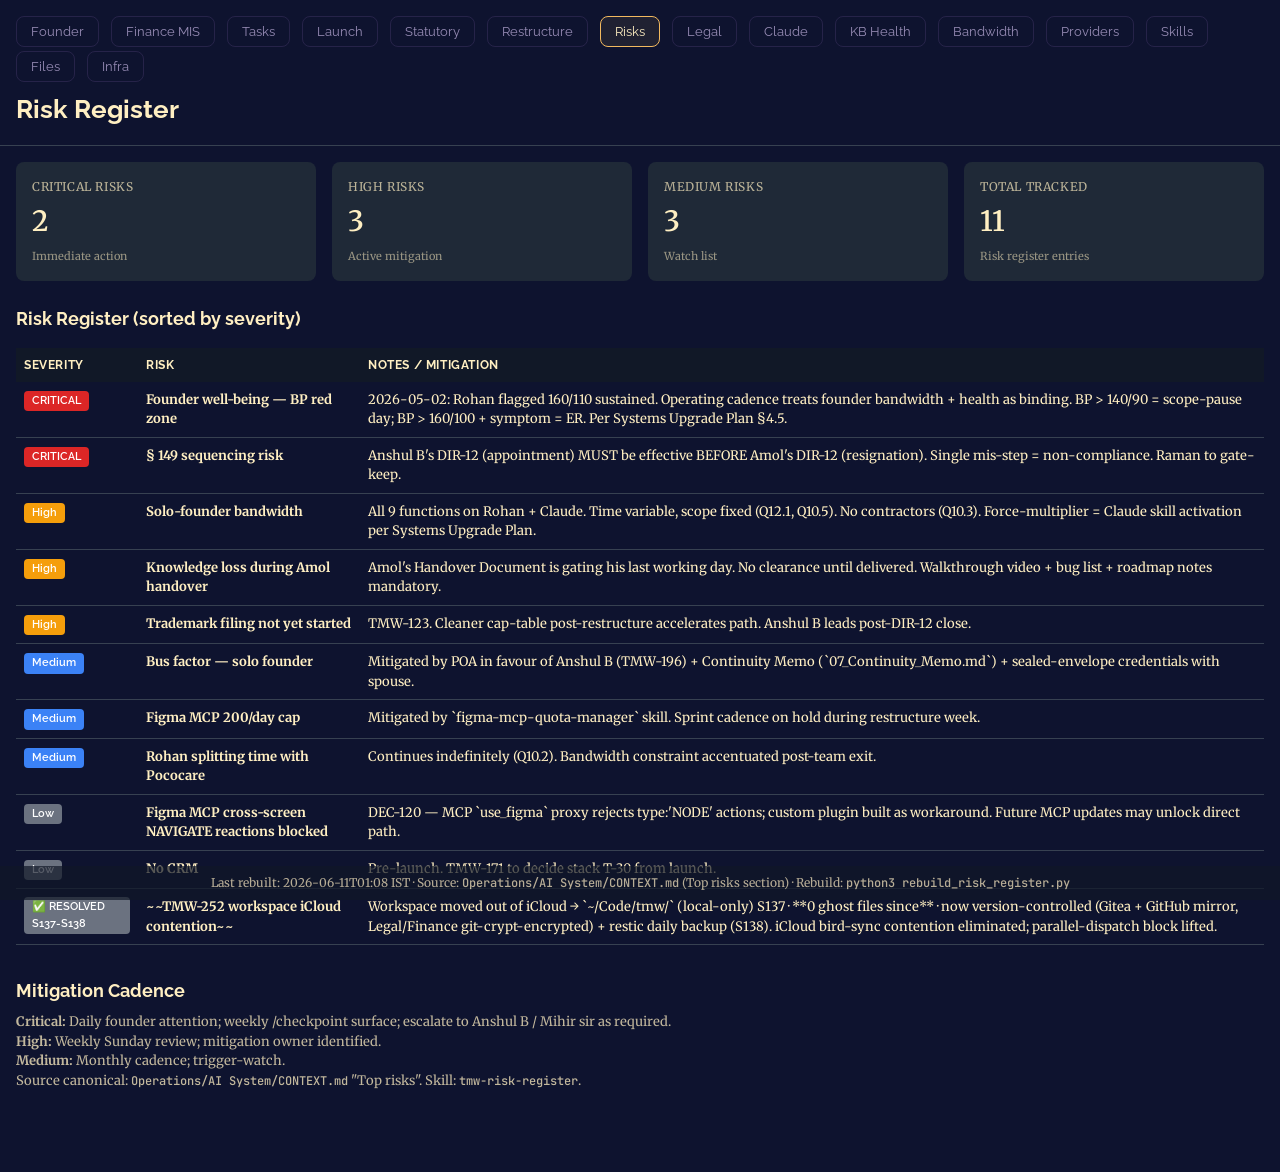
<file: risk-register.html>
<!DOCTYPE html>
<html lang="en">
<head>
<meta charset="UTF-8">
<meta name="viewport" content="width=device-width, initial-scale=1.0">
<title>TMW Risk Register · Founder Control Panel</title>
<link rel="stylesheet" href="dashboard-tokens.css">
<link rel="stylesheet" href="dashboard-components.css">
<link rel="icon" href="logo.jpeg">
<style>
  .metric-row { display: grid; grid-template-columns: repeat(auto-fit, minmax(200px, 1fr)); gap: 16px; margin-bottom: 24px; }
  .metric { padding: 16px; border-radius: 8px; background: var(--surface-1, #1F2937); }
  .metric .label { font-size: 12px; opacity: 0.7; text-transform: uppercase; letter-spacing: 0.05em; }
  .metric .value { font-size: 28px; font-weight: 600; margin-top: 4px; }
  .metric .sub { font-size: 11px; opacity: 0.55; margin-top: 6px; }
  .badge { display: inline-block; padding: 2px 8px; border-radius: 4px; font-size: 11px; font-weight: 600; }
  .badge--urgent { background: #DC2626; color: white; }
  .badge--high { background: #F59E0B; color: white; }
  .badge--ok { background: #10B981; color: white; }
  .badge--info { background: #3B82F6; color: white; }
  .badge--default { background: #6B7280; color: white; }
  table.t { width: 100%; border-collapse: collapse; margin: 16px 0; }
  table.t th { background: var(--surface-2, #111827); padding: 8px; text-align: left; font-size: 12px; text-transform: uppercase; letter-spacing: 0.05em; }
  table.t td { padding: 8px; border-bottom: 1px solid var(--border, #374151); font-size: 13px; vertical-align: top; }
  .empty { padding: 16px; opacity: 0.6; font-style: italic; }
  section { margin-bottom: 32px; }
  h2 { margin: 24px 0 8px; font-size: 18px; }
  .stale-banner { position: sticky; bottom: 0; padding: 8px 16px; background: var(--surface-2, #111827); font-size: 12px; opacity: 0.7; text-align: center; }
  .ds-nav { flex-wrap: wrap; gap: 4px 12px; }
  .progress-bar { width: 100%; height: 8px; background: var(--surface-2, #111827); border-radius: 4px; overflow: hidden; }
  .progress-fill { height: 100%; transition: width 0.3s ease; }
  .progress-fill--green { background: #10B981; }
  .progress-fill--amber { background: #F59E0B; }
  .progress-fill--red { background: #DC2626; }
  /* --- Mobile (≤700px): scrollable nav, scrollable tables, stacked metrics --- */
  @media (max-width: 700px) {
    .ds-nav { display: flex; flex-wrap: nowrap; overflow-x: auto; -webkit-overflow-scrolling: touch; gap: 6px; padding-bottom: 4px; }
    .ds-nav a { flex: 0 0 auto; padding: 6px 10px; font-size: 12px; white-space: nowrap; }
    table.t { display: block; width: 100%; overflow-x: auto; white-space: nowrap; -webkit-overflow-scrolling: touch; }
  }
  @media (max-width: 480px) {
    .metric-row { grid-template-columns: 1fr; }
  }
  
</style>
</head>
<body>
<div class="app-shell">
  <header class="ds-header" style="padding: 16px; border-bottom: 1px solid var(--border, #374151);">
      <nav class="ds-nav">
        <a href="index.html">Founder</a>
        <a href="finance-mis.html">Finance MIS</a>
        <a href="tasks.html">Tasks</a>
        <a href="launch-readiness.html">Launch</a>
        <a href="statutory.html">Statutory</a>
        <a href="restructure.html">Restructure</a>
        <a href="risk-register.html" class="ds-nav-active">Risks</a>
        <a href="legal.html">Legal</a>
        <a href="claude-usage.html">Claude</a>
        <a href="kb-health.html">KB Health</a>
        <a href="bandwidth.html">Bandwidth</a>
        <a href="ai-providers.html">Providers</a>
        <a href="skills.html">Skills</a>
        <a href="folder-map.html">Files</a>
        <a href="infra.html">Infra</a>
      </nav>
    <h1 style="margin: 8px 0 0;">Risk Register</h1>
  </header>

  <main style="padding: 16px;">
<div class="metric-row">
  <div class="metric">
    <div class="label">Critical Risks</div>
    <div class="value">2</div>
    <div class="sub">Immediate action</div>
  </div>
  <div class="metric">
    <div class="label">High Risks</div>
    <div class="value">3</div>
    <div class="sub">Active mitigation</div>
  </div>
  <div class="metric">
    <div class="label">Medium Risks</div>
    <div class="value">3</div>
    <div class="sub">Watch list</div>
  </div>
  <div class="metric">
    <div class="label">Total Tracked</div>
    <div class="value">11</div>
    <div class="sub">Risk register entries</div>
  </div>
</div>

<section>
<h2>Risk Register (sorted by severity)</h2>
<table class="t">
  <thead><tr><th>Severity</th><th>Risk</th><th>Notes / Mitigation</th></tr></thead>
  <tbody>
<tr><td><span class="badge badge--urgent">CRITICAL</span></td><td><strong>Founder well-being — BP red zone</strong></td><td>2026-05-02: Rohan flagged 160/110 sustained. Operating cadence treats founder bandwidth + health as binding. BP > 140/90 = scope-pause day; BP > 160/100 + symptom = ER. Per Systems Upgrade Plan §4.5.</td></tr>
<tr><td><span class="badge badge--urgent">CRITICAL</span></td><td><strong>§ 149 sequencing risk</strong></td><td>Anshul B's DIR-12 (appointment) MUST be effective BEFORE Amol's DIR-12 (resignation). Single mis-step = non-compliance. Raman to gate-keep.</td></tr>
<tr><td><span class="badge badge--high">High</span></td><td><strong>Solo-founder bandwidth</strong></td><td>All 9 functions on Rohan + Claude. Time variable, scope fixed (Q12.1, Q10.5). No contractors (Q10.3). Force-multiplier = Claude skill activation per Systems Upgrade Plan.</td></tr>
<tr><td><span class="badge badge--high">High</span></td><td><strong>Knowledge loss during Amol handover</strong></td><td>Amol's Handover Document is gating his last working day. No clearance until delivered. Walkthrough video + bug list + roadmap notes mandatory.</td></tr>
<tr><td><span class="badge badge--high">High</span></td><td><strong>Trademark filing not yet started</strong></td><td>TMW-123. Cleaner cap-table post-restructure accelerates path. Anshul B leads post-DIR-12 close.</td></tr>
<tr><td><span class="badge badge--info">Medium</span></td><td><strong>Bus factor — solo founder</strong></td><td>Mitigated by POA in favour of Anshul B (TMW-196) + Continuity Memo (`07_Continuity_Memo.md`) + sealed-envelope credentials with spouse.</td></tr>
<tr><td><span class="badge badge--info">Medium</span></td><td><strong>Figma MCP 200/day cap</strong></td><td>Mitigated by `figma-mcp-quota-manager` skill. Sprint cadence on hold during restructure week.</td></tr>
<tr><td><span class="badge badge--info">Medium</span></td><td><strong>Rohan splitting time with Pococare</strong></td><td>Continues indefinitely (Q10.2). Bandwidth constraint accentuated post-team exit.</td></tr>
<tr><td><span class="badge badge--default">Low</span></td><td><strong>Figma MCP cross-screen NAVIGATE reactions blocked</strong></td><td>DEC-120 — MCP `use_figma` proxy rejects type:'NODE' actions; custom plugin built as workaround. Future MCP updates may unlock direct path.</td></tr>
<tr><td><span class="badge badge--default">Low</span></td><td><strong>No CRM</strong></td><td>Pre-launch. TMW-171 to decide stack T-30 from launch.</td></tr>
<tr><td><span class="badge badge--default">✅ RESOLVED S137-S138</span></td><td><strong>~~TMW-252 workspace iCloud contention~~</strong></td><td>Workspace moved out of iCloud → `~/Code/tmw/` (local-only) S137 · **0 ghost files since** · now version-controlled (Gitea + GitHub mirror, Legal/Finance git-crypt-encrypted) + restic daily backup (S138). iCloud bird-sync contention eliminated; parallel-dispatch block lifted.</td></tr>
  </tbody>
</table>
</section>

<section>
<h2>Mitigation Cadence</h2>
<p style="font-size: 13px; opacity: 0.75;">
<strong>Critical:</strong> Daily founder attention; weekly /checkpoint surface; escalate to Anshul B / Mihir sir as required.<br>
<strong>High:</strong> Weekly Sunday review; mitigation owner identified.<br>
<strong>Medium:</strong> Monthly cadence; trigger-watch.<br>
Source canonical: <code>Operations/AI System/CONTEXT.md</code> "Top risks". Skill: <code>tmw-risk-register</code>.
</p>
</section>

  </main>

  <div class="stale-banner">
    Last rebuilt: 2026-06-11T01:08 IST · Source: <code>Operations/AI System/CONTEXT.md</code> (Top risks section) · Rebuild: <code>python3 rebuild_risk_register.py</code>
  </div>
</div>
</body>
</html>
</file>
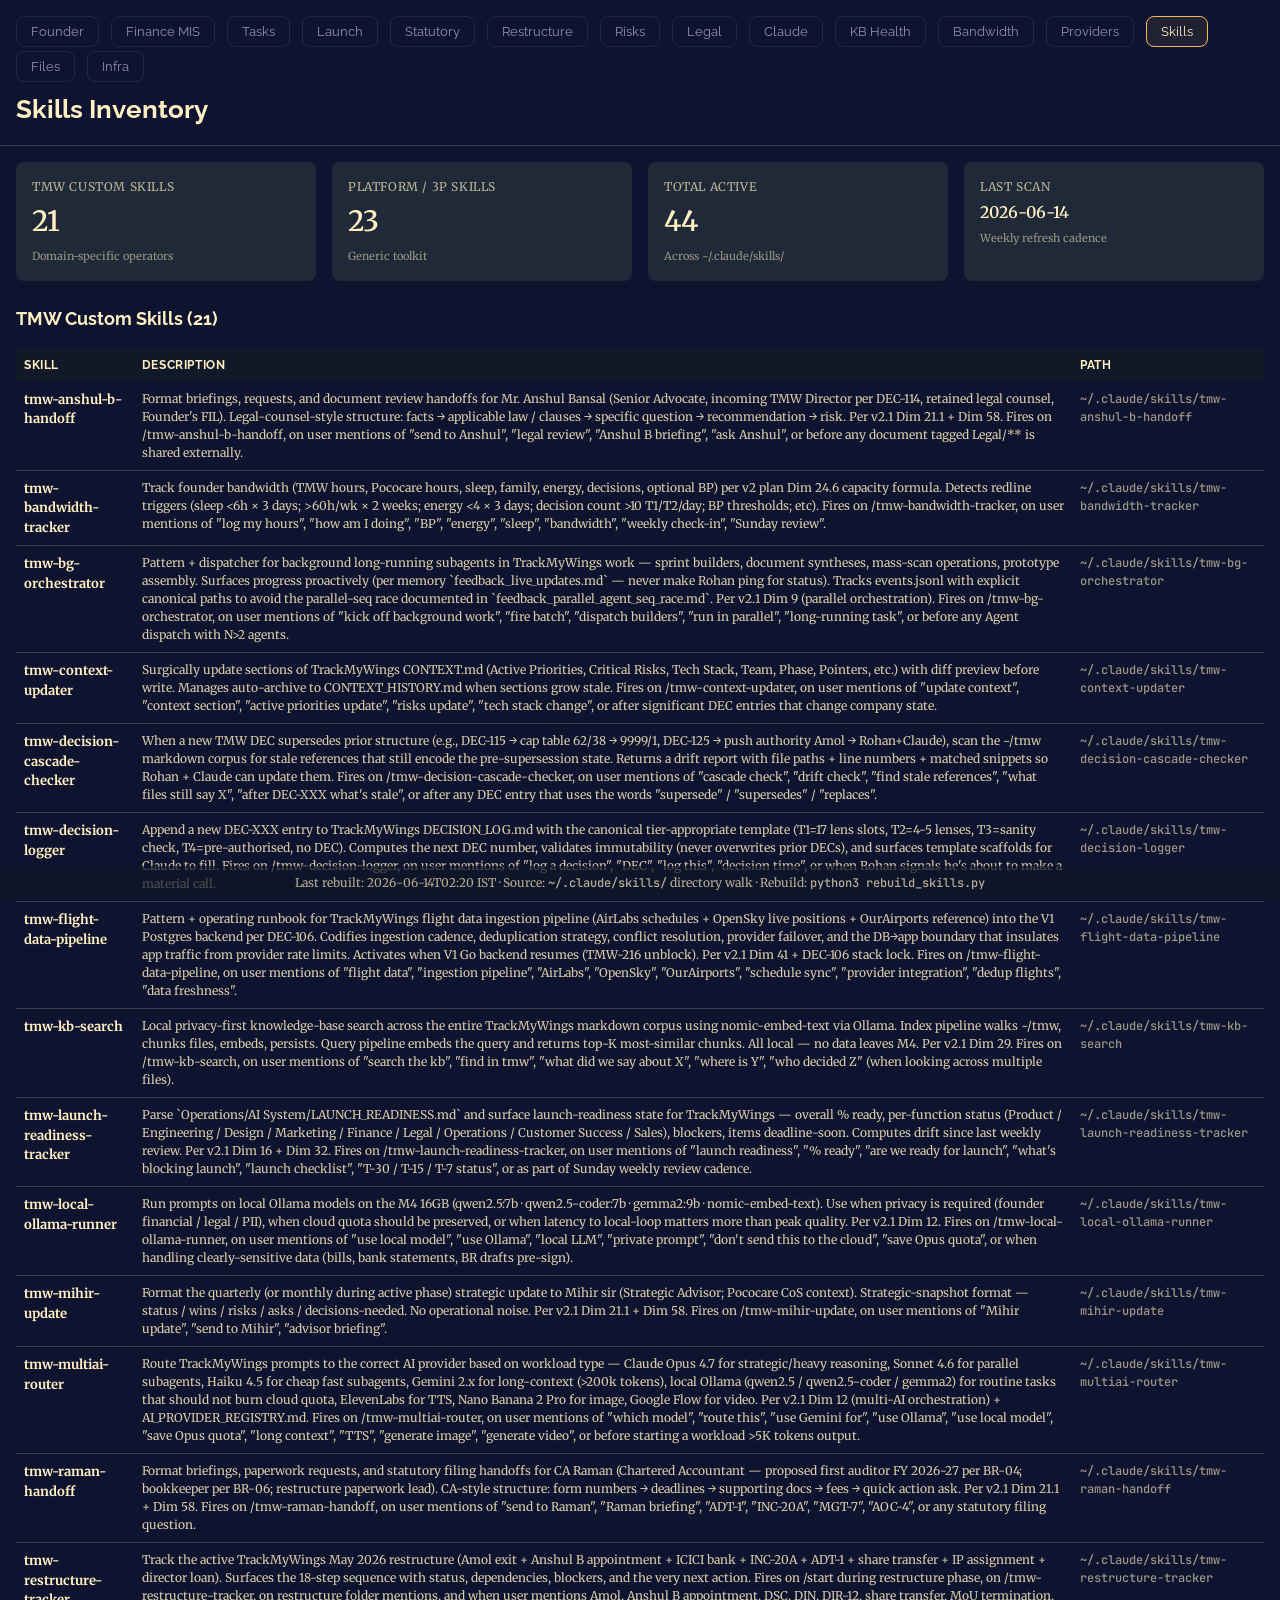
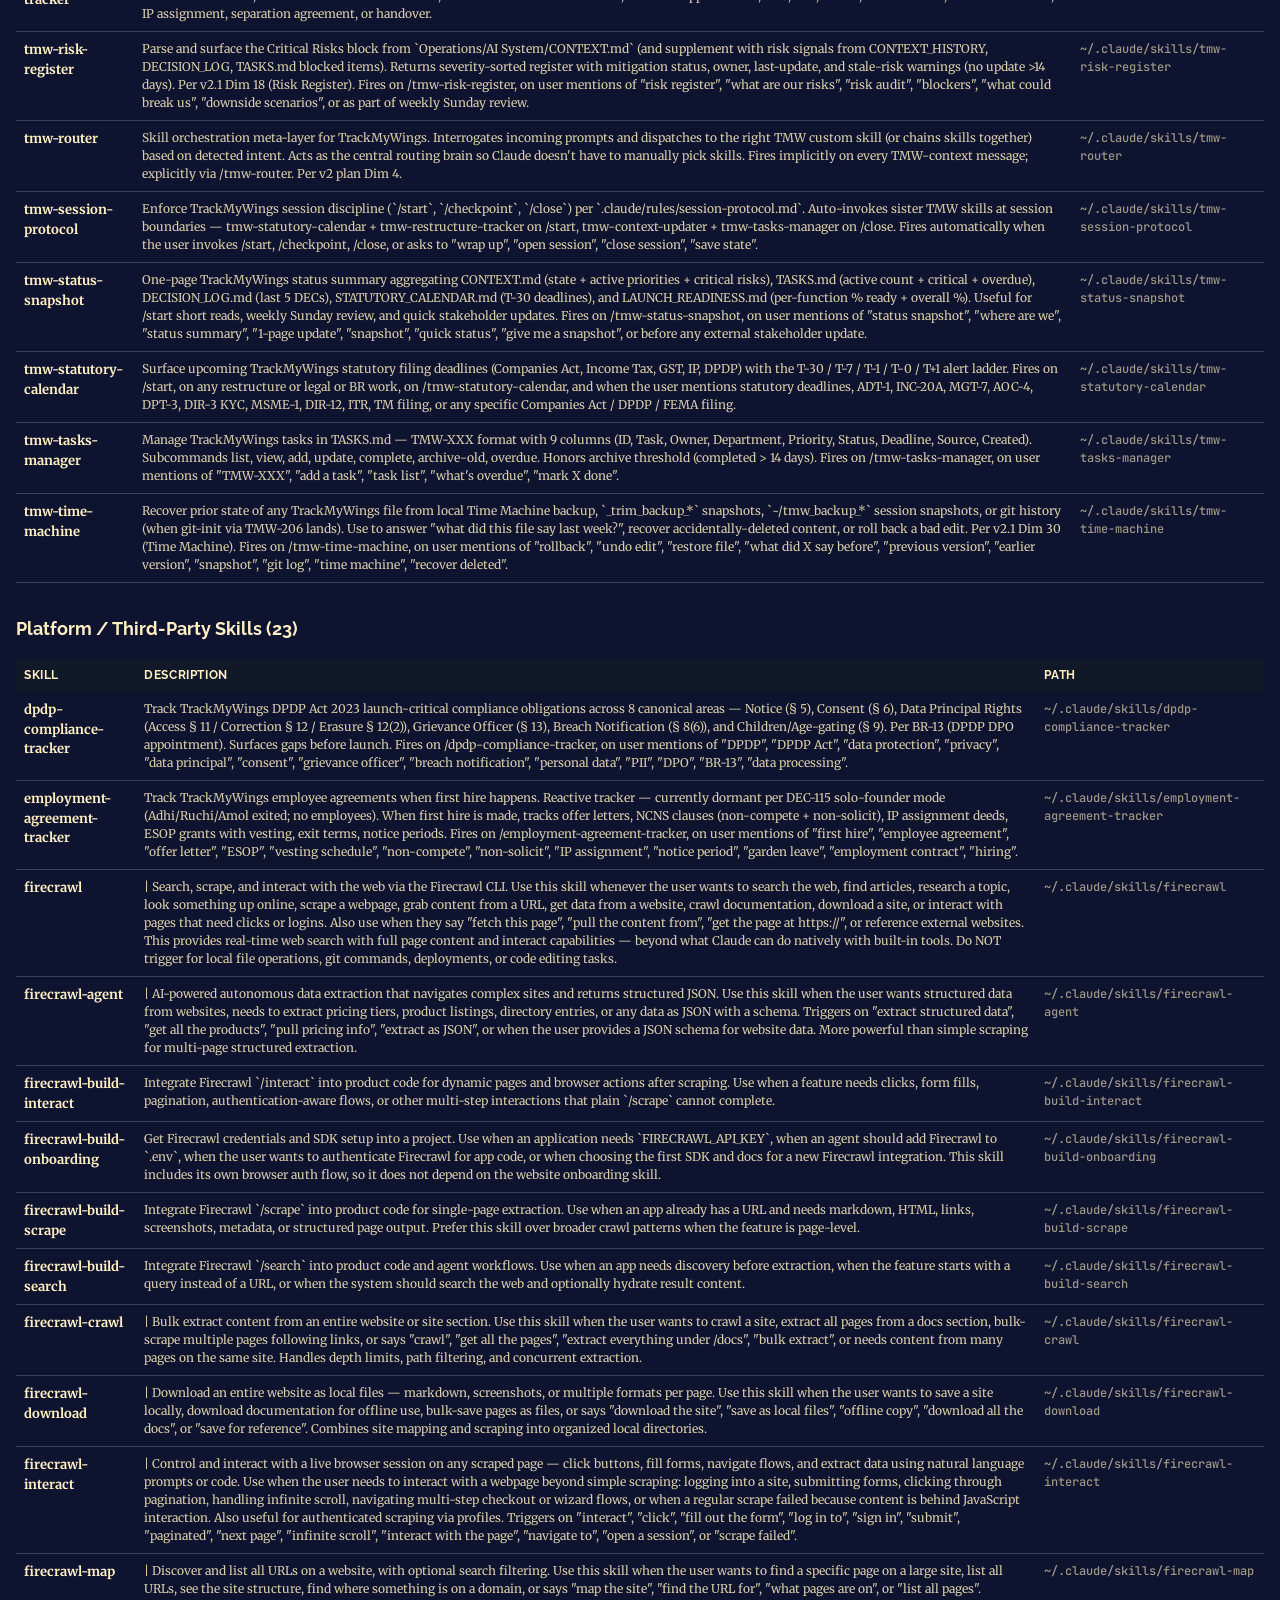
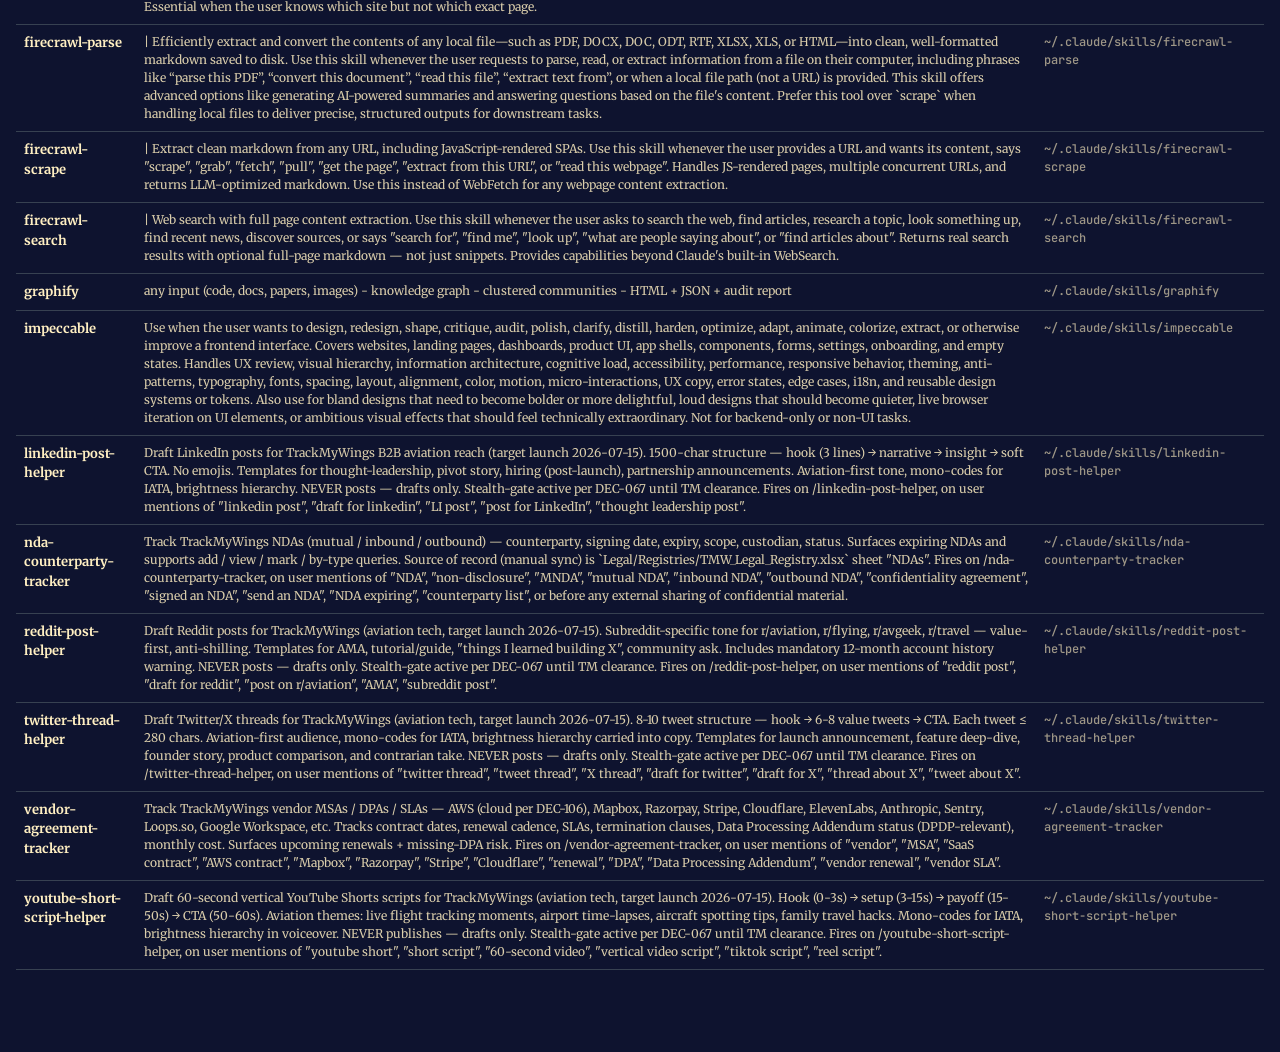
<file: skills.html>
<!DOCTYPE html>
<html lang="en">
<head>
<meta charset="UTF-8">
<meta name="viewport" content="width=device-width, initial-scale=1.0">
<title>TMW Skills · Founder Control Panel</title>
<link rel="stylesheet" href="dashboard-tokens.css">
<link rel="stylesheet" href="dashboard-components.css">
<link rel="icon" href="logo.jpeg">
<style>
  .metric-row { display: grid; grid-template-columns: repeat(auto-fit, minmax(200px, 1fr)); gap: 16px; margin-bottom: 24px; }
  .metric { padding: 16px; border-radius: 8px; background: var(--surface-1, #1F2937); }
  .metric .label { font-size: 12px; opacity: 0.7; text-transform: uppercase; letter-spacing: 0.05em; }
  .metric .value { font-size: 28px; font-weight: 600; margin-top: 4px; }
  .metric .sub { font-size: 11px; opacity: 0.55; margin-top: 6px; }
  .badge { display: inline-block; padding: 2px 8px; border-radius: 4px; font-size: 11px; font-weight: 600; }
  .badge--urgent { background: #DC2626; color: white; }
  .badge--high { background: #F59E0B; color: white; }
  .badge--ok { background: #10B981; color: white; }
  .badge--info { background: #3B82F6; color: white; }
  .badge--default { background: #6B7280; color: white; }
  table.t { width: 100%; border-collapse: collapse; margin: 16px 0; }
  table.t th { background: var(--surface-2, #111827); padding: 8px; text-align: left; font-size: 12px; text-transform: uppercase; letter-spacing: 0.05em; }
  table.t td { padding: 8px; border-bottom: 1px solid var(--border, #374151); font-size: 13px; vertical-align: top; }
  .empty { padding: 16px; opacity: 0.6; font-style: italic; }
  section { margin-bottom: 32px; }
  h2 { margin: 24px 0 8px; font-size: 18px; }
  .stale-banner { position: sticky; bottom: 0; padding: 8px 16px; background: var(--surface-2, #111827); font-size: 12px; opacity: 0.7; text-align: center; }
  .ds-nav { flex-wrap: wrap; gap: 4px 12px; }
  .progress-bar { width: 100%; height: 8px; background: var(--surface-2, #111827); border-radius: 4px; overflow: hidden; }
  .progress-fill { height: 100%; transition: width 0.3s ease; }
  .progress-fill--green { background: #10B981; }
  .progress-fill--amber { background: #F59E0B; }
  .progress-fill--red { background: #DC2626; }
  /* --- Mobile (≤700px): scrollable nav, scrollable tables, stacked metrics --- */
  @media (max-width: 700px) {
    .ds-nav { display: flex; flex-wrap: nowrap; overflow-x: auto; -webkit-overflow-scrolling: touch; gap: 6px; padding-bottom: 4px; }
    .ds-nav a { flex: 0 0 auto; padding: 6px 10px; font-size: 12px; white-space: nowrap; }
    table.t { display: block; width: 100%; overflow-x: auto; white-space: nowrap; -webkit-overflow-scrolling: touch; }
  }
  @media (max-width: 480px) {
    .metric-row { grid-template-columns: 1fr; }
  }
  
</style>
</head>
<body>
<div class="app-shell">
  <header class="ds-header" style="padding: 16px; border-bottom: 1px solid var(--border, #374151);">
      <nav class="ds-nav">
        <a href="index.html">Founder</a>
        <a href="finance-mis.html">Finance MIS</a>
        <a href="tasks.html">Tasks</a>
        <a href="launch-readiness.html">Launch</a>
        <a href="statutory.html">Statutory</a>
        <a href="restructure.html">Restructure</a>
        <a href="risk-register.html">Risks</a>
        <a href="legal.html">Legal</a>
        <a href="claude-usage.html">Claude</a>
        <a href="kb-health.html">KB Health</a>
        <a href="bandwidth.html">Bandwidth</a>
        <a href="ai-providers.html">Providers</a>
        <a href="skills.html" class="ds-nav-active">Skills</a>
        <a href="folder-map.html">Files</a>
        <a href="infra.html">Infra</a>
      </nav>
    <h1 style="margin: 8px 0 0;">Skills Inventory</h1>
  </header>

  <main style="padding: 16px;">
<div class="metric-row">
  <div class="metric">
    <div class="label">TMW Custom Skills</div>
    <div class="value">21</div>
    <div class="sub">Domain-specific operators</div>
  </div>
  <div class="metric">
    <div class="label">Platform / 3P Skills</div>
    <div class="value">23</div>
    <div class="sub">Generic toolkit</div>
  </div>
  <div class="metric">
    <div class="label">Total Active</div>
    <div class="value">44</div>
    <div class="sub">Across ~/.claude/skills/</div>
  </div>
  <div class="metric">
    <div class="label">Last Scan</div>
    <div class="value" style="font-size: 16px;">2026-06-14</div>
    <div class="sub">Weekly refresh cadence</div>
  </div>
</div>

<section>
<h2>TMW Custom Skills (21)</h2>
<table class="t"><thead><tr><th>Skill</th><th>Description</th><th>Path</th></tr></thead><tbody><tr><td><strong>tmw-anshul-b-handoff</strong></td><td style="font-size: 12px; opacity: 0.85;">Format briefings, requests, and document review handoffs for Mr. Anshul Bansal (Senior Advocate, incoming TMW Director per DEC-114, retained legal counsel, Founder's FIL). Legal-counsel-style structure: facts → applicable law / clauses → specific question → recommendation → risk. Per v2.1 Dim 21.1 + Dim 58. Fires on /tmw-anshul-b-handoff, on user mentions of "send to Anshul", "legal review", "Anshul B briefing", "ask Anshul", or before any document tagged Legal/** is shared externally.</td><td style="font-size: 11px; opacity: 0.6;"><code>~/.claude/skills/tmw-anshul-b-handoff</code></td></tr>
<tr><td><strong>tmw-bandwidth-tracker</strong></td><td style="font-size: 12px; opacity: 0.85;">Track founder bandwidth (TMW hours, Pococare hours, sleep, family, energy, decisions, optional BP) per v2 plan Dim 24.6 capacity formula. Detects redline triggers (sleep <6h × 3 days; >60h/wk × 2 weeks; energy <4 × 3 days; decision count >10 T1/T2/day; BP thresholds; etc). Fires on /tmw-bandwidth-tracker, on user mentions of "log my hours", "how am I doing", "BP", "energy", "sleep", "bandwidth", "weekly check-in", "Sunday review".</td><td style="font-size: 11px; opacity: 0.6;"><code>~/.claude/skills/tmw-bandwidth-tracker</code></td></tr>
<tr><td><strong>tmw-bg-orchestrator</strong></td><td style="font-size: 12px; opacity: 0.85;">Pattern + dispatcher for background long-running subagents in TrackMyWings work — sprint builders, document syntheses, mass-scan operations, prototype assembly. Surfaces progress proactively (per memory `feedback_live_updates.md` — never make Rohan ping for status). Tracks events.jsonl with explicit canonical paths to avoid the parallel-seq race documented in `feedback_parallel_agent_seq_race.md`. Per v2.1 Dim 9 (parallel orchestration). Fires on /tmw-bg-orchestrator, on user mentions of "kick off background work", "fire batch", "dispatch builders", "run in parallel", "long-running task", or before any Agent dispatch with N>2 agents.</td><td style="font-size: 11px; opacity: 0.6;"><code>~/.claude/skills/tmw-bg-orchestrator</code></td></tr>
<tr><td><strong>tmw-context-updater</strong></td><td style="font-size: 12px; opacity: 0.85;">Surgically update sections of TrackMyWings CONTEXT.md (Active Priorities, Critical Risks, Tech Stack, Team, Phase, Pointers, etc.) with diff preview before write. Manages auto-archive to CONTEXT_HISTORY.md when sections grow stale. Fires on /tmw-context-updater, on user mentions of "update context", "context section", "active priorities update", "risks update", "tech stack change", or after significant DEC entries that change company state.</td><td style="font-size: 11px; opacity: 0.6;"><code>~/.claude/skills/tmw-context-updater</code></td></tr>
<tr><td><strong>tmw-decision-cascade-checker</strong></td><td style="font-size: 12px; opacity: 0.85;">When a new TMW DEC supersedes prior structure (e.g., DEC-115 → cap table 62/38 → 9999/1, DEC-125 → push authority Amol → Rohan+Claude), scan the ~/tmw markdown corpus for stale references that still encode the pre-supersession state. Returns a drift report with file paths + line numbers + matched snippets so Rohan + Claude can update them. Fires on /tmw-decision-cascade-checker, on user mentions of "cascade check", "drift check", "find stale references", "what files still say X", "after DEC-XXX what's stale", or after any DEC entry that uses the words "supersede" / "supersedes" / "replaces".</td><td style="font-size: 11px; opacity: 0.6;"><code>~/.claude/skills/tmw-decision-cascade-checker</code></td></tr>
<tr><td><strong>tmw-decision-logger</strong></td><td style="font-size: 12px; opacity: 0.85;">Append a new DEC-XXX entry to TrackMyWings DECISION_LOG.md with the canonical tier-appropriate template (T1=17 lens slots, T2=4-5 lenses, T3=sanity check, T4=pre-authorised, no DEC). Computes the next DEC number, validates immutability (never overwrites prior DECs), and surfaces template scaffolds for Claude to fill. Fires on /tmw-decision-logger, on user mentions of "log a decision", "DEC", "log this", "decision time", or when Rohan signals he's about to make a material call.</td><td style="font-size: 11px; opacity: 0.6;"><code>~/.claude/skills/tmw-decision-logger</code></td></tr>
<tr><td><strong>tmw-flight-data-pipeline</strong></td><td style="font-size: 12px; opacity: 0.85;">Pattern + operating runbook for TrackMyWings flight data ingestion pipeline (AirLabs schedules + OpenSky live positions + OurAirports reference) into the V1 Postgres backend per DEC-106. Codifies ingestion cadence, deduplication strategy, conflict resolution, provider failover, and the DB→app boundary that insulates app traffic from provider rate limits. Activates when V1 Go backend resumes (TMW-216 unblock). Per v2.1 Dim 41 + DEC-106 stack lock. Fires on /tmw-flight-data-pipeline, on user mentions of "flight data", "ingestion pipeline", "AirLabs", "OpenSky", "OurAirports", "schedule sync", "provider integration", "dedup flights", "data freshness".</td><td style="font-size: 11px; opacity: 0.6;"><code>~/.claude/skills/tmw-flight-data-pipeline</code></td></tr>
<tr><td><strong>tmw-kb-search</strong></td><td style="font-size: 12px; opacity: 0.85;">Local privacy-first knowledge-base search across the entire TrackMyWings markdown corpus using nomic-embed-text via Ollama. Index pipeline walks ~/tmw, chunks files, embeds, persists. Query pipeline embeds the query and returns top-K most-similar chunks. All local — no data leaves M4. Per v2.1 Dim 29. Fires on /tmw-kb-search, on user mentions of "search the kb", "find in tmw", "what did we say about X", "where is Y", "who decided Z" (when looking across multiple files).</td><td style="font-size: 11px; opacity: 0.6;"><code>~/.claude/skills/tmw-kb-search</code></td></tr>
<tr><td><strong>tmw-launch-readiness-tracker</strong></td><td style="font-size: 12px; opacity: 0.85;">Parse `Operations/AI System/LAUNCH_READINESS.md` and surface launch-readiness state for TrackMyWings — overall % ready, per-function status (Product / Engineering / Design / Marketing / Finance / Legal / Operations / Customer Success / Sales), blockers, items deadline-soon. Computes drift since last weekly review. Per v2.1 Dim 16 + Dim 32. Fires on /tmw-launch-readiness-tracker, on user mentions of "launch readiness", "% ready", "are we ready for launch", "what's blocking launch", "launch checklist", "T-30 / T-15 / T-7 status", or as part of Sunday weekly review cadence.</td><td style="font-size: 11px; opacity: 0.6;"><code>~/.claude/skills/tmw-launch-readiness-tracker</code></td></tr>
<tr><td><strong>tmw-local-ollama-runner</strong></td><td style="font-size: 12px; opacity: 0.85;">Run prompts on local Ollama models on the M4 16GB (qwen2.5:7b · qwen2.5-coder:7b · gemma2:9b · nomic-embed-text). Use when privacy is required (founder financial / legal / PII), when cloud quota should be preserved, or when latency to local-loop matters more than peak quality. Per v2.1 Dim 12. Fires on /tmw-local-ollama-runner, on user mentions of "use local model", "use Ollama", "local LLM", "private prompt", "don't send this to the cloud", "save Opus quota", or when handling clearly-sensitive data (bills, bank statements, BR drafts pre-sign).</td><td style="font-size: 11px; opacity: 0.6;"><code>~/.claude/skills/tmw-local-ollama-runner</code></td></tr>
<tr><td><strong>tmw-mihir-update</strong></td><td style="font-size: 12px; opacity: 0.85;">Format the quarterly (or monthly during active phase) strategic update to Mihir sir (Strategic Advisor; Pococare CoS context). Strategic-snapshot format — status / wins / risks / asks / decisions-needed. No operational noise. Per v2.1 Dim 21.1 + Dim 58. Fires on /tmw-mihir-update, on user mentions of "Mihir update", "send to Mihir", "advisor briefing".</td><td style="font-size: 11px; opacity: 0.6;"><code>~/.claude/skills/tmw-mihir-update</code></td></tr>
<tr><td><strong>tmw-multiai-router</strong></td><td style="font-size: 12px; opacity: 0.85;">Route TrackMyWings prompts to the correct AI provider based on workload type — Claude Opus 4.7 for strategic/heavy reasoning, Sonnet 4.6 for parallel subagents, Haiku 4.5 for cheap fast subagents, Gemini 2.x for long-context (>200k tokens), local Ollama (qwen2.5 / qwen2.5-coder / gemma2) for routine tasks that should not burn cloud quota, ElevenLabs for TTS, Nano Banana 2 Pro for image, Google Flow for video. Per v2.1 Dim 12 (multi-AI orchestration) + AI_PROVIDER_REGISTRY.md. Fires on /tmw-multiai-router, on user mentions of "which model", "route this", "use Gemini for", "use Ollama", "use local model", "save Opus quota", "long context", "TTS", "generate image", "generate video", or before starting a workload >5K tokens output.</td><td style="font-size: 11px; opacity: 0.6;"><code>~/.claude/skills/tmw-multiai-router</code></td></tr>
<tr><td><strong>tmw-raman-handoff</strong></td><td style="font-size: 12px; opacity: 0.85;">Format briefings, paperwork requests, and statutory filing handoffs for CA Raman (Chartered Accountant — proposed first auditor FY 2026-27 per BR-04; bookkeeper per BR-06; restructure paperwork lead). CA-style structure: form numbers → deadlines → supporting docs → fees → quick action ask. Per v2.1 Dim 21.1 + Dim 58. Fires on /tmw-raman-handoff, on user mentions of "send to Raman", "Raman briefing", "ADT-1", "INC-20A", "MGT-7", "AOC-4", or any statutory filing question.</td><td style="font-size: 11px; opacity: 0.6;"><code>~/.claude/skills/tmw-raman-handoff</code></td></tr>
<tr><td><strong>tmw-restructure-tracker</strong></td><td style="font-size: 12px; opacity: 0.85;">Track the active TrackMyWings May 2026 restructure (Amol exit + Anshul B appointment + ICICI bank + INC-20A + ADT-1 + share transfer + IP assignment + director loan). Surfaces the 18-step sequence with status, dependencies, blockers, and the very next action. Fires on /start during restructure phase, on /tmw-restructure-tracker, on restructure folder mentions, and when user mentions Amol, Anshul B appointment, DSC, DIN, DIR-12, share transfer, MoU termination, IP assignment, separation agreement, or handover.</td><td style="font-size: 11px; opacity: 0.6;"><code>~/.claude/skills/tmw-restructure-tracker</code></td></tr>
<tr><td><strong>tmw-risk-register</strong></td><td style="font-size: 12px; opacity: 0.85;">Parse and surface the Critical Risks block from `Operations/AI System/CONTEXT.md` (and supplement with risk signals from CONTEXT_HISTORY, DECISION_LOG, TASKS.md blocked items). Returns severity-sorted register with mitigation status, owner, last-update, and stale-risk warnings (no update >14 days). Per v2.1 Dim 18 (Risk Register). Fires on /tmw-risk-register, on user mentions of "risk register", "what are our risks", "risk audit", "blockers", "what could break us", "downside scenarios", or as part of weekly Sunday review.</td><td style="font-size: 11px; opacity: 0.6;"><code>~/.claude/skills/tmw-risk-register</code></td></tr>
<tr><td><strong>tmw-router</strong></td><td style="font-size: 12px; opacity: 0.85;">Skill orchestration meta-layer for TrackMyWings. Interrogates incoming prompts and dispatches to the right TMW custom skill (or chains skills together) based on detected intent. Acts as the central routing brain so Claude doesn't have to manually pick skills. Fires implicitly on every TMW-context message; explicitly via /tmw-router. Per v2 plan Dim 4.</td><td style="font-size: 11px; opacity: 0.6;"><code>~/.claude/skills/tmw-router</code></td></tr>
<tr><td><strong>tmw-session-protocol</strong></td><td style="font-size: 12px; opacity: 0.85;">Enforce TrackMyWings session discipline (`/start`, `/checkpoint`, `/close`) per `.claude/rules/session-protocol.md`. Auto-invokes sister TMW skills at session boundaries — tmw-statutory-calendar + tmw-restructure-tracker on /start, tmw-context-updater + tmw-tasks-manager on /close. Fires automatically when the user invokes /start, /checkpoint, /close, or asks to "wrap up", "open session", "close session", "save state".</td><td style="font-size: 11px; opacity: 0.6;"><code>~/.claude/skills/tmw-session-protocol</code></td></tr>
<tr><td><strong>tmw-status-snapshot</strong></td><td style="font-size: 12px; opacity: 0.85;">One-page TrackMyWings status summary aggregating CONTEXT.md (state + active priorities + critical risks), TASKS.md (active count + critical + overdue), DECISION_LOG.md (last 5 DECs), STATUTORY_CALENDAR.md (T-30 deadlines), and LAUNCH_READINESS.md (per-function % ready + overall %). Useful for /start short reads, weekly Sunday review, and quick stakeholder updates. Fires on /tmw-status-snapshot, on user mentions of "status snapshot", "where are we", "status summary", "1-page update", "snapshot", "quick status", "give me a snapshot", or before any external stakeholder update.</td><td style="font-size: 11px; opacity: 0.6;"><code>~/.claude/skills/tmw-status-snapshot</code></td></tr>
<tr><td><strong>tmw-statutory-calendar</strong></td><td style="font-size: 12px; opacity: 0.85;">Surface upcoming TrackMyWings statutory filing deadlines (Companies Act, Income Tax, GST, IP, DPDP) with the T-30 / T-7 / T-1 / T-0 / T+1 alert ladder. Fires on /start, on any restructure or legal or BR work, on /tmw-statutory-calendar, and when the user mentions statutory deadlines, ADT-1, INC-20A, MGT-7, AOC-4, DPT-3, DIR-3 KYC, MSME-1, DIR-12, ITR, TM filing, or any specific Companies Act / DPDP / FEMA filing.</td><td style="font-size: 11px; opacity: 0.6;"><code>~/.claude/skills/tmw-statutory-calendar</code></td></tr>
<tr><td><strong>tmw-tasks-manager</strong></td><td style="font-size: 12px; opacity: 0.85;">Manage TrackMyWings tasks in TASKS.md — TMW-XXX format with 9 columns (ID, Task, Owner, Department, Priority, Status, Deadline, Source, Created). Subcommands list, view, add, update, complete, archive-old, overdue. Honors archive threshold (completed > 14 days). Fires on /tmw-tasks-manager, on user mentions of "TMW-XXX", "add a task", "task list", "what's overdue", "mark X done".</td><td style="font-size: 11px; opacity: 0.6;"><code>~/.claude/skills/tmw-tasks-manager</code></td></tr>
<tr><td><strong>tmw-time-machine</strong></td><td style="font-size: 12px; opacity: 0.85;">Recover prior state of any TrackMyWings file from local Time Machine backup, `_trim_backup_*` snapshots, `~/tmw_backup_*` session snapshots, or git history (when git-init via TMW-206 lands). Use to answer "what did this file say last week?", recover accidentally-deleted content, or roll back a bad edit. Per v2.1 Dim 30 (Time Machine). Fires on /tmw-time-machine, on user mentions of "rollback", "undo edit", "restore file", "what did X say before", "previous version", "earlier version", "snapshot", "git log", "time machine", "recover deleted".</td><td style="font-size: 11px; opacity: 0.6;"><code>~/.claude/skills/tmw-time-machine</code></td></tr></tbody></table>
</section>

<section>
<h2>Platform / Third-Party Skills (23)</h2>
<table class="t"><thead><tr><th>Skill</th><th>Description</th><th>Path</th></tr></thead><tbody><tr><td><strong>dpdp-compliance-tracker</strong></td><td style="font-size: 12px; opacity: 0.85;">Track TrackMyWings DPDP Act 2023 launch-critical compliance obligations across 8 canonical areas — Notice (§ 5), Consent (§ 6), Data Principal Rights (Access § 11 / Correction § 12 / Erasure § 12(2)), Grievance Officer (§ 13), Breach Notification (§ 8(6)), and Children/Age-gating (§ 9). Per BR-13 (DPDP DPO appointment). Surfaces gaps before launch. Fires on /dpdp-compliance-tracker, on user mentions of "DPDP", "DPDP Act", "data protection", "privacy", "data principal", "consent", "grievance officer", "breach notification", "personal data", "PII", "DPO", "BR-13", "data processing".</td><td style="font-size: 11px; opacity: 0.6;"><code>~/.claude/skills/dpdp-compliance-tracker</code></td></tr>
<tr><td><strong>employment-agreement-tracker</strong></td><td style="font-size: 12px; opacity: 0.85;">Track TrackMyWings employee agreements when first hire happens. Reactive tracker — currently dormant per DEC-115 solo-founder mode (Adhi/Ruchi/Amol exited; no employees). When first hire is made, tracks offer letters, NCNS clauses (non-compete + non-solicit), IP assignment deeds, ESOP grants with vesting, exit terms, notice periods. Fires on /employment-agreement-tracker, on user mentions of "first hire", "employee agreement", "offer letter", "ESOP", "vesting schedule", "non-compete", "non-solicit", "IP assignment", "notice period", "garden leave", "employment contract", "hiring".</td><td style="font-size: 11px; opacity: 0.6;"><code>~/.claude/skills/employment-agreement-tracker</code></td></tr>
<tr><td><strong>firecrawl</strong></td><td style="font-size: 12px; opacity: 0.85;">| Search, scrape, and interact with the web via the Firecrawl CLI. Use this skill whenever the user wants to search the web, find articles, research a topic, look something up online, scrape a webpage, grab content from a URL, get data from a website, crawl documentation, download a site, or interact with pages that need clicks or logins. Also use when they say "fetch this page", "pull the content from", "get the page at https://", or reference external websites. This provides real-time web search with full page content and interact capabilities — beyond what Claude can do natively with built-in tools. Do NOT trigger for local file operations, git commands, deployments, or code editing tasks.</td><td style="font-size: 11px; opacity: 0.6;"><code>~/.claude/skills/firecrawl</code></td></tr>
<tr><td><strong>firecrawl-agent</strong></td><td style="font-size: 12px; opacity: 0.85;">| AI-powered autonomous data extraction that navigates complex sites and returns structured JSON. Use this skill when the user wants structured data from websites, needs to extract pricing tiers, product listings, directory entries, or any data as JSON with a schema. Triggers on "extract structured data", "get all the products", "pull pricing info", "extract as JSON", or when the user provides a JSON schema for website data. More powerful than simple scraping for multi-page structured extraction.</td><td style="font-size: 11px; opacity: 0.6;"><code>~/.claude/skills/firecrawl-agent</code></td></tr>
<tr><td><strong>firecrawl-build-interact</strong></td><td style="font-size: 12px; opacity: 0.85;">Integrate Firecrawl `/interact` into product code for dynamic pages and browser actions after scraping. Use when a feature needs clicks, form fills, pagination, authentication-aware flows, or other multi-step interactions that plain `/scrape` cannot complete.</td><td style="font-size: 11px; opacity: 0.6;"><code>~/.claude/skills/firecrawl-build-interact</code></td></tr>
<tr><td><strong>firecrawl-build-onboarding</strong></td><td style="font-size: 12px; opacity: 0.85;">Get Firecrawl credentials and SDK setup into a project. Use when an application needs `FIRECRAWL_API_KEY`, when an agent should add Firecrawl to `.env`, when the user wants to authenticate Firecrawl for app code, or when choosing the first SDK and docs for a new Firecrawl integration. This skill includes its own browser auth flow, so it does not depend on the website onboarding skill.</td><td style="font-size: 11px; opacity: 0.6;"><code>~/.claude/skills/firecrawl-build-onboarding</code></td></tr>
<tr><td><strong>firecrawl-build-scrape</strong></td><td style="font-size: 12px; opacity: 0.85;">Integrate Firecrawl `/scrape` into product code for single-page extraction. Use when an app already has a URL and needs markdown, HTML, links, screenshots, metadata, or structured page output. Prefer this skill over broader crawl patterns when the feature is page-level.</td><td style="font-size: 11px; opacity: 0.6;"><code>~/.claude/skills/firecrawl-build-scrape</code></td></tr>
<tr><td><strong>firecrawl-build-search</strong></td><td style="font-size: 12px; opacity: 0.85;">Integrate Firecrawl `/search` into product code and agent workflows. Use when an app needs discovery before extraction, when the feature starts with a query instead of a URL, or when the system should search the web and optionally hydrate result content.</td><td style="font-size: 11px; opacity: 0.6;"><code>~/.claude/skills/firecrawl-build-search</code></td></tr>
<tr><td><strong>firecrawl-crawl</strong></td><td style="font-size: 12px; opacity: 0.85;">| Bulk extract content from an entire website or site section. Use this skill when the user wants to crawl a site, extract all pages from a docs section, bulk-scrape multiple pages following links, or says "crawl", "get all the pages", "extract everything under /docs", "bulk extract", or needs content from many pages on the same site. Handles depth limits, path filtering, and concurrent extraction.</td><td style="font-size: 11px; opacity: 0.6;"><code>~/.claude/skills/firecrawl-crawl</code></td></tr>
<tr><td><strong>firecrawl-download</strong></td><td style="font-size: 12px; opacity: 0.85;">| Download an entire website as local files — markdown, screenshots, or multiple formats per page. Use this skill when the user wants to save a site locally, download documentation for offline use, bulk-save pages as files, or says "download the site", "save as local files", "offline copy", "download all the docs", or "save for reference". Combines site mapping and scraping into organized local directories.</td><td style="font-size: 11px; opacity: 0.6;"><code>~/.claude/skills/firecrawl-download</code></td></tr>
<tr><td><strong>firecrawl-interact</strong></td><td style="font-size: 12px; opacity: 0.85;">| Control and interact with a live browser session on any scraped page — click buttons, fill forms, navigate flows, and extract data using natural language prompts or code. Use when the user needs to interact with a webpage beyond simple scraping: logging into a site, submitting forms, clicking through pagination, handling infinite scroll, navigating multi-step checkout or wizard flows, or when a regular scrape failed because content is behind JavaScript interaction. Also useful for authenticated scraping via profiles. Triggers on "interact", "click", "fill out the form", "log in to", "sign in", "submit", "paginated", "next page", "infinite scroll", "interact with the page", "navigate to", "open a session", or "scrape failed".</td><td style="font-size: 11px; opacity: 0.6;"><code>~/.claude/skills/firecrawl-interact</code></td></tr>
<tr><td><strong>firecrawl-map</strong></td><td style="font-size: 12px; opacity: 0.85;">| Discover and list all URLs on a website, with optional search filtering. Use this skill when the user wants to find a specific page on a large site, list all URLs, see the site structure, find where something is on a domain, or says "map the site", "find the URL for", "what pages are on", or "list all pages". Essential when the user knows which site but not which exact page.</td><td style="font-size: 11px; opacity: 0.6;"><code>~/.claude/skills/firecrawl-map</code></td></tr>
<tr><td><strong>firecrawl-parse</strong></td><td style="font-size: 12px; opacity: 0.85;">| Efficiently extract and convert the contents of any local file—such as PDF, DOCX, DOC, ODT, RTF, XLSX, XLS, or HTML—into clean, well-formatted markdown saved to disk. Use this skill whenever the user requests to parse, read, or extract information from a file on their computer, including phrases like “parse this PDF”, “convert this document”, “read this file”, “extract text from”, or when a local file path (not a URL) is provided. This skill offers advanced options like generating AI-powered summaries and answering questions based on the file's content. Prefer this tool over `scrape` when handling local files to deliver precise, structured outputs for downstream tasks.</td><td style="font-size: 11px; opacity: 0.6;"><code>~/.claude/skills/firecrawl-parse</code></td></tr>
<tr><td><strong>firecrawl-scrape</strong></td><td style="font-size: 12px; opacity: 0.85;">| Extract clean markdown from any URL, including JavaScript-rendered SPAs. Use this skill whenever the user provides a URL and wants its content, says "scrape", "grab", "fetch", "pull", "get the page", "extract from this URL", or "read this webpage". Handles JS-rendered pages, multiple concurrent URLs, and returns LLM-optimized markdown. Use this instead of WebFetch for any webpage content extraction.</td><td style="font-size: 11px; opacity: 0.6;"><code>~/.claude/skills/firecrawl-scrape</code></td></tr>
<tr><td><strong>firecrawl-search</strong></td><td style="font-size: 12px; opacity: 0.85;">| Web search with full page content extraction. Use this skill whenever the user asks to search the web, find articles, research a topic, look something up, find recent news, discover sources, or says "search for", "find me", "look up", "what are people saying about", or "find articles about". Returns real search results with optional full-page markdown — not just snippets. Provides capabilities beyond Claude's built-in WebSearch.</td><td style="font-size: 11px; opacity: 0.6;"><code>~/.claude/skills/firecrawl-search</code></td></tr>
<tr><td><strong>graphify</strong></td><td style="font-size: 12px; opacity: 0.85;">any input (code, docs, papers, images) - knowledge graph - clustered communities - HTML + JSON + audit report</td><td style="font-size: 11px; opacity: 0.6;"><code>~/.claude/skills/graphify</code></td></tr>
<tr><td><strong>impeccable</strong></td><td style="font-size: 12px; opacity: 0.85;">Use when the user wants to design, redesign, shape, critique, audit, polish, clarify, distill, harden, optimize, adapt, animate, colorize, extract, or otherwise improve a frontend interface. Covers websites, landing pages, dashboards, product UI, app shells, components, forms, settings, onboarding, and empty states. Handles UX review, visual hierarchy, information architecture, cognitive load, accessibility, performance, responsive behavior, theming, anti-patterns, typography, fonts, spacing, layout, alignment, color, motion, micro-interactions, UX copy, error states, edge cases, i18n, and reusable design systems or tokens. Also use for bland designs that need to become bolder or more delightful, loud designs that should become quieter, live browser iteration on UI elements, or ambitious visual effects that should feel technically extraordinary. Not for backend-only or non-UI tasks.</td><td style="font-size: 11px; opacity: 0.6;"><code>~/.claude/skills/impeccable</code></td></tr>
<tr><td><strong>linkedin-post-helper</strong></td><td style="font-size: 12px; opacity: 0.85;">Draft LinkedIn posts for TrackMyWings B2B aviation reach (target launch 2026-07-15). 1500-char structure — hook (3 lines) → narrative → insight → soft CTA. No emojis. Templates for thought-leadership, pivot story, hiring (post-launch), partnership announcements. Aviation-first tone, mono-codes for IATA, brightness hierarchy. NEVER posts — drafts only. Stealth-gate active per DEC-067 until TM clearance. Fires on /linkedin-post-helper, on user mentions of "linkedin post", "draft for linkedin", "LI post", "post for LinkedIn", "thought leadership post".</td><td style="font-size: 11px; opacity: 0.6;"><code>~/.claude/skills/linkedin-post-helper</code></td></tr>
<tr><td><strong>nda-counterparty-tracker</strong></td><td style="font-size: 12px; opacity: 0.85;">Track TrackMyWings NDAs (mutual / inbound / outbound) — counterparty, signing date, expiry, scope, custodian, status. Surfaces expiring NDAs and supports add / view / mark / by-type queries. Source of record (manual sync) is `Legal/Registries/TMW_Legal_Registry.xlsx` sheet "NDAs". Fires on /nda-counterparty-tracker, on user mentions of "NDA", "non-disclosure", "MNDA", "mutual NDA", "inbound NDA", "outbound NDA", "confidentiality agreement", "signed an NDA", "send an NDA", "NDA expiring", "counterparty list", or before any external sharing of confidential material.</td><td style="font-size: 11px; opacity: 0.6;"><code>~/.claude/skills/nda-counterparty-tracker</code></td></tr>
<tr><td><strong>reddit-post-helper</strong></td><td style="font-size: 12px; opacity: 0.85;">Draft Reddit posts for TrackMyWings (aviation tech, target launch 2026-07-15). Subreddit-specific tone for r/aviation, r/flying, r/avgeek, r/travel — value-first, anti-shilling. Templates for AMA, tutorial/guide, "things I learned building X", community ask. Includes mandatory 12-month account history warning. NEVER posts — drafts only. Stealth-gate active per DEC-067 until TM clearance. Fires on /reddit-post-helper, on user mentions of "reddit post", "draft for reddit", "post on r/aviation", "AMA", "subreddit post".</td><td style="font-size: 11px; opacity: 0.6;"><code>~/.claude/skills/reddit-post-helper</code></td></tr>
<tr><td><strong>twitter-thread-helper</strong></td><td style="font-size: 12px; opacity: 0.85;">Draft Twitter/X threads for TrackMyWings (aviation tech, target launch 2026-07-15). 8-10 tweet structure — hook → 6-8 value tweets → CTA. Each tweet ≤ 280 chars. Aviation-first audience, mono-codes for IATA, brightness hierarchy carried into copy. Templates for launch announcement, feature deep-dive, founder story, product comparison, and contrarian take. NEVER posts — drafts only. Stealth-gate active per DEC-067 until TM clearance. Fires on /twitter-thread-helper, on user mentions of "twitter thread", "tweet thread", "X thread", "draft for twitter", "draft for X", "thread about X", "tweet about X".</td><td style="font-size: 11px; opacity: 0.6;"><code>~/.claude/skills/twitter-thread-helper</code></td></tr>
<tr><td><strong>vendor-agreement-tracker</strong></td><td style="font-size: 12px; opacity: 0.85;">Track TrackMyWings vendor MSAs / DPAs / SLAs — AWS (cloud per DEC-106), Mapbox, Razorpay, Stripe, Cloudflare, ElevenLabs, Anthropic, Sentry, Loops.so, Google Workspace, etc. Tracks contract dates, renewal cadence, SLAs, termination clauses, Data Processing Addendum status (DPDP-relevant), monthly cost. Surfaces upcoming renewals + missing-DPA risk. Fires on /vendor-agreement-tracker, on user mentions of "vendor", "MSA", "SaaS contract", "AWS contract", "Mapbox", "Razorpay", "Stripe", "Cloudflare", "renewal", "DPA", "Data Processing Addendum", "vendor renewal", "vendor SLA".</td><td style="font-size: 11px; opacity: 0.6;"><code>~/.claude/skills/vendor-agreement-tracker</code></td></tr>
<tr><td><strong>youtube-short-script-helper</strong></td><td style="font-size: 12px; opacity: 0.85;">Draft 60-second vertical YouTube Shorts scripts for TrackMyWings (aviation tech, target launch 2026-07-15). Hook (0-3s) → setup (3-15s) → payoff (15-50s) → CTA (50-60s). Aviation themes: live flight tracking moments, airport time-lapses, aircraft spotting tips, family travel hacks. Mono-codes for IATA, brightness hierarchy in voiceover. NEVER publishes — drafts only. Stealth-gate active per DEC-067 until TM clearance. Fires on /youtube-short-script-helper, on user mentions of "youtube short", "short script", "60-second video", "vertical video script", "tiktok script", "reel script".</td><td style="font-size: 11px; opacity: 0.6;"><code>~/.claude/skills/youtube-short-script-helper</code></td></tr></tbody></table>
</section>

  </main>

  <div class="stale-banner">
    Last rebuilt: 2026-06-14T02:20 IST · Source: <code>~/.claude/skills/</code> directory walk · Rebuild: <code>python3 rebuild_skills.py</code>
  </div>
</div>
</body>
</html>
</file>
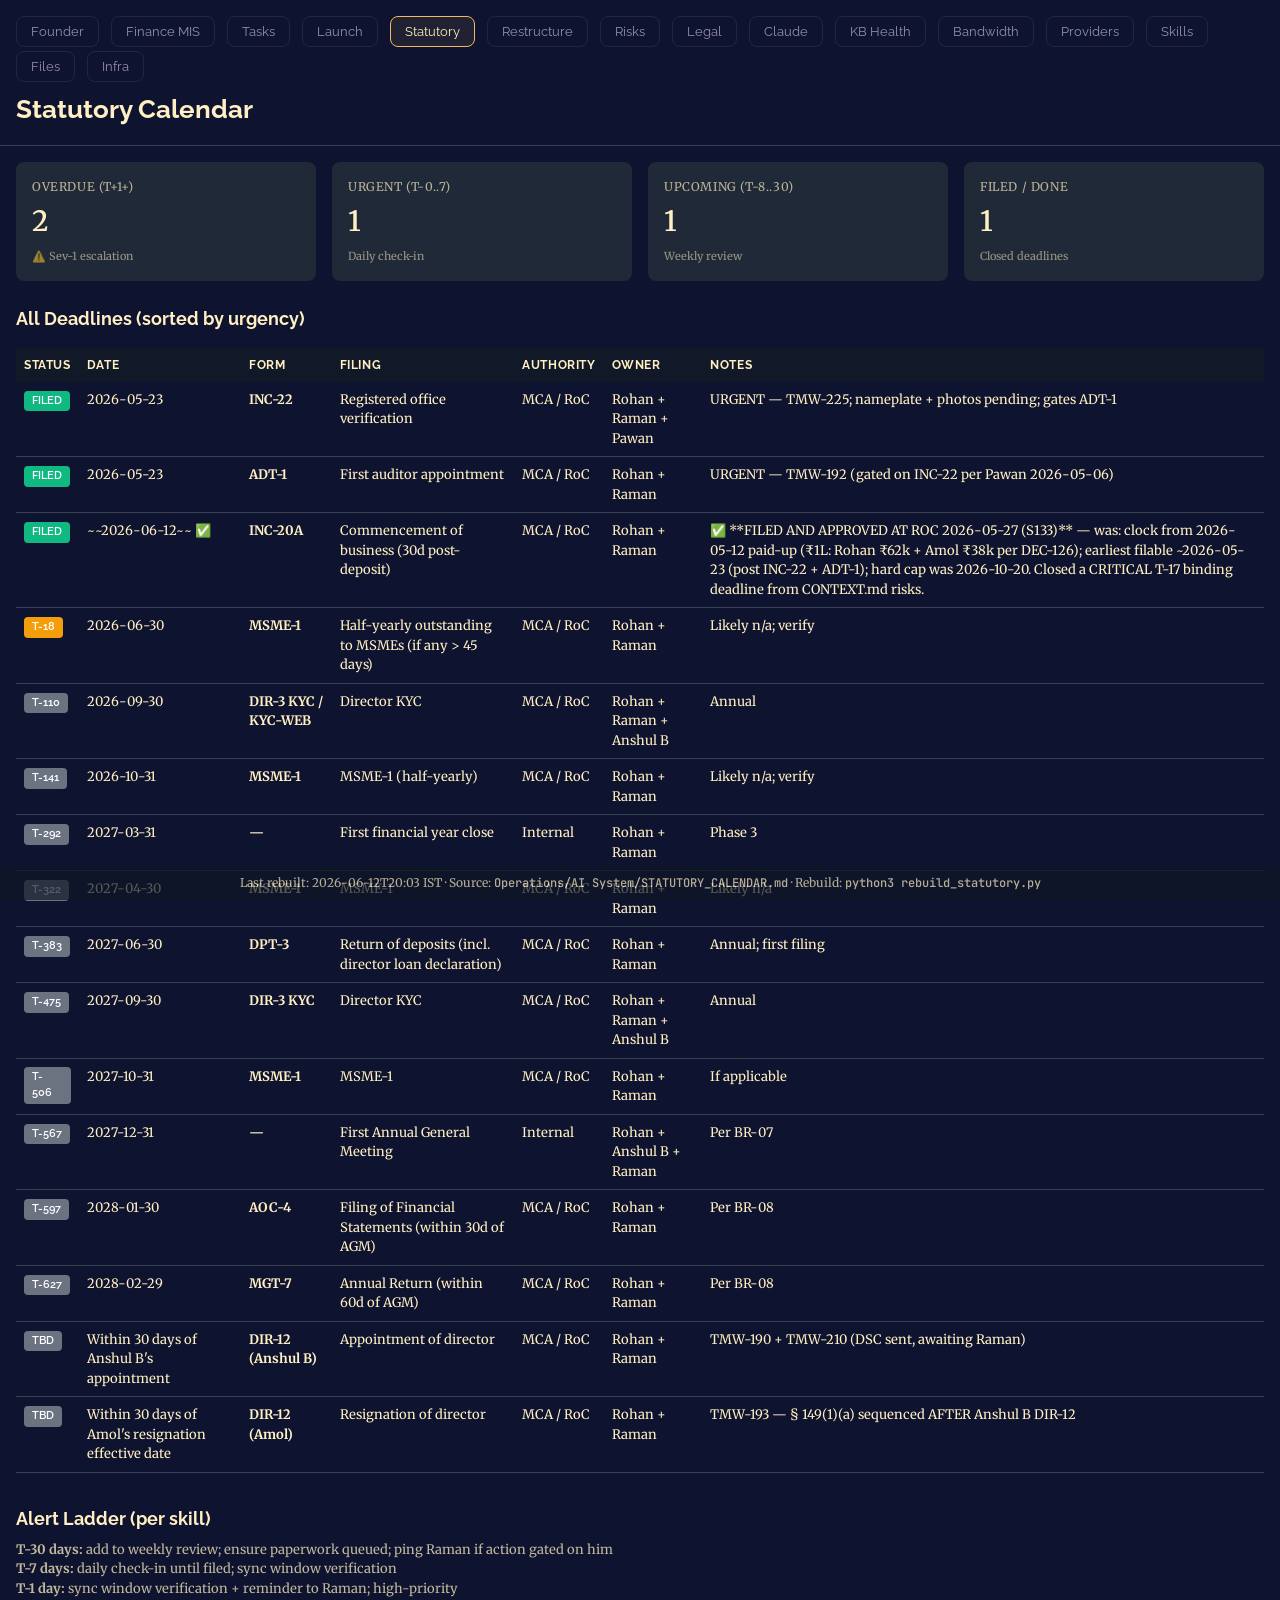
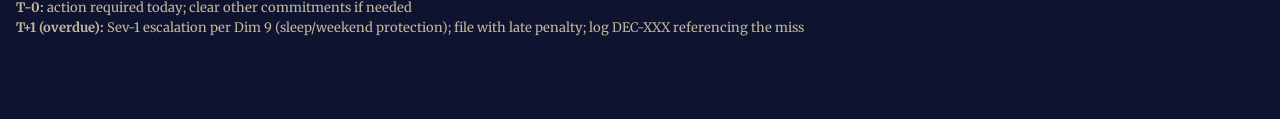
<file: statutory.html>
<!DOCTYPE html>
<html lang="en">
<head>
<meta charset="UTF-8">
<meta name="viewport" content="width=device-width, initial-scale=1.0">
<title>TMW Statutory · Founder Control Panel</title>
<link rel="stylesheet" href="dashboard-tokens.css">
<link rel="stylesheet" href="dashboard-components.css">
<link rel="icon" href="logo.jpeg">
<style>
  .metric-row { display: grid; grid-template-columns: repeat(auto-fit, minmax(200px, 1fr)); gap: 16px; margin-bottom: 24px; }
  .metric { padding: 16px; border-radius: 8px; background: var(--surface-1, #1F2937); }
  .metric .label { font-size: 12px; opacity: 0.7; text-transform: uppercase; letter-spacing: 0.05em; }
  .metric .value { font-size: 28px; font-weight: 600; margin-top: 4px; }
  .metric .sub { font-size: 11px; opacity: 0.55; margin-top: 6px; }
  .badge { display: inline-block; padding: 2px 8px; border-radius: 4px; font-size: 11px; font-weight: 600; }
  .badge--urgent { background: #DC2626; color: white; }
  .badge--high { background: #F59E0B; color: white; }
  .badge--ok { background: #10B981; color: white; }
  .badge--info { background: #3B82F6; color: white; }
  .badge--default { background: #6B7280; color: white; }
  table.t { width: 100%; border-collapse: collapse; margin: 16px 0; }
  table.t th { background: var(--surface-2, #111827); padding: 8px; text-align: left; font-size: 12px; text-transform: uppercase; letter-spacing: 0.05em; }
  table.t td { padding: 8px; border-bottom: 1px solid var(--border, #374151); font-size: 13px; vertical-align: top; }
  .empty { padding: 16px; opacity: 0.6; font-style: italic; }
  section { margin-bottom: 32px; }
  h2 { margin: 24px 0 8px; font-size: 18px; }
  .stale-banner { position: sticky; bottom: 0; padding: 8px 16px; background: var(--surface-2, #111827); font-size: 12px; opacity: 0.7; text-align: center; }
  .ds-nav { flex-wrap: wrap; gap: 4px 12px; }
  .progress-bar { width: 100%; height: 8px; background: var(--surface-2, #111827); border-radius: 4px; overflow: hidden; }
  .progress-fill { height: 100%; transition: width 0.3s ease; }
  .progress-fill--green { background: #10B981; }
  .progress-fill--amber { background: #F59E0B; }
  .progress-fill--red { background: #DC2626; }
  /* --- Mobile (≤700px): scrollable nav, scrollable tables, stacked metrics --- */
  @media (max-width: 700px) {
    .ds-nav { display: flex; flex-wrap: nowrap; overflow-x: auto; -webkit-overflow-scrolling: touch; gap: 6px; padding-bottom: 4px; }
    .ds-nav a { flex: 0 0 auto; padding: 6px 10px; font-size: 12px; white-space: nowrap; }
    table.t { display: block; width: 100%; overflow-x: auto; white-space: nowrap; -webkit-overflow-scrolling: touch; }
  }
  @media (max-width: 480px) {
    .metric-row { grid-template-columns: 1fr; }
  }
  
</style>
</head>
<body>
<div class="app-shell">
  <header class="ds-header" style="padding: 16px; border-bottom: 1px solid var(--border, #374151);">
      <nav class="ds-nav">
        <a href="index.html">Founder</a>
        <a href="finance-mis.html">Finance MIS</a>
        <a href="tasks.html">Tasks</a>
        <a href="launch-readiness.html">Launch</a>
        <a href="statutory.html" class="ds-nav-active">Statutory</a>
        <a href="restructure.html">Restructure</a>
        <a href="risk-register.html">Risks</a>
        <a href="legal.html">Legal</a>
        <a href="claude-usage.html">Claude</a>
        <a href="kb-health.html">KB Health</a>
        <a href="bandwidth.html">Bandwidth</a>
        <a href="ai-providers.html">Providers</a>
        <a href="skills.html">Skills</a>
        <a href="folder-map.html">Files</a>
        <a href="infra.html">Infra</a>
      </nav>
    <h1 style="margin: 8px 0 0;">Statutory Calendar</h1>
  </header>

  <main style="padding: 16px;">
<div class="metric-row">
  <div class="metric">
    <div class="label">Overdue (T+1+)</div>
    <div class="value">2</div>
    <div class="sub">⚠️ Sev-1 escalation</div>
  </div>
  <div class="metric">
    <div class="label">Urgent (T-0..7)</div>
    <div class="value">1</div>
    <div class="sub">Daily check-in</div>
  </div>
  <div class="metric">
    <div class="label">Upcoming (T-8..30)</div>
    <div class="value">1</div>
    <div class="sub">Weekly review</div>
  </div>
  <div class="metric">
    <div class="label">Filed / Done</div>
    <div class="value">1</div>
    <div class="sub">Closed deadlines</div>
  </div>
</div>

<section>
<h2>All Deadlines (sorted by urgency)</h2>
<table class="t">
  <thead><tr><th>Status</th><th>Date</th><th>Form</th><th>Filing</th><th>Authority</th><th>Owner</th><th>Notes</th></tr></thead>
  <tbody>
<tr><td><span class="badge badge--ok">FILED</span></td><td>2026-05-23</td><td><strong>INC-22</strong></td><td>Registered office verification</td><td>MCA / RoC</td><td>Rohan + Raman + Pawan</td><td>URGENT — TMW-225; nameplate + photos pending; gates ADT-1</td></tr>
<tr><td><span class="badge badge--ok">FILED</span></td><td>2026-05-23</td><td><strong>ADT-1</strong></td><td>First auditor appointment</td><td>MCA / RoC</td><td>Rohan + Raman</td><td>URGENT — TMW-192 (gated on INC-22 per Pawan 2026-05-06)</td></tr>
<tr><td><span class="badge badge--ok">FILED</span></td><td>~~2026-06-12~~ ✅</td><td><strong>INC-20A</strong></td><td>Commencement of business (30d post-deposit)</td><td>MCA / RoC</td><td>Rohan + Raman</td><td>✅ **FILED AND APPROVED AT ROC 2026-05-27 (S133)** — was: clock from 2026-05-12 paid-up (₹1L: Rohan ₹62k + Amol ₹38k per DEC-126); earliest filable ~2026-05-23 (post INC-22 + ADT-1); hard cap was 2026-10-20. Closed a CRITICAL T-17 binding deadline from CONTEXT.md risks.</td></tr>
<tr><td><span class="badge badge--high">T-18</span></td><td>2026-06-30</td><td><strong>MSME-1</strong></td><td>Half-yearly outstanding to MSMEs (if any > 45 days)</td><td>MCA / RoC</td><td>Rohan + Raman</td><td>Likely n/a; verify</td></tr>
<tr><td><span class="badge badge--default">T-110</span></td><td>2026-09-30</td><td><strong>DIR-3 KYC / KYC-WEB</strong></td><td>Director KYC</td><td>MCA / RoC</td><td>Rohan + Raman + Anshul B</td><td>Annual</td></tr>
<tr><td><span class="badge badge--default">T-141</span></td><td>2026-10-31</td><td><strong>MSME-1</strong></td><td>MSME-1 (half-yearly)</td><td>MCA / RoC</td><td>Rohan + Raman</td><td>Likely n/a; verify</td></tr>
<tr><td><span class="badge badge--default">T-292</span></td><td>2027-03-31</td><td><strong>—</strong></td><td>First financial year close</td><td>Internal</td><td>Rohan + Raman</td><td>Phase 3</td></tr>
<tr><td><span class="badge badge--default">T-322</span></td><td>2027-04-30</td><td><strong>MSME-1</strong></td><td>MSME-1</td><td>MCA / RoC</td><td>Rohan + Raman</td><td>Likely n/a</td></tr>
<tr><td><span class="badge badge--default">T-383</span></td><td>2027-06-30</td><td><strong>DPT-3</strong></td><td>Return of deposits (incl. director loan declaration)</td><td>MCA / RoC</td><td>Rohan + Raman</td><td>Annual; first filing</td></tr>
<tr><td><span class="badge badge--default">T-475</span></td><td>2027-09-30</td><td><strong>DIR-3 KYC</strong></td><td>Director KYC</td><td>MCA / RoC</td><td>Rohan + Raman + Anshul B</td><td>Annual</td></tr>
<tr><td><span class="badge badge--default">T-506</span></td><td>2027-10-31</td><td><strong>MSME-1</strong></td><td>MSME-1</td><td>MCA / RoC</td><td>Rohan + Raman</td><td>If applicable</td></tr>
<tr><td><span class="badge badge--default">T-567</span></td><td>2027-12-31</td><td><strong>—</strong></td><td>First Annual General Meeting</td><td>Internal</td><td>Rohan + Anshul B + Raman</td><td>Per BR-07</td></tr>
<tr><td><span class="badge badge--default">T-597</span></td><td>2028-01-30</td><td><strong>AOC-4</strong></td><td>Filing of Financial Statements (within 30d of AGM)</td><td>MCA / RoC</td><td>Rohan + Raman</td><td>Per BR-08</td></tr>
<tr><td><span class="badge badge--default">T-627</span></td><td>2028-02-29</td><td><strong>MGT-7</strong></td><td>Annual Return (within 60d of AGM)</td><td>MCA / RoC</td><td>Rohan + Raman</td><td>Per BR-08</td></tr>
<tr><td><span class="badge badge--default">TBD</span></td><td>Within 30 days of Anshul B's appointment</td><td><strong>DIR-12 (Anshul B)</strong></td><td>Appointment of director</td><td>MCA / RoC</td><td>Rohan + Raman</td><td>TMW-190 + TMW-210 (DSC sent, awaiting Raman)</td></tr>
<tr><td><span class="badge badge--default">TBD</span></td><td>Within 30 days of Amol's resignation effective date</td><td><strong>DIR-12 (Amol)</strong></td><td>Resignation of director</td><td>MCA / RoC</td><td>Rohan + Raman</td><td>TMW-193 — § 149(1)(a) sequenced AFTER Anshul B DIR-12</td></tr>
  </tbody>
</table>
</section>

<section>
<h2>Alert Ladder (per skill)</h2>
<p style="font-size: 13px; opacity: 0.75;">
<strong>T-30 days:</strong> add to weekly review; ensure paperwork queued; ping Raman if action gated on him<br>
<strong>T-7 days:</strong> daily check-in until filed; sync window verification<br>
<strong>T-1 day:</strong> sync window verification + reminder to Raman; high-priority<br>
<strong>T-0:</strong> action required today; clear other commitments if needed<br>
<strong>T+1 (overdue):</strong> Sev-1 escalation per Dim 9 (sleep/weekend protection); file with late penalty; log DEC-XXX referencing the miss
</p>
</section>

  </main>

  <div class="stale-banner">
    Last rebuilt: 2026-06-12T20:03 IST · Source: <code>Operations/AI System/STATUTORY_CALENDAR.md</code> · Rebuild: <code>python3 rebuild_statutory.py</code>
  </div>
</div>
</body>
</html>
</file>
<file: dashboard-tokens.css>
/* ============================================================
 * TrackMyWings Internal Dashboards — Design Tokens
 * Source of truth: Operations/Internal Dashboards/Design System/DESIGN.md
 * Palette: CANONICAL TMW "Aero Nocturne" brand (S141 rebrand 2026-05-31).
 *   Hex authoritative from V1_Flutter/lib/theme/tokens.dart (AeroColors) +
 *   Design/Brand/Color Palette/TMW_COLORS.md. Mirrors tmw_brand_tokens.css.
 * Token NAMES are stable; only values changed in the rebrand, so no per-page
 * HTML edits were required. Brand rules: never pure #000/#fff (use Haiti /
 * Egg White); error = Copper; Inter forbidden as a primary face.
 * ============================================================ */

@import url('https://fonts.googleapis.com/css2?family=Raleway:wght@400;500;600;700;800&family=Merriweather:wght@400;700&family=JetBrains+Mono:wght@500;600&display=swap');

:root {
  /* --- Surfaces (Aero Nocturne — dark, brand hex) --- */
  --bg-base:        #0E132F;                    /* Haiti — page canvas */
  --bg-elev:        #1A1F3D;                    /* Port Gore — nav / elevated chrome */
  --bg-card:        #302154;                    /* Deep Port Gore — cards */
  --line:           rgba(76, 62, 112, 0.40);    /* East Bay @ 40% — border */
  --line-soft:      rgba(76, 62, 112, 0.18);    /* East Bay @ 18% — hairline */

  /* --- Ink (Egg White / Amethyst Smoke / Lynch) --- */
  --ink-hi:         #FFEFC2;                     /* Egg White — primary text */
  --ink-mid:        #978CB5;                     /* Amethyst Smoke — secondary */
  --ink-low:        #6A719A;                     /* Lynch — muted / tertiary */

  /* --- Signal Gold (PRIMARY accent — Cream Can, ≤10% of pixels) --- */
  --gold:           #F2B95F;                     /* Cream Can */
  --gold-tint:      rgba(242, 185, 95, 0.15);
  --gold-tint-soft: rgba(242, 185, 95, 0.08);

  /* --- Brand accents: Strikemaster (SECONDARY) + Lilac (TERTIARY) --- */
  --plum:           #A06E9B;                     /* Strikemaster */
  --plum-tint:      rgba(160, 110, 155, 0.18);
  --rose:           #CEABCA;                     /* Lilac (brand has no rose; Lilac is tertiary) */
  --rose-tint:      rgba(206, 171, 202, 0.18);

  /* --- Functional (brand-faithful: warn = Cream Can, danger = Copper; no off-brand red) --- */
  --warn:           #F2B95F;                     /* Cream Can — HIGH / caution */
  --warn-tint:      rgba(242, 185, 95, 0.15);
  --danger:         #B28134;                     /* Copper — URGENT / overdue / error */
  --danger-tint:    rgba(178, 129, 52, 0.16);

  /* --- Status extras (brand) --- */
  --ok:             #FFE08A;                     /* Salomie — OK / on-time / done */
  --ok-tint:        rgba(255, 224, 138, 0.16);
  --live:           #3DD9D6;                     /* Cockpit Cyan — live / active */
  --live-tint:      rgba(61, 217, 214, 0.16);

  /* --- Gradients --- */
  --grad-primary:   linear-gradient(135deg, #0E132F 0%, #1A1F3D 25%, #4C3E70 50%, #A06E9B 100%);
  --grad-gold:      linear-gradient(135deg, #302154 0%, #773C71 30%, #B28134 64%, #FFE08A 100%);

  /* --- Modal scrim --- */
  --scrim:          rgba(14, 19, 47, 0.78);      /* Haiti @ 78% */

  /* --- Typography (Raleway display · Merriweather body · JetBrains Mono numerics) --- */
  --font-display:   'Raleway', system-ui, -apple-system, sans-serif;
  --font-body:      'Merriweather', Georgia, 'Times New Roman', serif;
  --font-mono:      'JetBrains Mono', ui-monospace, SFMono-Regular, monospace;

  /* --- Spacing scale (vary for rhythm; never uniform) --- */
  --sp-xs:    6px;
  --sp-sm:   10px;
  --sp-md:   14px;
  --sp-lg:   22px;
  --sp-xl:   28px;
  --sp-xxl:  36px;
  --sp-xxxl: 48px;

  /* --- Radius --- */
  --r-pill: 999px;
  --r-xs:    4px;
  --r-sm:    6px;
  --r-md:    8px;
  --r-lg:   12px;
  --r-xl:   14px;

  /* --- Motion (ease-out-quart, no bounce) --- */
  --ease:   cubic-bezier(0.215, 0.61, 0.355, 1);
  --t-fast: 150ms;
  --t-mid:  200ms;
  --t-slow: 400ms;
}

/* --- Reset --- */
*, *::before, *::after { box-sizing: border-box; margin: 0; padding: 0; }
html, body { background: var(--bg-base); }

body {
  font-family: var(--font-body);  /* Merriweather body — distinctive brand serif */
  color: var(--ink-hi);
  font-size: 13px;
  font-weight: 400;
  line-height: 1.5;
  min-height: 100vh;
  -webkit-font-smoothing: antialiased;
  overflow-x: hidden;             /* never let a stray wide element break mobile layout */
}

/* Chrome = Raleway (headings, nav, labels, badges, buttons) */
h1, h2, h3, h4, h5, h6, nav, .ds-nav, .ds-display, .ds-headline, .ds-label,
.ds-micro, button, th, .badge { font-family: var(--font-display); }

/* --- Tabular numerics (no exceptions) --- */
.num, .ds-num, td.num, th.num,
.ds-metric-val, .ds-metric-lead-val,
.ds-stat-val, .ds-tool-count, .ds-tool-rank,
code, .ds-mono, time {
  font-variant-numeric: tabular-nums;
}

code, .ds-mono {
  font-family: var(--font-mono);
  font-size: 12px;
  font-weight: 500;
}

/* --- Type scale utility classes --- */
.ds-display     { font-size: 32px; font-weight: 700; line-height: 1.1;  letter-spacing: -0.02em; }
.ds-headline    { font-size: 20px; font-weight: 600; line-height: 1.25; letter-spacing: -0.01em; }
.ds-body-strong { font-size: 13px; font-weight: 500; line-height: 1.5; }
.ds-body        { font-size: 13px; font-weight: 400; line-height: 1.5; }
.ds-label       { font-size: 11px;  font-weight: 600; letter-spacing: 0.08em; text-transform: uppercase; line-height: 1.3; }
.ds-micro       { font-size: 10.5px; font-weight: 600; letter-spacing: 0.1em;  text-transform: uppercase; line-height: 1.3; }

/* --- Focus rings (WCAG AA) --- */
:focus-visible { outline: 2px solid var(--gold); outline-offset: 2px; }
:focus:not(:focus-visible) { outline: none; }

/* --- Reduced motion --- */
@media (prefers-reduced-motion: reduce) {
  *, *::before, *::after {
    animation-duration: 0.01ms !important;
    animation-iteration-count: 1 !important;
    transition-duration: 0.01ms !important;
    scroll-behavior: auto !important;
  }
}

/* --- Selection --- */
::selection { background: var(--gold-tint); color: var(--ink-hi); }

/* ============================================================
 * Mobile baseline (≤ 700px = tablet portrait, ≤ 480px = phone)
 * ============================================================ */
@media (max-width: 700px) {
  body { font-size: 12.5px; }
  .ds-display { font-size: 24px; letter-spacing: -0.015em; }
  .ds-headline { font-size: 17px; }
  .ds-label { font-size: 10.5px; letter-spacing: 0.06em; }
}

@media (max-width: 480px) {
  body { font-size: 12.5px; }
  .ds-display { font-size: 22px; }
}

/* Phone-only horizontal scroll wrapper for any table that won't fit. */
@media (max-width: 700px) {
  .ds-frame.ds-frame-flush {
    overflow-x: auto;
    -webkit-overflow-scrolling: touch;
  }
}
</file>
<file: dashboard-components.css>
/* ============================================================
 * TrackMyWings Internal Dashboards — Component Library
 * Concatenated from 12 partials in /components/
 * Built: 2026-05-31T02:21:04
 * Edit individual partials, then re-run build_dashboard_assets.py.
 * ============================================================ */

/* === Component: App Shell ============================================
 * Page-level wrap, top bar, nav, meta footer.
 * Used by every dashboard.
 * =================================================================== */

.ds-wrap {
  max-width: 1320px;
  margin: 0 auto;
  padding: var(--sp-xl) var(--sp-xl) var(--sp-xxxl);
}

@media (max-width: 700px) {
  .ds-wrap { padding: var(--sp-lg) var(--sp-md) var(--sp-xxl); }
}

/* --- Top bar --- */
.ds-top {
  display: flex;
  justify-content: space-between;
  align-items: flex-end;
  gap: var(--sp-lg);
  padding-bottom: var(--sp-lg);
  border-bottom: 1px solid var(--line);
  margin-bottom: var(--sp-xxl);
}

.ds-top-brand { display: flex; align-items: center; gap: var(--sp-md); }

.ds-top-logo {
  width: 40px;
  height: 40px;
  border-radius: var(--r-md);
  object-fit: cover;
  border: 1px solid var(--line-soft);
  background: var(--bg-card);
}

.ds-top h1 { /* uses .ds-display via class composition */ }
.ds-top .ds-lede { color: var(--ink-mid); font-size: 13px; margin-top: var(--sp-xs); }

/* --- Nav (cross-dashboard) --- */
.ds-nav { display: flex; gap: var(--sp-xs); flex-wrap: wrap; }

.ds-nav a, .ds-nav button {
  background: transparent;
  color: var(--ink-mid);
  border: 1px solid var(--line);
  padding: 8px 14px;
  border-radius: var(--r-md);
  font-size: 13px;
  cursor: pointer;
  text-decoration: none;
  font-family: inherit;
  font-weight: 400;
  line-height: 1;
  transition: color var(--t-fast) var(--ease), border-color var(--t-fast) var(--ease);
  display: inline-flex;
  align-items: center;
  gap: 6px;
  white-space: nowrap;
}

.ds-nav a:hover, .ds-nav button:hover { color: var(--gold); border-color: var(--gold); }
.ds-nav a.ds-nav-active { color: var(--ink-hi); border-color: var(--gold); background: var(--gold-tint-soft); }

/* --- Meta footer --- */
.ds-meta {
  margin-top: var(--sp-xl);
  font-size: 11px;
  color: var(--ink-low);
  display: flex;
  gap: var(--sp-lg);
  flex-wrap: wrap;
}

@media (max-width: 700px) {
  .ds-top { flex-direction: column; align-items: flex-start; }
  /* Horizontally scrollable nav so all links stay reachable on a phone. */
  .ds-nav {
    width: 100%;
    flex-wrap: nowrap;
    overflow-x: auto;
    -webkit-overflow-scrolling: touch;
    gap: 6px;
    padding-bottom: 4px;
  }
  .ds-nav a, .ds-nav button { flex: 0 0 auto; padding: 6px 10px; font-size: 12px; }
}

/* --- Phone-tighter chrome --- */
@media (max-width: 480px) {
  .ds-wrap { padding: var(--sp-md) var(--sp-sm) var(--sp-xl); }
  .ds-top { padding-bottom: var(--sp-md); margin-bottom: var(--sp-lg); gap: var(--sp-md); }
  .ds-top-logo { width: 32px; height: 32px; }
  .ds-top .ds-lede { font-size: 12px; }
  .ds-nav { gap: 4px; }
  .ds-nav a, .ds-nav button { padding: 6px 10px; font-size: 12px; }
  .ds-meta { gap: var(--sp-md); font-size: 10.5px; }
}

/* === Component: Buttons =============================================
 * Primary (gold solid) and Ghost (border-only).
 * Hover via color/border shifts only. No transforms, no shadows.
 * =================================================================== */

.ds-btn-primary {
  background: var(--gold);
  color: var(--bg-base);
  border: none;
  border-radius: var(--r-md);
  padding: 12px 18px;
  font-family: inherit;
  font-size: 13px;
  font-weight: 600;
  line-height: 1;
  letter-spacing: 0.005em;
  cursor: pointer;
  transition: filter var(--t-fast) var(--ease);
}
.ds-btn-primary:hover { filter: brightness(1.06); }
.ds-btn-primary:active { filter: brightness(0.96); }
.ds-btn-primary:disabled { opacity: 0.5; cursor: not-allowed; }

.ds-btn-ghost {
  background: transparent;
  color: var(--ink-mid);
  border: 1px solid var(--line);
  border-radius: var(--r-md);
  padding: 8px 14px;
  font-family: inherit;
  font-size: 13px;
  font-weight: 400;
  line-height: 1;
  cursor: pointer;
  transition: color var(--t-fast) var(--ease), border-color var(--t-fast) var(--ease);
}
.ds-btn-ghost:hover { color: var(--gold); border-color: var(--gold); }

/* === Component: Metric Tile + Asymmetric Grid ======================
 * The signature primitive. Lead variant for the single most important
 * number per page (one per page maximum).
 * =================================================================== */

/* --- Asymmetric grid (1.6fr lead + N×1fr secondary) --- */
.ds-metrics {
  display: grid;
  grid-template-columns: 1.6fr 1fr 1fr 1fr;
  gap: var(--sp-md);
  margin-bottom: var(--sp-xxl);
}
.ds-metrics-3 { grid-template-columns: 1.6fr 1fr 1fr; }
.ds-metrics-5 { grid-template-columns: 1.6fr 1fr 1fr 1fr 1fr; }

@media (max-width: 900px) {
  .ds-metrics, .ds-metrics-3, .ds-metrics-5 { grid-template-columns: 1fr 1fr; }
}
@media (max-width: 480px) {
  .ds-metrics, .ds-metrics-3, .ds-metrics-5 { grid-template-columns: 1fr; }
}

/* --- Metric tile --- */
.ds-metric {
  background: var(--bg-card);
  border: 1px solid var(--line-soft);
  border-radius: var(--r-lg);
  padding: var(--sp-lg) var(--sp-xl);
  color: var(--ink-hi);
  display: flex;
  flex-direction: column;
}

.ds-metric-lead {
  background: linear-gradient(140deg, var(--bg-card) 0%, var(--bg-elev) 100%);
  border-color: var(--line);
}

.ds-metric-lbl {
  color: var(--ink-low);
  font-size: 11px;
  font-weight: 600;
  letter-spacing: 0.08em;
  text-transform: uppercase;
}

.ds-metric-val {
  font-size: 30px;
  font-weight: 700;
  letter-spacing: -0.025em;
  line-height: 1;
  margin-top: var(--sp-md);
  font-variant-numeric: tabular-nums;
  color: var(--ink-hi);
}

.ds-metric-lead .ds-metric-val { font-size: 40px; }

.ds-metric-sub {
  color: var(--ink-mid);
  font-size: 12px;
  line-height: 1.45;
  margin-top: var(--sp-xs);
}

/* --- Tone variants for state-coded tiles --- */
.ds-metric.tone-warn { border-color: var(--warn); }
.ds-metric.tone-warn .ds-metric-val { color: var(--warn); }
.ds-metric.tone-danger { border-color: var(--danger); background: var(--danger-tint); }
.ds-metric.tone-danger .ds-metric-val { color: var(--danger); }
.ds-metric.tone-gold .ds-metric-val { color: var(--gold); }

/* --- Phone-only smaller metric values + tighter padding --- */
@media (max-width: 700px) {
  .ds-metric { padding: var(--sp-md) var(--sp-md); }
  .ds-metric-val { font-size: 24px; margin-top: var(--sp-sm); }
  .ds-metric-lead .ds-metric-val { font-size: 30px; }
  .ds-metric-sub { font-size: 11px; }
}
@media (max-width: 480px) {
  .ds-metric { padding: var(--sp-sm) var(--sp-md); }
  .ds-metric-val { font-size: 22px; }
  .ds-metric-lead .ds-metric-val { font-size: 26px; }
  .ds-metrics { gap: var(--sp-sm); margin-bottom: var(--sp-xl); }
}

/* === Component: Section Head + Chart Frame =========================
 * Section heads sit directly on the page (no card wrapping).
 * Chart frames wrap content where containment helps readability.
 * =================================================================== */

.ds-section { margin-bottom: var(--sp-xxxl); }

.ds-section-head {
  display: flex;
  justify-content: space-between;
  align-items: baseline;
  gap: var(--sp-md);
  margin-bottom: var(--sp-md);
}

.ds-section-title {
  font-size: 13px;
  font-weight: 600;
  letter-spacing: 0.08em;
  color: var(--ink-mid);
  text-transform: uppercase;
}

.ds-section-aside {
  font-size: 12px;
  color: var(--ink-low);
  font-variant-numeric: tabular-nums;
}

.ds-frame {
  background: var(--bg-card);
  border: 1px solid var(--line-soft);
  border-radius: var(--r-lg);
  padding: var(--sp-lg);
}

.ds-frame.ds-frame-flush { padding: 0; }

.ds-cols-2 {
  display: grid;
  grid-template-columns: 1fr 1fr;
  gap: var(--sp-lg);
}
.ds-cols-3 {
  display: grid;
  grid-template-columns: 2fr 1fr 1fr;
  gap: var(--sp-lg);
}

@media (max-width: 900px) {
  .ds-cols-2, .ds-cols-3 { grid-template-columns: 1fr; }
}

canvas { max-height: 320px; }

/* --- Phone-only tighter sections + smaller chart heights --- */
@media (max-width: 700px) {
  .ds-section { margin-bottom: var(--sp-xxl); }
  .ds-frame { padding: var(--sp-md); }
  canvas { max-height: 240px; }
  .ds-section-head { gap: var(--sp-sm); flex-wrap: wrap; }
}
@media (max-width: 480px) {
  .ds-section { margin-bottom: var(--sp-xl); }
  canvas { max-height: 220px; }
}

/* === Component: Sortable Table =====================================
 * Dense data row. Body Strong text, tabular numerics, soft dividers.
 * Hover lifts row to bg-elev. No transforms, no shadows.
 * =================================================================== */

.ds-table {
  width: 100%;
  border-collapse: collapse;
  font-family: inherit;
  color: var(--ink-hi);
}

.ds-table thead th {
  text-align: left;
  padding: 12px 14px;
  font-size: 10.5px;
  font-weight: 600;
  letter-spacing: 0.1em;
  text-transform: uppercase;
  color: var(--ink-low);
  border-bottom: 1px solid var(--line);
  background: transparent;
  white-space: nowrap;
}

.ds-table thead th.sortable {
  cursor: pointer;
  user-select: none;
  transition: color var(--t-fast) var(--ease);
}
.ds-table thead th.sortable:hover,
.ds-table thead th.sortable.active { color: var(--gold); }

.ds-table tbody td {
  padding: 12px 14px;
  font-size: 13px;
  font-weight: 500;
  line-height: 1.5;
  border-bottom: 1px solid var(--line-soft);
  vertical-align: middle;
}

.ds-table tbody tr:last-child td { border-bottom: none; }

.ds-table tbody tr.clickable {
  cursor: pointer;
  transition: background var(--t-mid) var(--ease);
}
.ds-table tbody tr.clickable:hover td { background: var(--bg-elev); }

.ds-table .num,
.ds-table .ds-num,
.ds-table th.num,
.ds-table td.num {
  text-align: right;
  font-variant-numeric: tabular-nums;
}

/* --- Row state: replaces the forbidden side-stripe pattern.
 *     Use full-row background tint + leading icon/badge instead. --- */
.ds-table tr.row-overdue td { background: var(--danger-tint); }
.ds-table tr.row-overdue td:first-child { color: var(--danger); font-weight: 600; }

.ds-table tr.row-due-soon td { background: var(--warn-tint); }
.ds-table tr.row-due-soon td:first-child { color: var(--warn); font-weight: 600; }

.ds-table tr.row-stale td { background: var(--bg-elev); color: var(--ink-mid); }

/* --- Empty state --- */
.ds-table-empty {
  padding: 36px 14px;
  text-align: center;
  color: var(--ink-mid);
  font-size: 13px;
}

/* --- Phone: tighter cells, smaller text, scrollable parent (in tokens.css) --- */
@media (max-width: 700px) {
  .ds-table thead th { padding: 9px 10px; font-size: 9.5px; letter-spacing: 0.07em; }
  .ds-table tbody td { padding: 9px 10px; font-size: 12px; }
  .ds-table .num { font-size: 11.5px; }
  /* Fallback for tables not wrapped in a .ds-frame scroll container:
     let the table itself scroll horizontally rather than break layout. */
  .ds-table { display: block; width: 100%; overflow-x: auto; -webkit-overflow-scrolling: touch; white-space: nowrap; }
}
@media (max-width: 480px) {
  .ds-table thead th { padding: 8px 8px; }
  .ds-table tbody td { padding: 8px 8px; font-size: 11.5px; }
  .ds-table-empty { padding: 24px 10px; }
}

/* === Component: Badge ==============================================
 * Inline metadata pill. Used for model family, dept, status.
 * Color carries semantic role; text is the primary signal.
 * =================================================================== */

.ds-badge {
  display: inline-block;
  padding: 2px 7px;
  border-radius: var(--r-xs);
  font-family: inherit;
  font-size: 10.5px;
  font-weight: 600;
  letter-spacing: 0.04em;
  white-space: nowrap;
  line-height: 1.4;
}

/* --- Model family --- */
.ds-badge-opus   { background: var(--gold-tint); color: var(--gold); }
.ds-badge-sonnet { background: var(--plum-tint); color: var(--plum); }
.ds-badge-haiku  { background: var(--rose-tint); color: var(--rose); }
.ds-badge-other  { background: rgba(76, 62, 112, 0.18); color: var(--ink-low); }

/* --- Dept (collapsed from 12-color rainbow to 3 roles per One-Hue-One-Job Rule) --- */
.ds-badge-dept           { background: var(--plum-tint); color: var(--plum); }
.ds-badge-dept-finance   { background: var(--gold-tint); color: var(--gold); }
.ds-badge-dept-legal     { background: var(--danger-tint); color: var(--danger); }
.ds-badge-dept-other     { background: rgba(76, 62, 112, 0.18); color: var(--ink-low); }

/* --- Status --- */
.ds-badge-warn   { background: var(--warn-tint); color: var(--warn); }
.ds-badge-danger { background: var(--danger-tint); color: var(--danger); }
.ds-badge-ok     { background: rgba(255, 224, 138, 0.18); color: #FFE08A; }

/* --- Priority (replaces side-stripe pattern) --- */
.ds-badge-pri-critical { background: var(--danger-tint); color: var(--danger); }
.ds-badge-pri-high     { background: var(--warn-tint); color: var(--warn); }
.ds-badge-pri-medium   { background: var(--gold-tint); color: var(--gold); }
.ds-badge-pri-low      { background: rgba(76, 62, 112, 0.18); color: var(--ink-low); }

/* === Component: Filter Inputs ======================================
 * Text and select fields. Border shifts to gold on focus.
 * No glow, no transform. WCAG-compliant focus ring.
 * =================================================================== */

.ds-filters {
  display: flex;
  gap: var(--sp-sm);
  flex-wrap: wrap;
  margin-bottom: var(--sp-md);
}

.ds-filter {
  background: var(--bg-card);
  color: var(--ink-hi);
  border: 1px solid var(--line);
  border-radius: var(--r-md);
  padding: 9px 13px;
  font-family: inherit;
  font-size: 13px;
  font-weight: 400;
  min-width: 160px;
  transition: border-color var(--t-fast) var(--ease);
  appearance: none;
  -webkit-appearance: none;
  background-image: none;
}

.ds-filter:focus {
  outline: none;
  border-color: var(--gold);
}

.ds-filter::placeholder { color: var(--ink-low); }

.ds-filter-search {
  flex: 1;
  min-width: 200px;
}

/* --- Custom select chevron (no native UA arrow) --- */
select.ds-filter {
  background-image: url("data:image/svg+xml;utf8,<svg xmlns='http://www.w3.org/2000/svg' width='10' height='10' viewBox='0 0 10 10'><path fill='%23978cb5' d='M1 3l4 4 4-4'/></svg>");
  background-repeat: no-repeat;
  background-position: right 12px center;
  padding-right: 32px;
  cursor: pointer;
}

.ds-filter-clear {
  background: transparent;
  color: var(--ink-low);
  border: 1px solid var(--line-soft);
  border-radius: var(--r-md);
  padding: 9px 13px;
  font-size: 12px;
  cursor: pointer;
  transition: color var(--t-fast) var(--ease), border-color var(--t-fast) var(--ease);
}
.ds-filter-clear:hover { color: var(--gold); border-color: var(--gold); }

/* --- Phone: filters stack full-width, no min-width forcing overflow --- */
@media (max-width: 700px) {
  .ds-filters { gap: var(--sp-xs); }
  .ds-filter { min-width: 0; flex: 1 1 calc(50% - var(--sp-xs)); padding: 8px 11px; font-size: 12.5px; }
  .ds-filter-search { flex: 1 1 100%; }
  .ds-filter-clear { padding: 8px 11px; font-size: 12px; }
}
@media (max-width: 480px) {
  .ds-filter { flex: 1 1 100%; }
}

/* === Component: Modal ==============================================
 * Scrim, not lift. Modal sits on the page; backdrop is a flat tint.
 * No backdrop-filter, no box-shadow on the surface.
 * =================================================================== */

.ds-scrim {
  position: fixed;
  inset: 0;
  background: var(--scrim);
  display: none;
  align-items: center;
  justify-content: center;
  padding: 20px;
  z-index: 50;
  animation: ds-scrim-in var(--t-mid) var(--ease);
}
.ds-scrim.show { display: flex; }

@keyframes ds-scrim-in {
  from { opacity: 0; }
  to   { opacity: 1; }
}

.ds-modal {
  position: relative;
  background: var(--bg-elev);
  border: 1px solid var(--line);
  border-radius: var(--r-xl);
  padding: var(--sp-xl) var(--sp-xxl);
  max-width: 720px;
  width: 100%;
  max-height: 86vh;
  overflow-y: auto;
  color: var(--ink-hi);
}

.ds-modal-close {
  position: absolute;
  top: 18px;
  right: 22px;
  background: transparent;
  border: none;
  color: var(--ink-mid);
  font-size: 22px;
  line-height: 1;
  cursor: pointer;
  transition: color var(--t-fast) var(--ease);
  padding: 4px 8px;
}
.ds-modal-close:hover { color: var(--ink-hi); }

.ds-modal-title {
  font-size: 20px;
  font-weight: 600;
  letter-spacing: -0.01em;
  line-height: 1.25;
  margin-bottom: var(--sp-xs);
}

.ds-modal-sub {
  color: var(--ink-mid);
  font-size: 12px;
  margin-bottom: var(--sp-xl);
}

.ds-modal-grid {
  display: grid;
  grid-template-columns: repeat(auto-fit, minmax(140px, 1fr));
  gap: var(--sp-md);
  margin-bottom: var(--sp-xl);
}

.ds-modal-stat {}
.ds-modal-stat .lbl {
  color: var(--ink-low);
  font-size: 10.5px;
  font-weight: 600;
  letter-spacing: 0.08em;
  text-transform: uppercase;
}
.ds-modal-stat .val {
  color: var(--ink-hi);
  font-size: 20px;
  font-weight: 600;
  margin-top: 4px;
  font-variant-numeric: tabular-nums;
  letter-spacing: -0.01em;
}

/* --- Phone: modal padding tighter, full-bleed feel --- */
@media (max-width: 700px) {
  .ds-scrim { padding: var(--sp-sm); }
  .ds-modal { padding: var(--sp-lg); }
  .ds-modal-title { font-size: 17px; }
  .ds-modal-grid { gap: var(--sp-sm); }
  .ds-modal-stat .val { font-size: 17px; }
}

/* === Component: Login Card =========================================
 * First surface every fresh session sees. Logo lockup centerpiece.
 * No glassmorphism, no drop shadow, no transform.
 * =================================================================== */

.ds-login-overlay {
  position: fixed;
  inset: 0;
  background: var(--bg-base);
  display: flex;
  align-items: center;
  justify-content: center;
  padding: 20px;
  z-index: 999;
}

.ds-login-card {
  background: var(--bg-card);
  border: 1px solid var(--line);
  border-radius: var(--r-xl);
  padding: var(--sp-xxl) 40px;
  min-width: 320px;
  max-width: 400px;
  width: 100%;
  text-align: center;
  font-family: inherit;
  color: var(--ink-hi);
}

.ds-login-logo {
  width: 88px;
  height: 88px;
  border-radius: var(--r-lg);
  object-fit: cover;
  margin: 0 auto var(--sp-lg);
  display: block;
  border: 1px solid var(--line-soft);
}

.ds-login-title {
  font-size: 22px;
  font-weight: 600;
  letter-spacing: -0.015em;
  line-height: 1.2;
  color: var(--ink-hi);
  margin-bottom: 6px;
}

.ds-login-sub {
  color: var(--ink-mid);
  font-size: 12px;
  margin-bottom: var(--sp-lg);
}

.ds-login-card .ds-filter {
  width: 100%;
  padding: 12px 14px;
  font-size: 14px;
  text-align: center;
  letter-spacing: 0.05em;
}

.ds-login-card .ds-btn-primary {
  width: 100%;
  margin-top: var(--sp-sm);
  padding: 13px;
  font-size: 14px;
  font-weight: 600;
}

.ds-login-err {
  color: var(--danger);
  font-size: 12px;
  margin-top: var(--sp-sm);
  display: none;
  min-height: 18px;
}
.ds-login-err.show { display: block; }

/* --- Phone/tablet: login lockup never overflows the viewport ---
   The non-mobile card has min-width:320px + 40px side padding (= 400px),
   which overflows narrow phones. Relax min-width early and shrink side
   padding so the card always fits within the 20px overlay gutters. */
@media (max-width: 700px) {
  .ds-login-overlay { padding: 16px; }
  .ds-login-card { padding: var(--sp-xl) var(--sp-lg); min-width: 0; max-width: 380px; }
}
@media (max-width: 480px) {
  .ds-login-card { padding: var(--sp-lg) var(--sp-md); min-width: 0; }
  .ds-login-logo { width: 64px; height: 64px; margin-bottom: var(--sp-md); }
  .ds-login-title { font-size: 19px; }
  .ds-login-sub { font-size: 11.5px; }
}

/* === Component: Tool Row (Signature Primitive) =====================
 * Ranked list with proportional bar viz. Used for tool leaderboards,
 * top-projects in modals, dept-task counts. Per Signal Gold Rule, only
 * the rank-1 row uses gold for the count; others use ink-hi.
 * =================================================================== */

.ds-tool-list {
  background: var(--bg-card);
  border: 1px solid var(--line-soft);
  border-radius: var(--r-lg);
  padding: 8px 0;
  font-family: inherit;
}

.ds-tool-row {
  display: grid;
  grid-template-columns: 28px 1fr auto;
  align-items: center;
  gap: var(--sp-md);
  padding: 10px var(--sp-lg);
  border-bottom: 1px solid var(--line-soft);
}
.ds-tool-row:last-child { border-bottom: none; }

.ds-tool-rank {
  color: var(--ink-low);
  font-size: 12px;
  font-variant-numeric: tabular-nums;
}

.ds-tool-name {
  color: var(--ink-hi);
  font-size: 14px;
  font-weight: 500;
}

.ds-tool-count {
  color: var(--ink-hi);
  font-size: 13px;
  font-weight: 600;
  font-variant-numeric: tabular-nums;
}

/* Only the rank-1 row gets gold count (Signal Gold Rule) */
.ds-tool-row.rank-1 .ds-tool-count { color: var(--gold); }

.ds-tool-bar {
  grid-column: 2 / 4;
  height: 4px;
  margin-top: 6px;
  background: var(--gold-tint-soft);
  border-radius: 2px;
  position: relative;
  overflow: hidden;
}

.ds-tool-bar i {
  position: absolute;
  left: 0;
  top: 0;
  bottom: 0;
  background: var(--gold);
  border-radius: 2px;
  transition: width var(--t-slow) var(--ease);
}

/* --- Phone: tighter tool rows --- */
@media (max-width: 480px) {
  .ds-tool-row { padding: 9px var(--sp-md); gap: var(--sp-sm); }
  .ds-tool-rank { font-size: 11px; }
  .ds-tool-name { font-size: 13px; }
  .ds-tool-count { font-size: 12px; }
}

/* === Component: Milestone Strip (Hero) =============================
 * 5 major journey wins, horizontal rail with a thin gold path. Logo
 * marks the keystone (incorporation). Designed for motivation at glance.
 * =================================================================== */

.ds-milestones {
  position: relative;
  padding: var(--sp-xl) 0 var(--sp-md);
  overflow-x: auto;
  scrollbar-width: thin;
  scrollbar-color: var(--line) transparent;
}

.ds-milestones::-webkit-scrollbar { height: 6px; }
.ds-milestones::-webkit-scrollbar-track { background: transparent; }
.ds-milestones::-webkit-scrollbar-thumb { background: var(--line); border-radius: 3px; }

.ds-milestone-rail {
  display: grid;
  grid-template-columns: repeat(5, minmax(220px, 1fr));
  gap: 0;
  position: relative;
  min-width: max-content;
  padding-bottom: var(--sp-md);
}

/* The connecting gold path */
.ds-milestone-rail::before {
  content: '';
  position: absolute;
  top: 28px;
  left: 12%;
  right: 12%;
  height: 2px;
  background: linear-gradient(90deg,
    var(--gold-tint) 0%,
    var(--gold) 25%,
    var(--gold) 75%,
    var(--gold-tint) 100%);
  z-index: 0;
}

.ds-milestone {
  position: relative;
  z-index: 1;
  padding: 0 var(--sp-sm);
  text-align: center;
}

.ds-milestone-dot {
  width: 16px;
  height: 16px;
  border-radius: 50%;
  background: var(--bg-base);
  border: 2px solid var(--gold);
  margin: 0 auto var(--sp-sm);
  position: relative;
  z-index: 2;
  transition: transform var(--t-mid) var(--ease);
}

.ds-milestone:hover .ds-milestone-dot { transform: scale(1.15); }

.ds-milestone-dot::after {
  content: '';
  position: absolute;
  inset: 3px;
  border-radius: 50%;
  background: var(--gold);
}

/* Keystone (incorporation) variant — bigger, with logo */
.ds-milestone.keystone .ds-milestone-dot {
  width: 56px;
  height: 56px;
  border-width: 2px;
  margin-top: -20px;
  background: var(--bg-card);
  overflow: hidden;
}
.ds-milestone.keystone .ds-milestone-dot::after { display: none; }
.ds-milestone.keystone .ds-milestone-logo {
  width: 100%;
  height: 100%;
  object-fit: cover;
  display: block;
}

.ds-milestone-date {
  font-size: 10.5px;
  font-weight: 600;
  letter-spacing: 0.1em;
  text-transform: uppercase;
  color: var(--ink-low);
  font-variant-numeric: tabular-nums;
  margin-bottom: 4px;
}

.ds-milestone-title {
  font-size: 13px;
  font-weight: 600;
  color: var(--ink-hi);
  line-height: 1.3;
  margin-bottom: 3px;
}

.ds-milestone.keystone .ds-milestone-title {
  color: var(--gold);
  font-size: 14px;
}

.ds-milestone-note {
  font-size: 11.5px;
  color: var(--ink-mid);
  line-height: 1.4;
}

@media (max-width: 900px) {
  .ds-milestone-rail { grid-template-columns: repeat(5, 200px); }
}

/* --- Phone: milestone rail tightens. Already horizontal-scrolls; just shrink the cards. --- */
@media (max-width: 700px) {
  .ds-milestone-rail { grid-template-columns: repeat(5, 170px); }
  .ds-milestone-title { font-size: 12px; }
  .ds-milestone-note { font-size: 11px; }
}
@media (max-width: 480px) {
  .ds-milestone-rail { grid-template-columns: repeat(5, 150px); }
  .ds-milestone.keystone .ds-milestone-dot { width: 44px; height: 44px; margin-top: -14px; }
  .ds-milestone-date { font-size: 9.5px; }
}

/* === Component: Stale-Data Banner ==================================
 * Fires when the snapshot is older than 150 min (launchd is hourly +90 grace).
 * Catches silent launchd failures.
 * =================================================================== */

.ds-stale {
  display: none;
  background: var(--danger-tint);
  border: 1px solid var(--danger);
  color: var(--ink-hi);
  padding: 12px 18px;
  border-radius: var(--r-lg);
  margin-bottom: var(--sp-lg);
  font-size: 13px;
  line-height: 1.5;
}
.ds-stale.show { display: block; }
.ds-stale b { color: var(--danger); }
.ds-stale code {
  background: var(--bg-base);
  padding: 1px 6px;
  border-radius: var(--r-xs);
  font-size: 11px;
}
</file>
